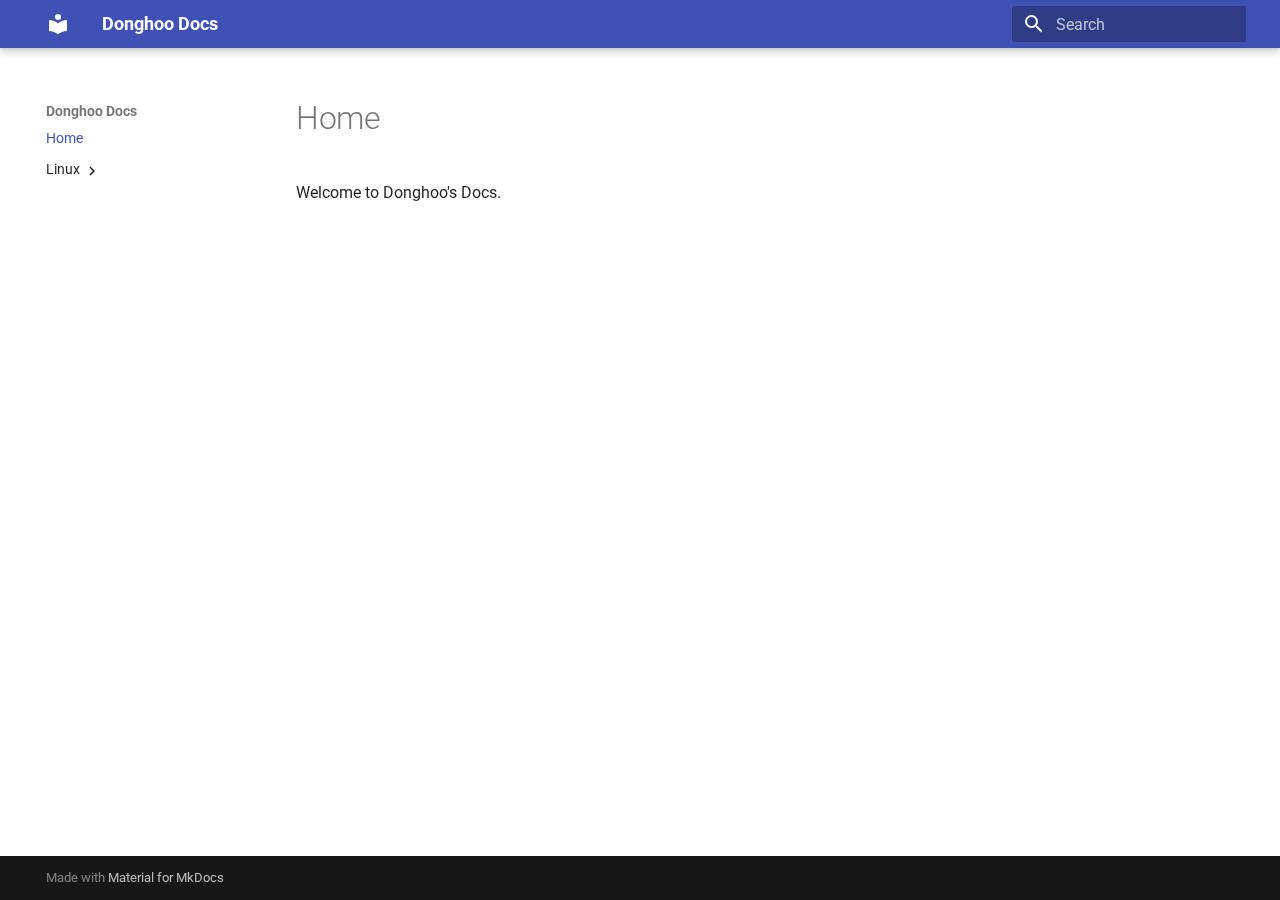
<file: index.html>
<!doctype html>
<html lang="en" class="no-js">
  <head>
    
      <meta charset="utf-8">
      <meta name="viewport" content="width=device-width,initial-scale=1">
      
      
      
        <link rel="canonical" href="https://donghoo03.github.io/">
      
      
      
        <link rel="next" href="linux/MkDocs%EB%A1%9C%20GitHub%20Pages%20%EA%B5%AC%EC%B6%95%ED%95%98%EA%B8%B0/">
      
      
        
      
      
      <link rel="icon" href="assets/images/favicon.png">
      <meta name="generator" content="mkdocs-1.6.1, mkdocs-material-9.7.1">
    
    
      
        <title>Donghoo Docs</title>
      
    
    
      <link rel="stylesheet" href="assets/stylesheets/main.484c7ddc.min.css">
      
      


    
    
      
    
    
      
        
        
        <link rel="preconnect" href="https://fonts.gstatic.com" crossorigin>
        <link rel="stylesheet" href="https://fonts.googleapis.com/css?family=Roboto:300,300i,400,400i,700,700i%7CRoboto+Mono:400,400i,700,700i&display=fallback">
        <style>:root{--md-text-font:"Roboto";--md-code-font:"Roboto Mono"}</style>
      
    
    
      <link rel="stylesheet" href="assets/stylesheets/extra.css">
    
    <script>__md_scope=new URL(".",location),__md_hash=e=>[...e].reduce(((e,_)=>(e<<5)-e+_.charCodeAt(0)),0),__md_get=(e,_=localStorage,t=__md_scope)=>JSON.parse(_.getItem(t.pathname+"."+e)),__md_set=(e,_,t=localStorage,a=__md_scope)=>{try{t.setItem(a.pathname+"."+e,JSON.stringify(_))}catch(e){}}</script>
    
      

    
    
  </head>
  
  
    <body dir="ltr">
  
    
    <input class="md-toggle" data-md-toggle="drawer" type="checkbox" id="__drawer" autocomplete="off">
    <input class="md-toggle" data-md-toggle="search" type="checkbox" id="__search" autocomplete="off">
    <label class="md-overlay" for="__drawer"></label>
    <div data-md-component="skip">
      
        
        <a href="#home" class="md-skip">
          Skip to content
        </a>
      
    </div>
    <div data-md-component="announce">
      
    </div>
    
    
      

  

<header class="md-header md-header--shadow" data-md-component="header">
  <nav class="md-header__inner md-grid" aria-label="Header">
    <a href="." title="Donghoo Docs" class="md-header__button md-logo" aria-label="Donghoo Docs" data-md-component="logo">
      
  
  <svg xmlns="http://www.w3.org/2000/svg" viewBox="0 0 24 24"><path d="M12 8a3 3 0 0 0 3-3 3 3 0 0 0-3-3 3 3 0 0 0-3 3 3 3 0 0 0 3 3m0 3.54C9.64 9.35 6.5 8 3 8v11c3.5 0 6.64 1.35 9 3.54 2.36-2.19 5.5-3.54 9-3.54V8c-3.5 0-6.64 1.35-9 3.54"/></svg>

    </a>
    <label class="md-header__button md-icon" for="__drawer">
      
      <svg xmlns="http://www.w3.org/2000/svg" viewBox="0 0 24 24"><path d="M3 6h18v2H3zm0 5h18v2H3zm0 5h18v2H3z"/></svg>
    </label>
    <div class="md-header__title" data-md-component="header-title">
      <div class="md-header__ellipsis">
        <div class="md-header__topic">
          <span class="md-ellipsis">
            Donghoo Docs
          </span>
        </div>
        <div class="md-header__topic" data-md-component="header-topic">
          <span class="md-ellipsis">
            
              Home
            
          </span>
        </div>
      </div>
    </div>
    
    
      <script>var palette=__md_get("__palette");if(palette&&palette.color){if("(prefers-color-scheme)"===palette.color.media){var media=matchMedia("(prefers-color-scheme: light)"),input=document.querySelector(media.matches?"[data-md-color-media='(prefers-color-scheme: light)']":"[data-md-color-media='(prefers-color-scheme: dark)']");palette.color.media=input.getAttribute("data-md-color-media"),palette.color.scheme=input.getAttribute("data-md-color-scheme"),palette.color.primary=input.getAttribute("data-md-color-primary"),palette.color.accent=input.getAttribute("data-md-color-accent")}for(var[key,value]of Object.entries(palette.color))document.body.setAttribute("data-md-color-"+key,value)}</script>
    
    
    
      
      
        <label class="md-header__button md-icon" for="__search">
          
          <svg xmlns="http://www.w3.org/2000/svg" viewBox="0 0 24 24"><path d="M9.5 3A6.5 6.5 0 0 1 16 9.5c0 1.61-.59 3.09-1.56 4.23l.27.27h.79l5 5-1.5 1.5-5-5v-.79l-.27-.27A6.52 6.52 0 0 1 9.5 16 6.5 6.5 0 0 1 3 9.5 6.5 6.5 0 0 1 9.5 3m0 2C7 5 5 7 5 9.5S7 14 9.5 14 14 12 14 9.5 12 5 9.5 5"/></svg>
        </label>
        <div class="md-search" data-md-component="search" role="dialog">
  <label class="md-search__overlay" for="__search"></label>
  <div class="md-search__inner" role="search">
    <form class="md-search__form" name="search">
      <input type="text" class="md-search__input" name="query" aria-label="Search" placeholder="Search" autocapitalize="off" autocorrect="off" autocomplete="off" spellcheck="false" data-md-component="search-query" required>
      <label class="md-search__icon md-icon" for="__search">
        
        <svg xmlns="http://www.w3.org/2000/svg" viewBox="0 0 24 24"><path d="M9.5 3A6.5 6.5 0 0 1 16 9.5c0 1.61-.59 3.09-1.56 4.23l.27.27h.79l5 5-1.5 1.5-5-5v-.79l-.27-.27A6.52 6.52 0 0 1 9.5 16 6.5 6.5 0 0 1 3 9.5 6.5 6.5 0 0 1 9.5 3m0 2C7 5 5 7 5 9.5S7 14 9.5 14 14 12 14 9.5 12 5 9.5 5"/></svg>
        
        <svg xmlns="http://www.w3.org/2000/svg" viewBox="0 0 24 24"><path d="M20 11v2H8l5.5 5.5-1.42 1.42L4.16 12l7.92-7.92L13.5 5.5 8 11z"/></svg>
      </label>
      <nav class="md-search__options" aria-label="Search">
        
        <button type="reset" class="md-search__icon md-icon" title="Clear" aria-label="Clear" tabindex="-1">
          
          <svg xmlns="http://www.w3.org/2000/svg" viewBox="0 0 24 24"><path d="M19 6.41 17.59 5 12 10.59 6.41 5 5 6.41 10.59 12 5 17.59 6.41 19 12 13.41 17.59 19 19 17.59 13.41 12z"/></svg>
        </button>
      </nav>
      
    </form>
    <div class="md-search__output">
      <div class="md-search__scrollwrap" tabindex="0" data-md-scrollfix>
        <div class="md-search-result" data-md-component="search-result">
          <div class="md-search-result__meta">
            Initializing search
          </div>
          <ol class="md-search-result__list" role="presentation"></ol>
        </div>
      </div>
    </div>
  </div>
</div>
      
    
    
  </nav>
  
</header>
    
    <div class="md-container" data-md-component="container">
      
      
        
          
        
      
      <main class="md-main" data-md-component="main">
        <div class="md-main__inner md-grid">
          
            
              
              <div class="md-sidebar md-sidebar--primary" data-md-component="sidebar" data-md-type="navigation" >
                <div class="md-sidebar__scrollwrap">
                  <div class="md-sidebar__inner">
                    



<nav class="md-nav md-nav--primary" aria-label="Navigation" data-md-level="0">
  <label class="md-nav__title" for="__drawer">
    <a href="." title="Donghoo Docs" class="md-nav__button md-logo" aria-label="Donghoo Docs" data-md-component="logo">
      
  
  <svg xmlns="http://www.w3.org/2000/svg" viewBox="0 0 24 24"><path d="M12 8a3 3 0 0 0 3-3 3 3 0 0 0-3-3 3 3 0 0 0-3 3 3 3 0 0 0 3 3m0 3.54C9.64 9.35 6.5 8 3 8v11c3.5 0 6.64 1.35 9 3.54 2.36-2.19 5.5-3.54 9-3.54V8c-3.5 0-6.64 1.35-9 3.54"/></svg>

    </a>
    Donghoo Docs
  </label>
  
  <ul class="md-nav__list" data-md-scrollfix>
    
      
      
  
  
    
  
  
  
    <li class="md-nav__item md-nav__item--active">
      
      <input class="md-nav__toggle md-toggle" type="checkbox" id="__toc">
      
      
        
      
      
      <a href="." class="md-nav__link md-nav__link--active">
        
  
  
  <span class="md-ellipsis">
    
  
    Home
  

    
  </span>
  
  

      </a>
      
    </li>
  

    
      
      
  
  
  
  
    
    
    
    
    
    <li class="md-nav__item md-nav__item--nested">
      
        
        
        <input class="md-nav__toggle md-toggle " type="checkbox" id="__nav_2" >
        
          
          <label class="md-nav__link" for="__nav_2" id="__nav_2_label" tabindex="0">
            
  
  
  <span class="md-ellipsis">
    
  
    Linux
  

    
  </span>
  
  

            <span class="md-nav__icon md-icon"></span>
          </label>
        
        <nav class="md-nav" data-md-level="1" aria-labelledby="__nav_2_label" aria-expanded="false">
          <label class="md-nav__title" for="__nav_2">
            <span class="md-nav__icon md-icon"></span>
            
  
    Linux
  

          </label>
          <ul class="md-nav__list" data-md-scrollfix>
            
              
                
  
  
  
  
    <li class="md-nav__item">
      <a href="linux/MkDocs%EB%A1%9C%20GitHub%20Pages%20%EA%B5%AC%EC%B6%95%ED%95%98%EA%B8%B0/" class="md-nav__link">
        
  
  
  <span class="md-ellipsis">
    
  
    Mkdocs로 Github Pages 구축하기
  

    
  </span>
  
  

      </a>
    </li>
  

              
            
              
                
  
  
  
  
    <li class="md-nav__item">
      <a href="linux/Test_visibility/" class="md-nav__link">
        
  
  
  <span class="md-ellipsis">
    
  
    Test Visibility
  

    
  </span>
  
  

      </a>
    </li>
  

              
            
          </ul>
        </nav>
      
    </li>
  

    
  </ul>
</nav>
                  </div>
                </div>
              </div>
            
            
              
              <div class="md-sidebar md-sidebar--secondary" data-md-component="sidebar" data-md-type="toc" >
                <div class="md-sidebar__scrollwrap">
                  <div class="md-sidebar__inner">
                    

<nav class="md-nav md-nav--secondary" aria-label="Table of contents">
  
  
  
    
  
  
</nav>
                  </div>
                </div>
              </div>
            
          
          
            <div class="md-content" data-md-component="content">
              
              <article class="md-content__inner md-typeset">
                
                  



<h1 id="home">Home</h1>
<p>Welcome to Donghoo's Docs.</p>







  
  






                
              </article>
            </div>
          
          
<script>var target=document.getElementById(location.hash.slice(1));target&&target.name&&(target.checked=target.name.startsWith("__tabbed_"))</script>
        </div>
        
      </main>
      
        <footer class="md-footer">
  
  <div class="md-footer-meta md-typeset">
    <div class="md-footer-meta__inner md-grid">
      <div class="md-copyright">
  
  
    Made with
    <a href="https://squidfunk.github.io/mkdocs-material/" target="_blank" rel="noopener">
      Material for MkDocs
    </a>
  
</div>
      
    </div>
  </div>
</footer>
      
    </div>
    <div class="md-dialog" data-md-component="dialog">
      <div class="md-dialog__inner md-typeset"></div>
    </div>
    
    
    
      
      
      <script id="__config" type="application/json">{"annotate": null, "base": ".", "features": [], "search": "assets/javascripts/workers/search.2c215733.min.js", "tags": null, "translations": {"clipboard.copied": "Copied to clipboard", "clipboard.copy": "Copy to clipboard", "search.result.more.one": "1 more on this page", "search.result.more.other": "# more on this page", "search.result.none": "No matching documents", "search.result.one": "1 matching document", "search.result.other": "# matching documents", "search.result.placeholder": "Type to start searching", "search.result.term.missing": "Missing", "select.version": "Select version"}, "version": null}</script>
    
    
      <script src="assets/javascripts/bundle.79ae519e.min.js"></script>
      
        <script src="assets/javascripts/marquee.js"></script>
      
    
  </body>
</html>
</file>
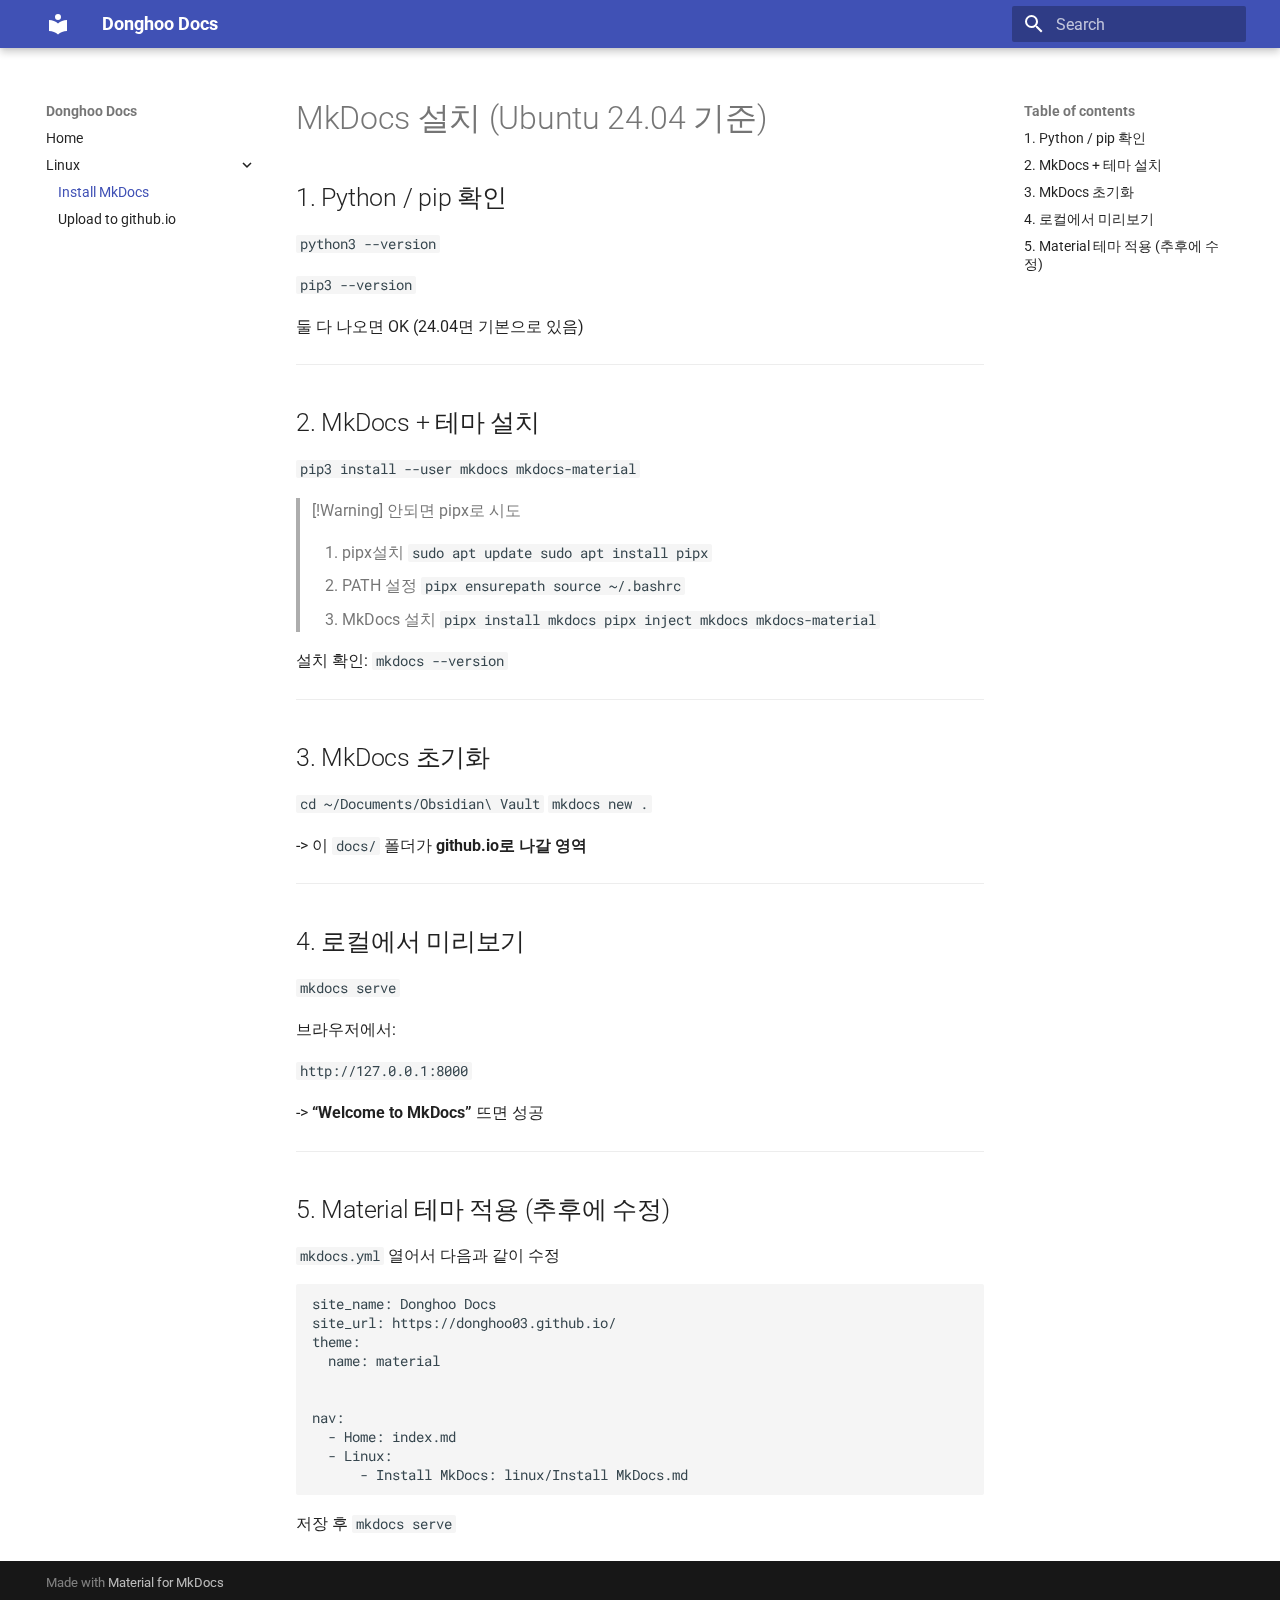
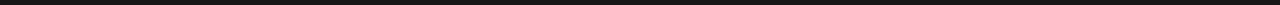
<file: linux/Install MkDocs/index.html>
<!doctype html>
<html lang="en" class="no-js">
  <head>
    
      <meta charset="utf-8">
      <meta name="viewport" content="width=device-width,initial-scale=1">
      
      
      
        <link rel="canonical" href="https://donghoo03.github.io/linux/Install%20MkDocs/">
      
      
        <link rel="prev" href="../..">
      
      
        <link rel="next" href="../Upload%20to%20github.io/">
      
      
        
      
      
      <link rel="icon" href="../../assets/images/favicon.png">
      <meta name="generator" content="mkdocs-1.6.1, mkdocs-material-9.7.1">
    
    
      
        <title>Install MkDocs - Donghoo Docs</title>
      
    
    
      <link rel="stylesheet" href="../../assets/stylesheets/main.484c7ddc.min.css">
      
      


    
    
      
    
    
      
        
        
        <link rel="preconnect" href="https://fonts.gstatic.com" crossorigin>
        <link rel="stylesheet" href="https://fonts.googleapis.com/css?family=Roboto:300,300i,400,400i,700,700i%7CRoboto+Mono:400,400i,700,700i&display=fallback">
        <style>:root{--md-text-font:"Roboto";--md-code-font:"Roboto Mono"}</style>
      
    
    
    <script>__md_scope=new URL("../..",location),__md_hash=e=>[...e].reduce(((e,_)=>(e<<5)-e+_.charCodeAt(0)),0),__md_get=(e,_=localStorage,t=__md_scope)=>JSON.parse(_.getItem(t.pathname+"."+e)),__md_set=(e,_,t=localStorage,a=__md_scope)=>{try{t.setItem(a.pathname+"."+e,JSON.stringify(_))}catch(e){}}</script>
    
      

    
    
  </head>
  
  
    <body dir="ltr">
  
    
    <input class="md-toggle" data-md-toggle="drawer" type="checkbox" id="__drawer" autocomplete="off">
    <input class="md-toggle" data-md-toggle="search" type="checkbox" id="__search" autocomplete="off">
    <label class="md-overlay" for="__drawer"></label>
    <div data-md-component="skip">
      
        
        <a href="#mkdocs-ubuntu-2404" class="md-skip">
          Skip to content
        </a>
      
    </div>
    <div data-md-component="announce">
      
    </div>
    
    
      

  

<header class="md-header md-header--shadow" data-md-component="header">
  <nav class="md-header__inner md-grid" aria-label="Header">
    <a href="../.." title="Donghoo Docs" class="md-header__button md-logo" aria-label="Donghoo Docs" data-md-component="logo">
      
  
  <svg xmlns="http://www.w3.org/2000/svg" viewBox="0 0 24 24"><path d="M12 8a3 3 0 0 0 3-3 3 3 0 0 0-3-3 3 3 0 0 0-3 3 3 3 0 0 0 3 3m0 3.54C9.64 9.35 6.5 8 3 8v11c3.5 0 6.64 1.35 9 3.54 2.36-2.19 5.5-3.54 9-3.54V8c-3.5 0-6.64 1.35-9 3.54"/></svg>

    </a>
    <label class="md-header__button md-icon" for="__drawer">
      
      <svg xmlns="http://www.w3.org/2000/svg" viewBox="0 0 24 24"><path d="M3 6h18v2H3zm0 5h18v2H3zm0 5h18v2H3z"/></svg>
    </label>
    <div class="md-header__title" data-md-component="header-title">
      <div class="md-header__ellipsis">
        <div class="md-header__topic">
          <span class="md-ellipsis">
            Donghoo Docs
          </span>
        </div>
        <div class="md-header__topic" data-md-component="header-topic">
          <span class="md-ellipsis">
            
              Install MkDocs
            
          </span>
        </div>
      </div>
    </div>
    
    
      <script>var palette=__md_get("__palette");if(palette&&palette.color){if("(prefers-color-scheme)"===palette.color.media){var media=matchMedia("(prefers-color-scheme: light)"),input=document.querySelector(media.matches?"[data-md-color-media='(prefers-color-scheme: light)']":"[data-md-color-media='(prefers-color-scheme: dark)']");palette.color.media=input.getAttribute("data-md-color-media"),palette.color.scheme=input.getAttribute("data-md-color-scheme"),palette.color.primary=input.getAttribute("data-md-color-primary"),palette.color.accent=input.getAttribute("data-md-color-accent")}for(var[key,value]of Object.entries(palette.color))document.body.setAttribute("data-md-color-"+key,value)}</script>
    
    
    
      
      
        <label class="md-header__button md-icon" for="__search">
          
          <svg xmlns="http://www.w3.org/2000/svg" viewBox="0 0 24 24"><path d="M9.5 3A6.5 6.5 0 0 1 16 9.5c0 1.61-.59 3.09-1.56 4.23l.27.27h.79l5 5-1.5 1.5-5-5v-.79l-.27-.27A6.52 6.52 0 0 1 9.5 16 6.5 6.5 0 0 1 3 9.5 6.5 6.5 0 0 1 9.5 3m0 2C7 5 5 7 5 9.5S7 14 9.5 14 14 12 14 9.5 12 5 9.5 5"/></svg>
        </label>
        <div class="md-search" data-md-component="search" role="dialog">
  <label class="md-search__overlay" for="__search"></label>
  <div class="md-search__inner" role="search">
    <form class="md-search__form" name="search">
      <input type="text" class="md-search__input" name="query" aria-label="Search" placeholder="Search" autocapitalize="off" autocorrect="off" autocomplete="off" spellcheck="false" data-md-component="search-query" required>
      <label class="md-search__icon md-icon" for="__search">
        
        <svg xmlns="http://www.w3.org/2000/svg" viewBox="0 0 24 24"><path d="M9.5 3A6.5 6.5 0 0 1 16 9.5c0 1.61-.59 3.09-1.56 4.23l.27.27h.79l5 5-1.5 1.5-5-5v-.79l-.27-.27A6.52 6.52 0 0 1 9.5 16 6.5 6.5 0 0 1 3 9.5 6.5 6.5 0 0 1 9.5 3m0 2C7 5 5 7 5 9.5S7 14 9.5 14 14 12 14 9.5 12 5 9.5 5"/></svg>
        
        <svg xmlns="http://www.w3.org/2000/svg" viewBox="0 0 24 24"><path d="M20 11v2H8l5.5 5.5-1.42 1.42L4.16 12l7.92-7.92L13.5 5.5 8 11z"/></svg>
      </label>
      <nav class="md-search__options" aria-label="Search">
        
        <button type="reset" class="md-search__icon md-icon" title="Clear" aria-label="Clear" tabindex="-1">
          
          <svg xmlns="http://www.w3.org/2000/svg" viewBox="0 0 24 24"><path d="M19 6.41 17.59 5 12 10.59 6.41 5 5 6.41 10.59 12 5 17.59 6.41 19 12 13.41 17.59 19 19 17.59 13.41 12z"/></svg>
        </button>
      </nav>
      
    </form>
    <div class="md-search__output">
      <div class="md-search__scrollwrap" tabindex="0" data-md-scrollfix>
        <div class="md-search-result" data-md-component="search-result">
          <div class="md-search-result__meta">
            Initializing search
          </div>
          <ol class="md-search-result__list" role="presentation"></ol>
        </div>
      </div>
    </div>
  </div>
</div>
      
    
    
  </nav>
  
</header>
    
    <div class="md-container" data-md-component="container">
      
      
        
          
        
      
      <main class="md-main" data-md-component="main">
        <div class="md-main__inner md-grid">
          
            
              
              <div class="md-sidebar md-sidebar--primary" data-md-component="sidebar" data-md-type="navigation" >
                <div class="md-sidebar__scrollwrap">
                  <div class="md-sidebar__inner">
                    



<nav class="md-nav md-nav--primary" aria-label="Navigation" data-md-level="0">
  <label class="md-nav__title" for="__drawer">
    <a href="../.." title="Donghoo Docs" class="md-nav__button md-logo" aria-label="Donghoo Docs" data-md-component="logo">
      
  
  <svg xmlns="http://www.w3.org/2000/svg" viewBox="0 0 24 24"><path d="M12 8a3 3 0 0 0 3-3 3 3 0 0 0-3-3 3 3 0 0 0-3 3 3 3 0 0 0 3 3m0 3.54C9.64 9.35 6.5 8 3 8v11c3.5 0 6.64 1.35 9 3.54 2.36-2.19 5.5-3.54 9-3.54V8c-3.5 0-6.64 1.35-9 3.54"/></svg>

    </a>
    Donghoo Docs
  </label>
  
  <ul class="md-nav__list" data-md-scrollfix>
    
      
      
  
  
  
  
    <li class="md-nav__item">
      <a href="../.." class="md-nav__link">
        
  
  
  <span class="md-ellipsis">
    
  
    Home
  

    
  </span>
  
  

      </a>
    </li>
  

    
      
      
  
  
    
  
  
  
    
    
    
    
    
    <li class="md-nav__item md-nav__item--active md-nav__item--nested">
      
        
        
        <input class="md-nav__toggle md-toggle " type="checkbox" id="__nav_2" checked>
        
          
          <label class="md-nav__link" for="__nav_2" id="__nav_2_label" tabindex="0">
            
  
  
  <span class="md-ellipsis">
    
  
    Linux
  

    
  </span>
  
  

            <span class="md-nav__icon md-icon"></span>
          </label>
        
        <nav class="md-nav" data-md-level="1" aria-labelledby="__nav_2_label" aria-expanded="true">
          <label class="md-nav__title" for="__nav_2">
            <span class="md-nav__icon md-icon"></span>
            
  
    Linux
  

          </label>
          <ul class="md-nav__list" data-md-scrollfix>
            
              
                
  
  
    
  
  
  
    <li class="md-nav__item md-nav__item--active">
      
      <input class="md-nav__toggle md-toggle" type="checkbox" id="__toc">
      
      
        
      
      
        <label class="md-nav__link md-nav__link--active" for="__toc">
          
  
  
  <span class="md-ellipsis">
    
  
    Install MkDocs
  

    
  </span>
  
  

          <span class="md-nav__icon md-icon"></span>
        </label>
      
      <a href="./" class="md-nav__link md-nav__link--active">
        
  
  
  <span class="md-ellipsis">
    
  
    Install MkDocs
  

    
  </span>
  
  

      </a>
      
        

<nav class="md-nav md-nav--secondary" aria-label="Table of contents">
  
  
  
    
  
  
    <label class="md-nav__title" for="__toc">
      <span class="md-nav__icon md-icon"></span>
      Table of contents
    </label>
    <ul class="md-nav__list" data-md-component="toc" data-md-scrollfix>
      
        <li class="md-nav__item">
  <a href="#1-python-pip" class="md-nav__link">
    <span class="md-ellipsis">
      
        1. Python / pip 확인
      
    </span>
  </a>
  
</li>
      
        <li class="md-nav__item">
  <a href="#2-mkdocs" class="md-nav__link">
    <span class="md-ellipsis">
      
        2. MkDocs + 테마 설치
      
    </span>
  </a>
  
</li>
      
        <li class="md-nav__item">
  <a href="#3-mkdocs" class="md-nav__link">
    <span class="md-ellipsis">
      
        3. MkDocs 초기화
      
    </span>
  </a>
  
</li>
      
        <li class="md-nav__item">
  <a href="#4" class="md-nav__link">
    <span class="md-ellipsis">
      
        4. 로컬에서 미리보기
      
    </span>
  </a>
  
</li>
      
        <li class="md-nav__item">
  <a href="#5-material" class="md-nav__link">
    <span class="md-ellipsis">
      
        5. Material 테마 적용 (추후에 수정)
      
    </span>
  </a>
  
</li>
      
    </ul>
  
</nav>
      
    </li>
  

              
            
              
                
  
  
  
  
    <li class="md-nav__item">
      <a href="../Upload%20to%20github.io/" class="md-nav__link">
        
  
  
  <span class="md-ellipsis">
    
  
    Upload to github.io
  

    
  </span>
  
  

      </a>
    </li>
  

              
            
          </ul>
        </nav>
      
    </li>
  

    
  </ul>
</nav>
                  </div>
                </div>
              </div>
            
            
              
              <div class="md-sidebar md-sidebar--secondary" data-md-component="sidebar" data-md-type="toc" >
                <div class="md-sidebar__scrollwrap">
                  <div class="md-sidebar__inner">
                    

<nav class="md-nav md-nav--secondary" aria-label="Table of contents">
  
  
  
    
  
  
    <label class="md-nav__title" for="__toc">
      <span class="md-nav__icon md-icon"></span>
      Table of contents
    </label>
    <ul class="md-nav__list" data-md-component="toc" data-md-scrollfix>
      
        <li class="md-nav__item">
  <a href="#1-python-pip" class="md-nav__link">
    <span class="md-ellipsis">
      
        1. Python / pip 확인
      
    </span>
  </a>
  
</li>
      
        <li class="md-nav__item">
  <a href="#2-mkdocs" class="md-nav__link">
    <span class="md-ellipsis">
      
        2. MkDocs + 테마 설치
      
    </span>
  </a>
  
</li>
      
        <li class="md-nav__item">
  <a href="#3-mkdocs" class="md-nav__link">
    <span class="md-ellipsis">
      
        3. MkDocs 초기화
      
    </span>
  </a>
  
</li>
      
        <li class="md-nav__item">
  <a href="#4" class="md-nav__link">
    <span class="md-ellipsis">
      
        4. 로컬에서 미리보기
      
    </span>
  </a>
  
</li>
      
        <li class="md-nav__item">
  <a href="#5-material" class="md-nav__link">
    <span class="md-ellipsis">
      
        5. Material 테마 적용 (추후에 수정)
      
    </span>
  </a>
  
</li>
      
    </ul>
  
</nav>
                  </div>
                </div>
              </div>
            
          
          
            <div class="md-content" data-md-component="content">
              
              <article class="md-content__inner md-typeset">
                
                  



<h1 id="mkdocs-ubuntu-2404">MkDocs 설치 (Ubuntu 24.04 기준)</h1>
<h2 id="1-python-pip">1. Python / pip 확인</h2>
<p><code>python3 --version</code> </p>
<p><code>pip3 --version</code></p>
<p>둘 다 나오면 OK   (24.04면 기본으로 있음)</p>
<hr />
<h2 id="2-mkdocs">2. MkDocs + 테마 설치</h2>
<p><code>pip3 install --user mkdocs mkdocs-material</code></p>
<blockquote>
<p>[!Warning] 안되면 pipx로 시도</p>
<ol>
<li>pipx설치
<code>sudo apt update
sudo apt install pipx</code></li>
<li>PATH 설정
<code>pipx ensurepath
source ~/.bashrc</code></li>
<li>MkDocs 설치
<code>pipx install mkdocs
pipx inject mkdocs mkdocs-material</code></li>
</ol>
</blockquote>
<p>설치 확인:
<code>mkdocs --version</code></p>
<hr />
<h2 id="3-mkdocs">3. MkDocs 초기화</h2>
<p><code>cd ~/Documents/Obsidian\ Vault</code>
<code>mkdocs new .</code></p>
<p>-&gt; 이 <code>docs/</code> 폴더가 <strong>github.io로 나갈 영역</strong></p>
<hr />
<h2 id="4">4. 로컬에서 미리보기</h2>
<p><code>mkdocs serve</code></p>
<p>브라우저에서:</p>
<p><code>http://127.0.0.1:8000</code></p>
<p>-&gt; <strong>“Welcome to MkDocs”</strong> 뜨면 성공 </p>
<hr />
<h2 id="5-material">5. Material 테마 적용 (추후에 수정)</h2>
<p><code>mkdocs.yml</code> 열어서 다음과 같이 수정</p>
<pre><code>site_name: Donghoo Docs
site_url: https://donghoo03.github.io/
theme:
  name: material      


nav:
  - Home: index.md
  - Linux:
      - Install MkDocs: linux/Install MkDocs.md
</code></pre>
<p>저장 후  <code>mkdocs serve</code></p>












                
              </article>
            </div>
          
          
<script>var target=document.getElementById(location.hash.slice(1));target&&target.name&&(target.checked=target.name.startsWith("__tabbed_"))</script>
        </div>
        
      </main>
      
        <footer class="md-footer">
  
  <div class="md-footer-meta md-typeset">
    <div class="md-footer-meta__inner md-grid">
      <div class="md-copyright">
  
  
    Made with
    <a href="https://squidfunk.github.io/mkdocs-material/" target="_blank" rel="noopener">
      Material for MkDocs
    </a>
  
</div>
      
    </div>
  </div>
</footer>
      
    </div>
    <div class="md-dialog" data-md-component="dialog">
      <div class="md-dialog__inner md-typeset"></div>
    </div>
    
    
    
      
      
      <script id="__config" type="application/json">{"annotate": null, "base": "../..", "features": [], "search": "../../assets/javascripts/workers/search.2c215733.min.js", "tags": null, "translations": {"clipboard.copied": "Copied to clipboard", "clipboard.copy": "Copy to clipboard", "search.result.more.one": "1 more on this page", "search.result.more.other": "# more on this page", "search.result.none": "No matching documents", "search.result.one": "1 matching document", "search.result.other": "# matching documents", "search.result.placeholder": "Type to start searching", "search.result.term.missing": "Missing", "select.version": "Select version"}, "version": null}</script>
    
    
      <script src="../../assets/javascripts/bundle.79ae519e.min.js"></script>
      
    
  </body>
</html>
</file>
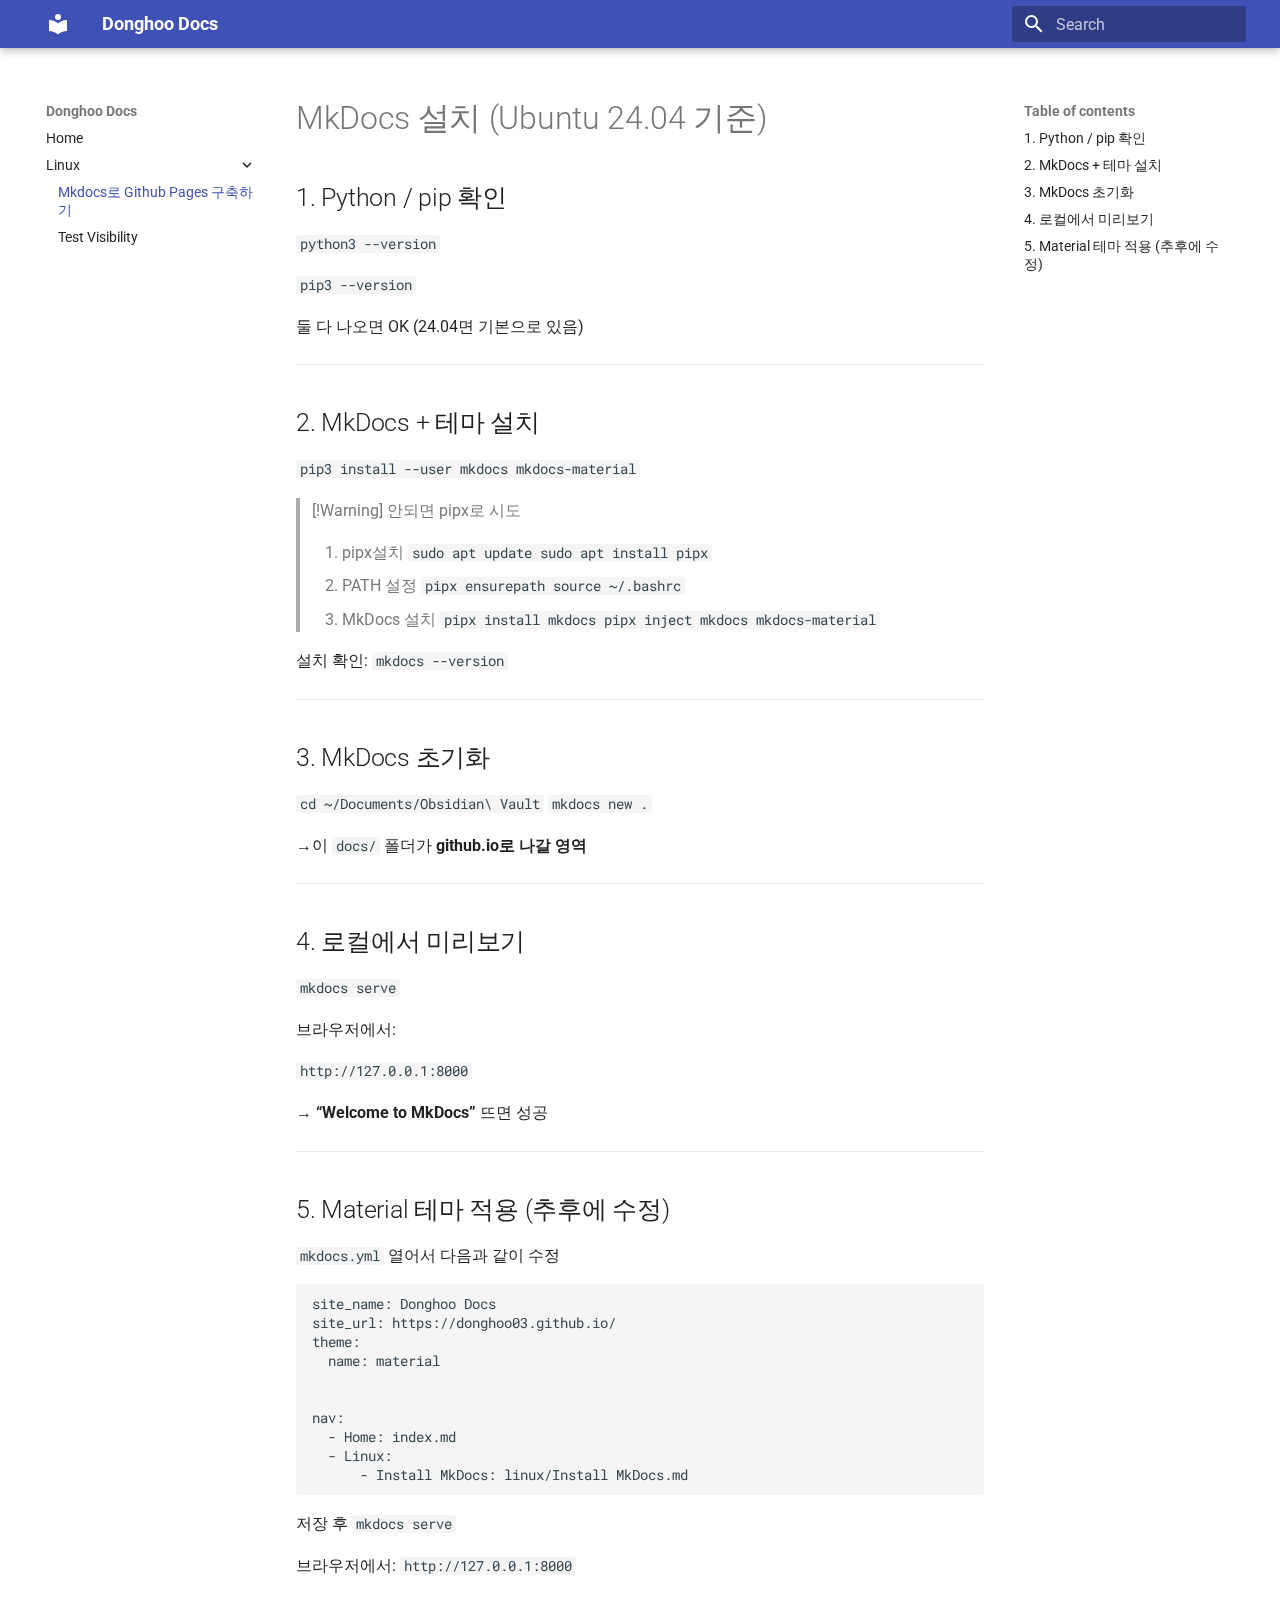
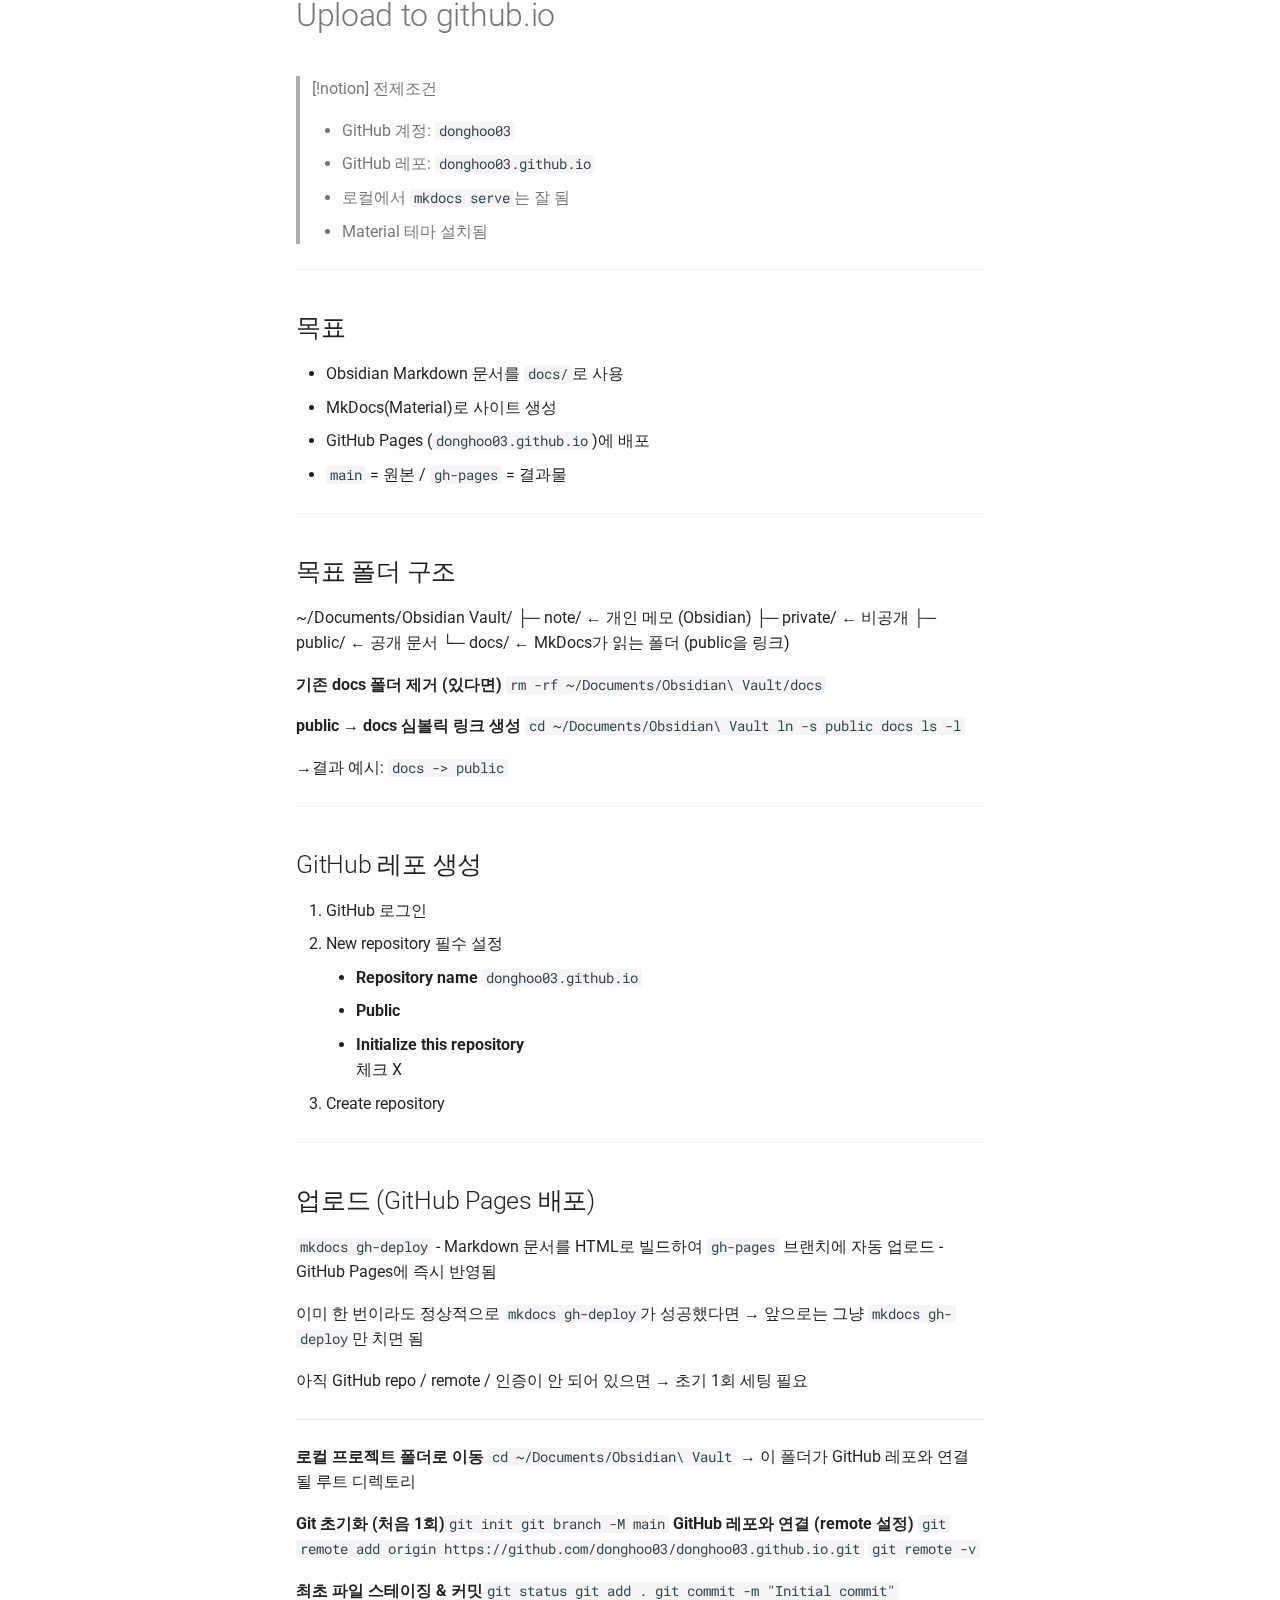
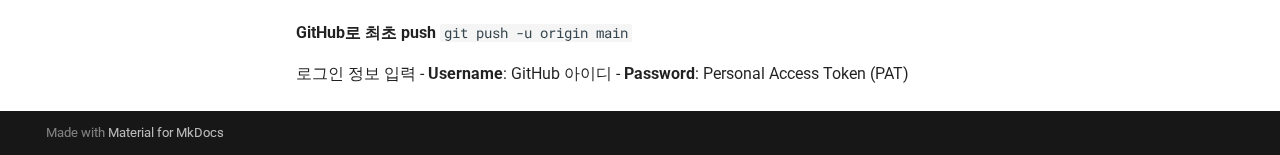
<file: linux/MkDocs로 GitHub Pages 구축하기/index.html>
<!doctype html>
<html lang="en" class="no-js">
  <head>
    
      <meta charset="utf-8">
      <meta name="viewport" content="width=device-width,initial-scale=1">
      
      
      
        <link rel="canonical" href="https://donghoo03.github.io/linux/MkDocs%EB%A1%9C%20GitHub%20Pages%20%EA%B5%AC%EC%B6%95%ED%95%98%EA%B8%B0/">
      
      
        <link rel="prev" href="../..">
      
      
        <link rel="next" href="../Test_visibility/">
      
      
        
      
      
      <link rel="icon" href="../../assets/images/favicon.png">
      <meta name="generator" content="mkdocs-1.6.1, mkdocs-material-9.7.1">
    
    
      
        <title>Mkdocs로 Github Pages 구축하기 - Donghoo Docs</title>
      
    
    
      <link rel="stylesheet" href="../../assets/stylesheets/main.484c7ddc.min.css">
      
      


    
    
      
    
    
      
        
        
        <link rel="preconnect" href="https://fonts.gstatic.com" crossorigin>
        <link rel="stylesheet" href="https://fonts.googleapis.com/css?family=Roboto:300,300i,400,400i,700,700i%7CRoboto+Mono:400,400i,700,700i&display=fallback">
        <style>:root{--md-text-font:"Roboto";--md-code-font:"Roboto Mono"}</style>
      
    
    
    <script>__md_scope=new URL("../..",location),__md_hash=e=>[...e].reduce(((e,_)=>(e<<5)-e+_.charCodeAt(0)),0),__md_get=(e,_=localStorage,t=__md_scope)=>JSON.parse(_.getItem(t.pathname+"."+e)),__md_set=(e,_,t=localStorage,a=__md_scope)=>{try{t.setItem(a.pathname+"."+e,JSON.stringify(_))}catch(e){}}</script>
    
      

    
    
  </head>
  
  
    <body dir="ltr">
  
    
    <input class="md-toggle" data-md-toggle="drawer" type="checkbox" id="__drawer" autocomplete="off">
    <input class="md-toggle" data-md-toggle="search" type="checkbox" id="__search" autocomplete="off">
    <label class="md-overlay" for="__drawer"></label>
    <div data-md-component="skip">
      
        
        <a href="#mkdocs-ubuntu-2404" class="md-skip">
          Skip to content
        </a>
      
    </div>
    <div data-md-component="announce">
      
    </div>
    
    
      

  

<header class="md-header md-header--shadow" data-md-component="header">
  <nav class="md-header__inner md-grid" aria-label="Header">
    <a href="../.." title="Donghoo Docs" class="md-header__button md-logo" aria-label="Donghoo Docs" data-md-component="logo">
      
  
  <svg xmlns="http://www.w3.org/2000/svg" viewBox="0 0 24 24"><path d="M12 8a3 3 0 0 0 3-3 3 3 0 0 0-3-3 3 3 0 0 0-3 3 3 3 0 0 0 3 3m0 3.54C9.64 9.35 6.5 8 3 8v11c3.5 0 6.64 1.35 9 3.54 2.36-2.19 5.5-3.54 9-3.54V8c-3.5 0-6.64 1.35-9 3.54"/></svg>

    </a>
    <label class="md-header__button md-icon" for="__drawer">
      
      <svg xmlns="http://www.w3.org/2000/svg" viewBox="0 0 24 24"><path d="M3 6h18v2H3zm0 5h18v2H3zm0 5h18v2H3z"/></svg>
    </label>
    <div class="md-header__title" data-md-component="header-title">
      <div class="md-header__ellipsis">
        <div class="md-header__topic">
          <span class="md-ellipsis">
            Donghoo Docs
          </span>
        </div>
        <div class="md-header__topic" data-md-component="header-topic">
          <span class="md-ellipsis">
            
              Mkdocs로 Github Pages 구축하기
            
          </span>
        </div>
      </div>
    </div>
    
    
      <script>var palette=__md_get("__palette");if(palette&&palette.color){if("(prefers-color-scheme)"===palette.color.media){var media=matchMedia("(prefers-color-scheme: light)"),input=document.querySelector(media.matches?"[data-md-color-media='(prefers-color-scheme: light)']":"[data-md-color-media='(prefers-color-scheme: dark)']");palette.color.media=input.getAttribute("data-md-color-media"),palette.color.scheme=input.getAttribute("data-md-color-scheme"),palette.color.primary=input.getAttribute("data-md-color-primary"),palette.color.accent=input.getAttribute("data-md-color-accent")}for(var[key,value]of Object.entries(palette.color))document.body.setAttribute("data-md-color-"+key,value)}</script>
    
    
    
      
      
        <label class="md-header__button md-icon" for="__search">
          
          <svg xmlns="http://www.w3.org/2000/svg" viewBox="0 0 24 24"><path d="M9.5 3A6.5 6.5 0 0 1 16 9.5c0 1.61-.59 3.09-1.56 4.23l.27.27h.79l5 5-1.5 1.5-5-5v-.79l-.27-.27A6.52 6.52 0 0 1 9.5 16 6.5 6.5 0 0 1 3 9.5 6.5 6.5 0 0 1 9.5 3m0 2C7 5 5 7 5 9.5S7 14 9.5 14 14 12 14 9.5 12 5 9.5 5"/></svg>
        </label>
        <div class="md-search" data-md-component="search" role="dialog">
  <label class="md-search__overlay" for="__search"></label>
  <div class="md-search__inner" role="search">
    <form class="md-search__form" name="search">
      <input type="text" class="md-search__input" name="query" aria-label="Search" placeholder="Search" autocapitalize="off" autocorrect="off" autocomplete="off" spellcheck="false" data-md-component="search-query" required>
      <label class="md-search__icon md-icon" for="__search">
        
        <svg xmlns="http://www.w3.org/2000/svg" viewBox="0 0 24 24"><path d="M9.5 3A6.5 6.5 0 0 1 16 9.5c0 1.61-.59 3.09-1.56 4.23l.27.27h.79l5 5-1.5 1.5-5-5v-.79l-.27-.27A6.52 6.52 0 0 1 9.5 16 6.5 6.5 0 0 1 3 9.5 6.5 6.5 0 0 1 9.5 3m0 2C7 5 5 7 5 9.5S7 14 9.5 14 14 12 14 9.5 12 5 9.5 5"/></svg>
        
        <svg xmlns="http://www.w3.org/2000/svg" viewBox="0 0 24 24"><path d="M20 11v2H8l5.5 5.5-1.42 1.42L4.16 12l7.92-7.92L13.5 5.5 8 11z"/></svg>
      </label>
      <nav class="md-search__options" aria-label="Search">
        
        <button type="reset" class="md-search__icon md-icon" title="Clear" aria-label="Clear" tabindex="-1">
          
          <svg xmlns="http://www.w3.org/2000/svg" viewBox="0 0 24 24"><path d="M19 6.41 17.59 5 12 10.59 6.41 5 5 6.41 10.59 12 5 17.59 6.41 19 12 13.41 17.59 19 19 17.59 13.41 12z"/></svg>
        </button>
      </nav>
      
    </form>
    <div class="md-search__output">
      <div class="md-search__scrollwrap" tabindex="0" data-md-scrollfix>
        <div class="md-search-result" data-md-component="search-result">
          <div class="md-search-result__meta">
            Initializing search
          </div>
          <ol class="md-search-result__list" role="presentation"></ol>
        </div>
      </div>
    </div>
  </div>
</div>
      
    
    
  </nav>
  
</header>
    
    <div class="md-container" data-md-component="container">
      
      
        
          
        
      
      <main class="md-main" data-md-component="main">
        <div class="md-main__inner md-grid">
          
            
              
              <div class="md-sidebar md-sidebar--primary" data-md-component="sidebar" data-md-type="navigation" >
                <div class="md-sidebar__scrollwrap">
                  <div class="md-sidebar__inner">
                    



<nav class="md-nav md-nav--primary" aria-label="Navigation" data-md-level="0">
  <label class="md-nav__title" for="__drawer">
    <a href="../.." title="Donghoo Docs" class="md-nav__button md-logo" aria-label="Donghoo Docs" data-md-component="logo">
      
  
  <svg xmlns="http://www.w3.org/2000/svg" viewBox="0 0 24 24"><path d="M12 8a3 3 0 0 0 3-3 3 3 0 0 0-3-3 3 3 0 0 0-3 3 3 3 0 0 0 3 3m0 3.54C9.64 9.35 6.5 8 3 8v11c3.5 0 6.64 1.35 9 3.54 2.36-2.19 5.5-3.54 9-3.54V8c-3.5 0-6.64 1.35-9 3.54"/></svg>

    </a>
    Donghoo Docs
  </label>
  
  <ul class="md-nav__list" data-md-scrollfix>
    
      
      
  
  
  
  
    <li class="md-nav__item">
      <a href="../.." class="md-nav__link">
        
  
  
  <span class="md-ellipsis">
    
  
    Home
  

    
  </span>
  
  

      </a>
    </li>
  

    
      
      
  
  
    
  
  
  
    
    
    
    
    
    <li class="md-nav__item md-nav__item--active md-nav__item--nested">
      
        
        
        <input class="md-nav__toggle md-toggle " type="checkbox" id="__nav_2" checked>
        
          
          <label class="md-nav__link" for="__nav_2" id="__nav_2_label" tabindex="0">
            
  
  
  <span class="md-ellipsis">
    
  
    Linux
  

    
  </span>
  
  

            <span class="md-nav__icon md-icon"></span>
          </label>
        
        <nav class="md-nav" data-md-level="1" aria-labelledby="__nav_2_label" aria-expanded="true">
          <label class="md-nav__title" for="__nav_2">
            <span class="md-nav__icon md-icon"></span>
            
  
    Linux
  

          </label>
          <ul class="md-nav__list" data-md-scrollfix>
            
              
                
  
  
    
  
  
  
    <li class="md-nav__item md-nav__item--active">
      
      <input class="md-nav__toggle md-toggle" type="checkbox" id="__toc">
      
      
        
      
      
        <label class="md-nav__link md-nav__link--active" for="__toc">
          
  
  
  <span class="md-ellipsis">
    
  
    Mkdocs로 Github Pages 구축하기
  

    
  </span>
  
  

          <span class="md-nav__icon md-icon"></span>
        </label>
      
      <a href="./" class="md-nav__link md-nav__link--active">
        
  
  
  <span class="md-ellipsis">
    
  
    Mkdocs로 Github Pages 구축하기
  

    
  </span>
  
  

      </a>
      
        

<nav class="md-nav md-nav--secondary" aria-label="Table of contents">
  
  
  
    
  
  
    <label class="md-nav__title" for="__toc">
      <span class="md-nav__icon md-icon"></span>
      Table of contents
    </label>
    <ul class="md-nav__list" data-md-component="toc" data-md-scrollfix>
      
        <li class="md-nav__item">
  <a href="#1-python-pip" class="md-nav__link">
    <span class="md-ellipsis">
      
        1. Python / pip 확인
      
    </span>
  </a>
  
</li>
      
        <li class="md-nav__item">
  <a href="#2-mkdocs" class="md-nav__link">
    <span class="md-ellipsis">
      
        2. MkDocs + 테마 설치
      
    </span>
  </a>
  
</li>
      
        <li class="md-nav__item">
  <a href="#3-mkdocs" class="md-nav__link">
    <span class="md-ellipsis">
      
        3. MkDocs 초기화
      
    </span>
  </a>
  
</li>
      
        <li class="md-nav__item">
  <a href="#4" class="md-nav__link">
    <span class="md-ellipsis">
      
        4. 로컬에서 미리보기
      
    </span>
  </a>
  
</li>
      
        <li class="md-nav__item">
  <a href="#5-material" class="md-nav__link">
    <span class="md-ellipsis">
      
        5. Material 테마 적용 (추후에 수정)
      
    </span>
  </a>
  
</li>
      
    </ul>
  
</nav>
      
    </li>
  

              
            
              
                
  
  
  
  
    <li class="md-nav__item">
      <a href="../Test_visibility/" class="md-nav__link">
        
  
  
  <span class="md-ellipsis">
    
  
    Test Visibility
  

    
  </span>
  
  

      </a>
    </li>
  

              
            
          </ul>
        </nav>
      
    </li>
  

    
  </ul>
</nav>
                  </div>
                </div>
              </div>
            
            
              
              <div class="md-sidebar md-sidebar--secondary" data-md-component="sidebar" data-md-type="toc" >
                <div class="md-sidebar__scrollwrap">
                  <div class="md-sidebar__inner">
                    

<nav class="md-nav md-nav--secondary" aria-label="Table of contents">
  
  
  
    
  
  
    <label class="md-nav__title" for="__toc">
      <span class="md-nav__icon md-icon"></span>
      Table of contents
    </label>
    <ul class="md-nav__list" data-md-component="toc" data-md-scrollfix>
      
        <li class="md-nav__item">
  <a href="#1-python-pip" class="md-nav__link">
    <span class="md-ellipsis">
      
        1. Python / pip 확인
      
    </span>
  </a>
  
</li>
      
        <li class="md-nav__item">
  <a href="#2-mkdocs" class="md-nav__link">
    <span class="md-ellipsis">
      
        2. MkDocs + 테마 설치
      
    </span>
  </a>
  
</li>
      
        <li class="md-nav__item">
  <a href="#3-mkdocs" class="md-nav__link">
    <span class="md-ellipsis">
      
        3. MkDocs 초기화
      
    </span>
  </a>
  
</li>
      
        <li class="md-nav__item">
  <a href="#4" class="md-nav__link">
    <span class="md-ellipsis">
      
        4. 로컬에서 미리보기
      
    </span>
  </a>
  
</li>
      
        <li class="md-nav__item">
  <a href="#5-material" class="md-nav__link">
    <span class="md-ellipsis">
      
        5. Material 테마 적용 (추후에 수정)
      
    </span>
  </a>
  
</li>
      
    </ul>
  
</nav>
                  </div>
                </div>
              </div>
            
          
          
            <div class="md-content" data-md-component="content">
              
              <article class="md-content__inner md-typeset">
                
                  



<h1 id="mkdocs-ubuntu-2404">MkDocs 설치 (Ubuntu 24.04 기준)</h1>
<h2 id="1-python-pip">1. Python / pip 확인</h2>
<p><code>python3 --version</code> </p>
<p><code>pip3 --version</code></p>
<p>둘 다 나오면 OK   (24.04면 기본으로 있음)</p>
<hr />
<h2 id="2-mkdocs">2. MkDocs + 테마 설치</h2>
<p><code>pip3 install --user mkdocs mkdocs-material</code></p>
<blockquote>
<p>[!Warning] 안되면 pipx로 시도</p>
<ol>
<li>pipx설치
<code>sudo apt update
sudo apt install pipx</code></li>
<li>PATH 설정
<code>pipx ensurepath
source ~/.bashrc</code></li>
<li>MkDocs 설치
<code>pipx install mkdocs
pipx inject mkdocs mkdocs-material</code></li>
</ol>
</blockquote>
<p>설치 확인:
<code>mkdocs --version</code></p>
<hr />
<h2 id="3-mkdocs">3. MkDocs 초기화</h2>
<p><code>cd ~/Documents/Obsidian\ Vault</code>
<code>mkdocs new .</code></p>
<p>→이 <code>docs/</code> 폴더가 <strong>github.io로 나갈 영역</strong></p>
<hr />
<h2 id="4">4. 로컬에서 미리보기</h2>
<p><code>mkdocs serve</code></p>
<p>브라우저에서:</p>
<p><code>http://127.0.0.1:8000</code></p>
<p>→ <strong>“Welcome to MkDocs”</strong> 뜨면 성공 </p>
<hr />
<h2 id="5-material">5. Material 테마 적용 (추후에 수정)</h2>
<p><code>mkdocs.yml</code> 열어서 다음과 같이 수정</p>
<pre><code>site_name: Donghoo Docs
site_url: https://donghoo03.github.io/
theme:
  name: material      


nav:
  - Home: index.md
  - Linux:
      - Install MkDocs: linux/Install MkDocs.md
</code></pre>
<p>저장 후  <code>mkdocs serve</code></p>
<p>브라우저에서: <code>http://127.0.0.1:8000</code></p>
<h1 id="upload-to-githubio">Upload to github.io</h1>
<blockquote>
<p>[!notion] 전제조건 </p>
<ul>
<li>GitHub 계정: <code>donghoo03</code></li>
<li>GitHub 레포: <code>donghoo03.github.io</code></li>
<li>로컬에서 <code>mkdocs serve</code>는 잘 됨</li>
<li>Material 테마 설치됨</li>
</ul>
</blockquote>
<hr />
<h2 id="_1">목표</h2>
<ul>
<li>Obsidian Markdown 문서를 <code>docs/</code>로 사용</li>
<li>MkDocs(Material)로 사이트 생성</li>
<li>GitHub Pages (<code>donghoo03.github.io</code>)에 배포</li>
<li><code>main</code> = 원본 / <code>gh-pages</code> = 결과물</li>
</ul>
<hr />
<h2 id="_2">목표 폴더 구조</h2>
<p>~/Documents/Obsidian Vault/
├─ note/         ← 개인 메모 (Obsidian)
├─ private/    ← 비공개 
├─ public/      ← 공개 문서 
└─ docs/         ← MkDocs가 읽는 폴더 (public을 링크)</p>
<p><strong>기존 docs 폴더 제거 (있다면)</strong>
    <code>rm -rf ~/Documents/Obsidian\ Vault/docs</code></p>
<p><strong>public → docs 심볼릭 링크 생성</strong>
    <code>cd ~/Documents/Obsidian\ Vault 
    ln -s public docs
    ls -l</code></p>
<p>→결과 예시:
<code>docs -&gt; public</code></p>
<hr />
<h2 id="github">GitHub 레포 생성</h2>
<ol>
<li>GitHub 로그인</li>
<li>New repository
    필수 설정<ul>
<li><strong>Repository name</strong>
    <code>donghoo03.github.io</code></li>
<li><strong>Public</strong></li>
<li><strong>Initialize this repository</strong><br />
    체크 X</li>
</ul>
</li>
<li>Create repository</li>
</ol>
<hr />
<h2 id="github-pages">업로드 (GitHub Pages 배포)</h2>
<p><code>mkdocs gh-deploy</code>
- Markdown 문서를 HTML로 빌드하여 <code>gh-pages</code> 브랜치에 자동 업로드
- GitHub Pages에 즉시 반영됨</p>
<p>이미 한 번이라도 정상적으로 <code>mkdocs gh-deploy</code>가 성공했다면
→ 앞으로는 그냥 <code>mkdocs gh-deploy</code>만 치면 됨</p>
<p>아직 GitHub repo / remote / 인증이 안 되어 있으면
→ 초기 1회 세팅 필요</p>
<hr />
<p><strong>로컬 프로젝트 폴더로 이동</strong>
    <code>cd ~/Documents/Obsidian\ Vault</code>
    → 이 폴더가 GitHub 레포와 연결될 루트 디렉토리</p>
<p><strong>Git 초기화 (처음 1회)</strong><code>git init 
    git branch -M main</code>
<strong>GitHub 레포와 연결 (remote 설정)</strong>
    <code>git remote add origin https://github.com/donghoo03/donghoo03.github.io.git</code>
    <code>git remote -v</code></p>
<p><strong>최초 파일 스테이징 &amp; 커밋</strong><code>git status 
    git add . 
    git commit -m "Initial commit"</code></p>
<p><strong>GitHub로 최초 push</strong>
<code>git push -u origin main</code></p>
<p>로그인 정보 입력
- <strong>Username</strong>: GitHub 아이디
- <strong>Password</strong>: Personal Access Token (PAT)</p>







  
  






                
              </article>
            </div>
          
          
<script>var target=document.getElementById(location.hash.slice(1));target&&target.name&&(target.checked=target.name.startsWith("__tabbed_"))</script>
        </div>
        
      </main>
      
        <footer class="md-footer">
  
  <div class="md-footer-meta md-typeset">
    <div class="md-footer-meta__inner md-grid">
      <div class="md-copyright">
  
  
    Made with
    <a href="https://squidfunk.github.io/mkdocs-material/" target="_blank" rel="noopener">
      Material for MkDocs
    </a>
  
</div>
      
    </div>
  </div>
</footer>
      
    </div>
    <div class="md-dialog" data-md-component="dialog">
      <div class="md-dialog__inner md-typeset"></div>
    </div>
    
    
    
      
      
      <script id="__config" type="application/json">{"annotate": null, "base": "../..", "features": [], "search": "../../assets/javascripts/workers/search.2c215733.min.js", "tags": null, "translations": {"clipboard.copied": "Copied to clipboard", "clipboard.copy": "Copy to clipboard", "search.result.more.one": "1 more on this page", "search.result.more.other": "# more on this page", "search.result.none": "No matching documents", "search.result.one": "1 matching document", "search.result.other": "# matching documents", "search.result.placeholder": "Type to start searching", "search.result.term.missing": "Missing", "select.version": "Select version"}, "version": null}</script>
    
    
      <script src="../../assets/javascripts/bundle.79ae519e.min.js"></script>
      
    
  </body>
</html>
</file>
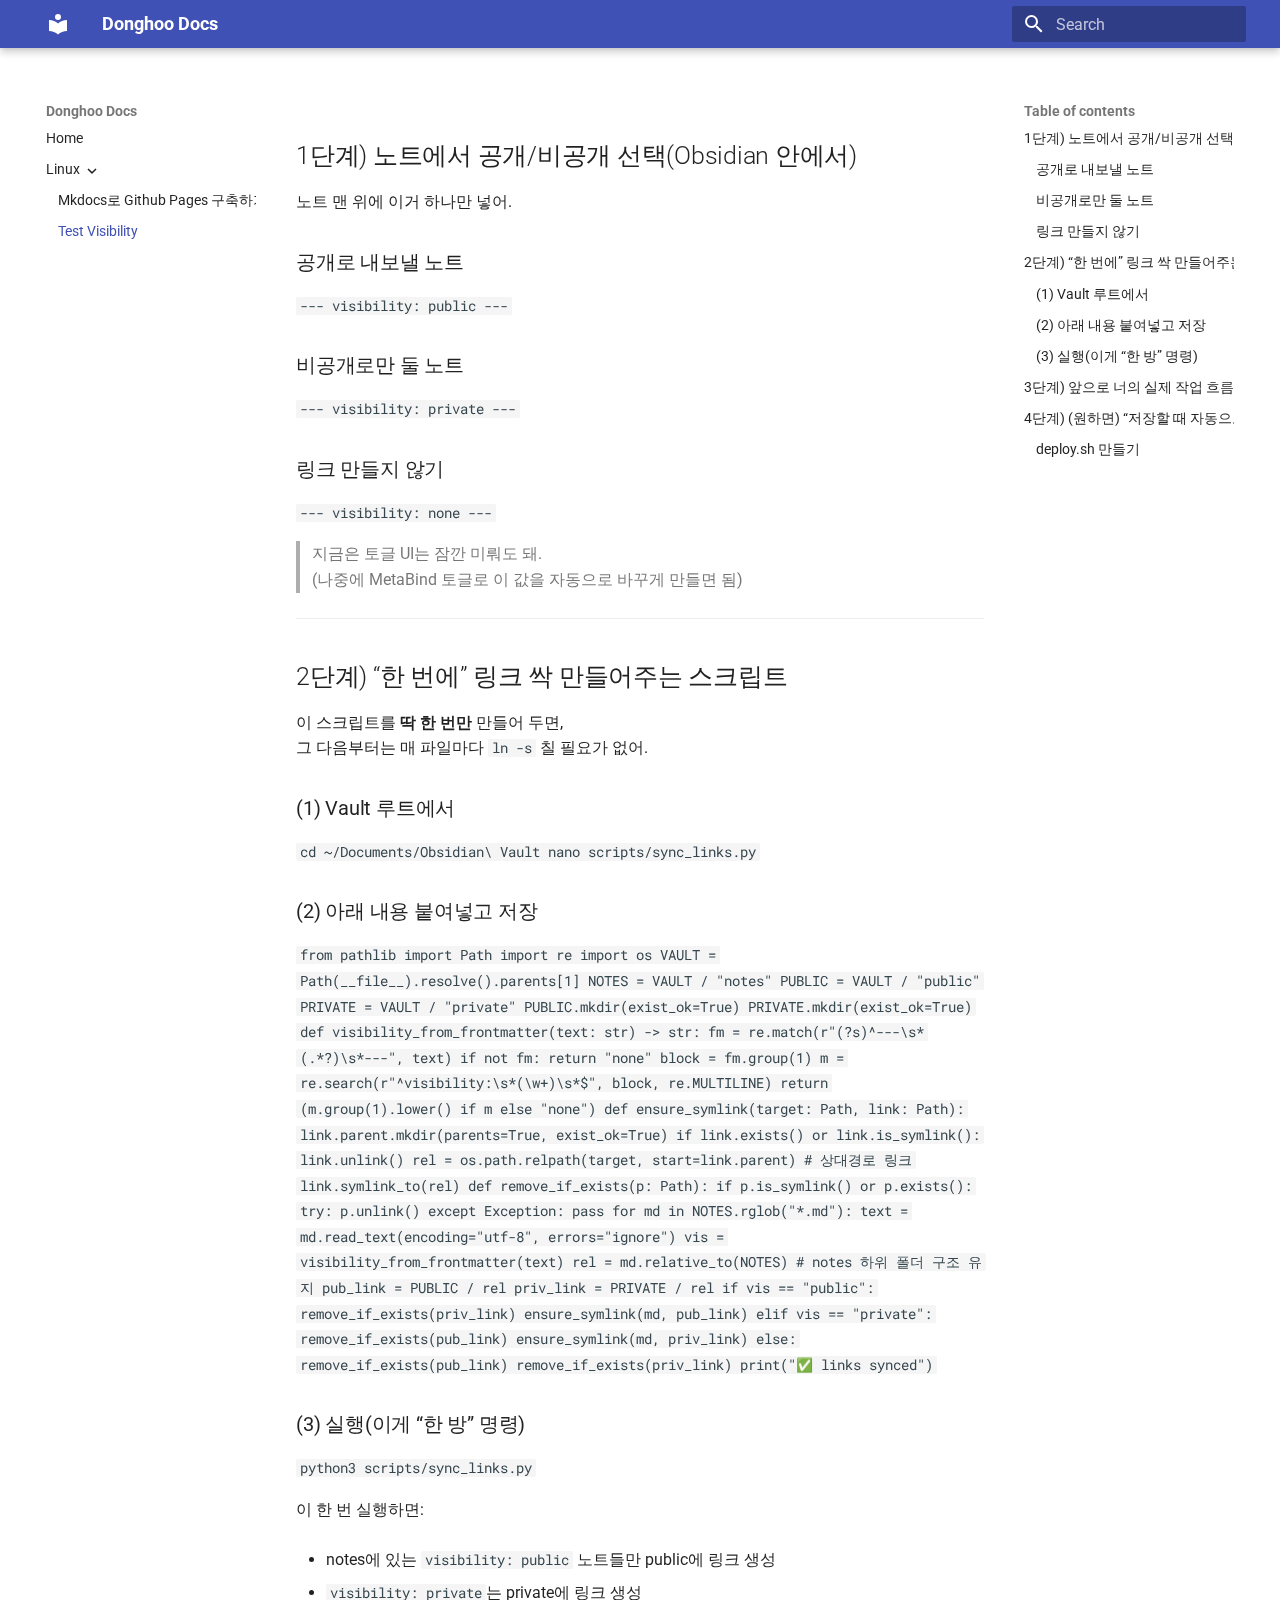
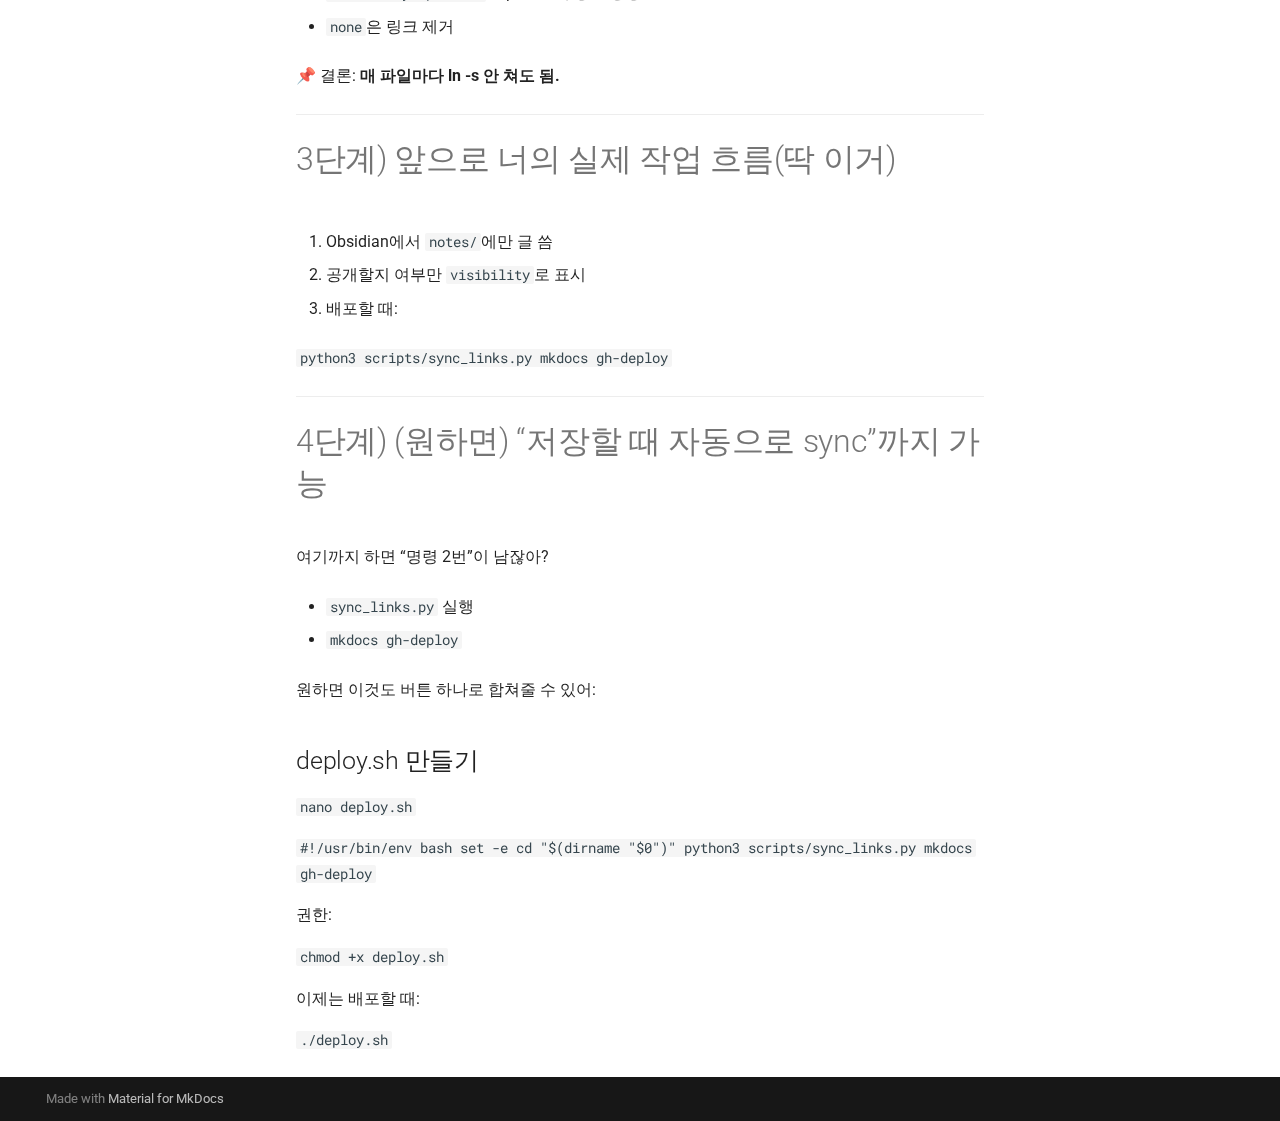
<file: linux/Test_visibility/index.html>
<!doctype html>
<html lang="en" class="no-js">
  <head>
    
      <meta charset="utf-8">
      <meta name="viewport" content="width=device-width,initial-scale=1">
      
      
      
        <link rel="canonical" href="https://donghoo03.github.io/linux/Test_visibility/">
      
      
        <link rel="prev" href="../MkDocs%EB%A1%9C%20GitHub%20Pages%20%EA%B5%AC%EC%B6%95%ED%95%98%EA%B8%B0/">
      
      
      
        
      
      
      <link rel="icon" href="../../assets/images/favicon.png">
      <meta name="generator" content="mkdocs-1.6.1, mkdocs-material-9.7.1">
    
    
      
        <title>Test Visibility - Donghoo Docs</title>
      
    
    
      <link rel="stylesheet" href="../../assets/stylesheets/main.484c7ddc.min.css">
      
      


    
    
      
    
    
      
        
        
        <link rel="preconnect" href="https://fonts.gstatic.com" crossorigin>
        <link rel="stylesheet" href="https://fonts.googleapis.com/css?family=Roboto:300,300i,400,400i,700,700i%7CRoboto+Mono:400,400i,700,700i&display=fallback">
        <style>:root{--md-text-font:"Roboto";--md-code-font:"Roboto Mono"}</style>
      
    
    
      <link rel="stylesheet" href="../../assets/stylesheets/extra.css">
    
    <script>__md_scope=new URL("../..",location),__md_hash=e=>[...e].reduce(((e,_)=>(e<<5)-e+_.charCodeAt(0)),0),__md_get=(e,_=localStorage,t=__md_scope)=>JSON.parse(_.getItem(t.pathname+"."+e)),__md_set=(e,_,t=localStorage,a=__md_scope)=>{try{t.setItem(a.pathname+"."+e,JSON.stringify(_))}catch(e){}}</script>
    
      

    
    
  </head>
  
  
    <body dir="ltr">
  
    
    <input class="md-toggle" data-md-toggle="drawer" type="checkbox" id="__drawer" autocomplete="off">
    <input class="md-toggle" data-md-toggle="search" type="checkbox" id="__search" autocomplete="off">
    <label class="md-overlay" for="__drawer"></label>
    <div data-md-component="skip">
      
        
        <a href="#1-obsidian" class="md-skip">
          Skip to content
        </a>
      
    </div>
    <div data-md-component="announce">
      
    </div>
    
    
      

  

<header class="md-header md-header--shadow" data-md-component="header">
  <nav class="md-header__inner md-grid" aria-label="Header">
    <a href="../.." title="Donghoo Docs" class="md-header__button md-logo" aria-label="Donghoo Docs" data-md-component="logo">
      
  
  <svg xmlns="http://www.w3.org/2000/svg" viewBox="0 0 24 24"><path d="M12 8a3 3 0 0 0 3-3 3 3 0 0 0-3-3 3 3 0 0 0-3 3 3 3 0 0 0 3 3m0 3.54C9.64 9.35 6.5 8 3 8v11c3.5 0 6.64 1.35 9 3.54 2.36-2.19 5.5-3.54 9-3.54V8c-3.5 0-6.64 1.35-9 3.54"/></svg>

    </a>
    <label class="md-header__button md-icon" for="__drawer">
      
      <svg xmlns="http://www.w3.org/2000/svg" viewBox="0 0 24 24"><path d="M3 6h18v2H3zm0 5h18v2H3zm0 5h18v2H3z"/></svg>
    </label>
    <div class="md-header__title" data-md-component="header-title">
      <div class="md-header__ellipsis">
        <div class="md-header__topic">
          <span class="md-ellipsis">
            Donghoo Docs
          </span>
        </div>
        <div class="md-header__topic" data-md-component="header-topic">
          <span class="md-ellipsis">
            
              Test Visibility
            
          </span>
        </div>
      </div>
    </div>
    
    
      <script>var palette=__md_get("__palette");if(palette&&palette.color){if("(prefers-color-scheme)"===palette.color.media){var media=matchMedia("(prefers-color-scheme: light)"),input=document.querySelector(media.matches?"[data-md-color-media='(prefers-color-scheme: light)']":"[data-md-color-media='(prefers-color-scheme: dark)']");palette.color.media=input.getAttribute("data-md-color-media"),palette.color.scheme=input.getAttribute("data-md-color-scheme"),palette.color.primary=input.getAttribute("data-md-color-primary"),palette.color.accent=input.getAttribute("data-md-color-accent")}for(var[key,value]of Object.entries(palette.color))document.body.setAttribute("data-md-color-"+key,value)}</script>
    
    
    
      
      
        <label class="md-header__button md-icon" for="__search">
          
          <svg xmlns="http://www.w3.org/2000/svg" viewBox="0 0 24 24"><path d="M9.5 3A6.5 6.5 0 0 1 16 9.5c0 1.61-.59 3.09-1.56 4.23l.27.27h.79l5 5-1.5 1.5-5-5v-.79l-.27-.27A6.52 6.52 0 0 1 9.5 16 6.5 6.5 0 0 1 3 9.5 6.5 6.5 0 0 1 9.5 3m0 2C7 5 5 7 5 9.5S7 14 9.5 14 14 12 14 9.5 12 5 9.5 5"/></svg>
        </label>
        <div class="md-search" data-md-component="search" role="dialog">
  <label class="md-search__overlay" for="__search"></label>
  <div class="md-search__inner" role="search">
    <form class="md-search__form" name="search">
      <input type="text" class="md-search__input" name="query" aria-label="Search" placeholder="Search" autocapitalize="off" autocorrect="off" autocomplete="off" spellcheck="false" data-md-component="search-query" required>
      <label class="md-search__icon md-icon" for="__search">
        
        <svg xmlns="http://www.w3.org/2000/svg" viewBox="0 0 24 24"><path d="M9.5 3A6.5 6.5 0 0 1 16 9.5c0 1.61-.59 3.09-1.56 4.23l.27.27h.79l5 5-1.5 1.5-5-5v-.79l-.27-.27A6.52 6.52 0 0 1 9.5 16 6.5 6.5 0 0 1 3 9.5 6.5 6.5 0 0 1 9.5 3m0 2C7 5 5 7 5 9.5S7 14 9.5 14 14 12 14 9.5 12 5 9.5 5"/></svg>
        
        <svg xmlns="http://www.w3.org/2000/svg" viewBox="0 0 24 24"><path d="M20 11v2H8l5.5 5.5-1.42 1.42L4.16 12l7.92-7.92L13.5 5.5 8 11z"/></svg>
      </label>
      <nav class="md-search__options" aria-label="Search">
        
        <button type="reset" class="md-search__icon md-icon" title="Clear" aria-label="Clear" tabindex="-1">
          
          <svg xmlns="http://www.w3.org/2000/svg" viewBox="0 0 24 24"><path d="M19 6.41 17.59 5 12 10.59 6.41 5 5 6.41 10.59 12 5 17.59 6.41 19 12 13.41 17.59 19 19 17.59 13.41 12z"/></svg>
        </button>
      </nav>
      
    </form>
    <div class="md-search__output">
      <div class="md-search__scrollwrap" tabindex="0" data-md-scrollfix>
        <div class="md-search-result" data-md-component="search-result">
          <div class="md-search-result__meta">
            Initializing search
          </div>
          <ol class="md-search-result__list" role="presentation"></ol>
        </div>
      </div>
    </div>
  </div>
</div>
      
    
    
  </nav>
  
</header>
    
    <div class="md-container" data-md-component="container">
      
      
        
          
        
      
      <main class="md-main" data-md-component="main">
        <div class="md-main__inner md-grid">
          
            
              
              <div class="md-sidebar md-sidebar--primary" data-md-component="sidebar" data-md-type="navigation" >
                <div class="md-sidebar__scrollwrap">
                  <div class="md-sidebar__inner">
                    



<nav class="md-nav md-nav--primary" aria-label="Navigation" data-md-level="0">
  <label class="md-nav__title" for="__drawer">
    <a href="../.." title="Donghoo Docs" class="md-nav__button md-logo" aria-label="Donghoo Docs" data-md-component="logo">
      
  
  <svg xmlns="http://www.w3.org/2000/svg" viewBox="0 0 24 24"><path d="M12 8a3 3 0 0 0 3-3 3 3 0 0 0-3-3 3 3 0 0 0-3 3 3 3 0 0 0 3 3m0 3.54C9.64 9.35 6.5 8 3 8v11c3.5 0 6.64 1.35 9 3.54 2.36-2.19 5.5-3.54 9-3.54V8c-3.5 0-6.64 1.35-9 3.54"/></svg>

    </a>
    Donghoo Docs
  </label>
  
  <ul class="md-nav__list" data-md-scrollfix>
    
      
      
  
  
  
  
    <li class="md-nav__item">
      <a href="../.." class="md-nav__link">
        
  
  
  <span class="md-ellipsis">
    
  
    Home
  

    
  </span>
  
  

      </a>
    </li>
  

    
      
      
  
  
    
  
  
  
    
    
    
    
    
    <li class="md-nav__item md-nav__item--active md-nav__item--nested">
      
        
        
        <input class="md-nav__toggle md-toggle " type="checkbox" id="__nav_2" checked>
        
          
          <label class="md-nav__link" for="__nav_2" id="__nav_2_label" tabindex="0">
            
  
  
  <span class="md-ellipsis">
    
  
    Linux
  

    
  </span>
  
  

            <span class="md-nav__icon md-icon"></span>
          </label>
        
        <nav class="md-nav" data-md-level="1" aria-labelledby="__nav_2_label" aria-expanded="true">
          <label class="md-nav__title" for="__nav_2">
            <span class="md-nav__icon md-icon"></span>
            
  
    Linux
  

          </label>
          <ul class="md-nav__list" data-md-scrollfix>
            
              
                
  
  
  
  
    <li class="md-nav__item">
      <a href="../MkDocs%EB%A1%9C%20GitHub%20Pages%20%EA%B5%AC%EC%B6%95%ED%95%98%EA%B8%B0/" class="md-nav__link">
        
  
  
  <span class="md-ellipsis">
    
  
    Mkdocs로 Github Pages 구축하기
  

    
  </span>
  
  

      </a>
    </li>
  

              
            
              
                
  
  
    
  
  
  
    <li class="md-nav__item md-nav__item--active">
      
      <input class="md-nav__toggle md-toggle" type="checkbox" id="__toc">
      
      
      
        <label class="md-nav__link md-nav__link--active" for="__toc">
          
  
  
  <span class="md-ellipsis">
    
  
    Test Visibility
  

    
  </span>
  
  

          <span class="md-nav__icon md-icon"></span>
        </label>
      
      <a href="./" class="md-nav__link md-nav__link--active">
        
  
  
  <span class="md-ellipsis">
    
  
    Test Visibility
  

    
  </span>
  
  

      </a>
      
        

<nav class="md-nav md-nav--secondary" aria-label="Table of contents">
  
  
  
  
    <label class="md-nav__title" for="__toc">
      <span class="md-nav__icon md-icon"></span>
      Table of contents
    </label>
    <ul class="md-nav__list" data-md-component="toc" data-md-scrollfix>
      
        <li class="md-nav__item">
  <a href="#1-obsidian" class="md-nav__link">
    <span class="md-ellipsis">
      
        1단계) 노트에서 공개/비공개 선택(Obsidian 안에서)
      
    </span>
  </a>
  
    <nav class="md-nav" aria-label="1단계) 노트에서 공개/비공개 선택(Obsidian 안에서)">
      <ul class="md-nav__list">
        
          <li class="md-nav__item">
  <a href="#_1" class="md-nav__link">
    <span class="md-ellipsis">
      
        공개로 내보낼 노트
      
    </span>
  </a>
  
</li>
        
          <li class="md-nav__item">
  <a href="#_2" class="md-nav__link">
    <span class="md-ellipsis">
      
        비공개로만 둘 노트
      
    </span>
  </a>
  
</li>
        
          <li class="md-nav__item">
  <a href="#_3" class="md-nav__link">
    <span class="md-ellipsis">
      
        링크 만들지 않기
      
    </span>
  </a>
  
</li>
        
      </ul>
    </nav>
  
</li>
      
        <li class="md-nav__item">
  <a href="#2" class="md-nav__link">
    <span class="md-ellipsis">
      
        2단계) “한 번에” 링크 싹 만들어주는 스크립트
      
    </span>
  </a>
  
    <nav class="md-nav" aria-label="2단계) “한 번에” 링크 싹 만들어주는 스크립트">
      <ul class="md-nav__list">
        
          <li class="md-nav__item">
  <a href="#1-vault" class="md-nav__link">
    <span class="md-ellipsis">
      
        (1) Vault 루트에서
      
    </span>
  </a>
  
</li>
        
          <li class="md-nav__item">
  <a href="#2_1" class="md-nav__link">
    <span class="md-ellipsis">
      
        (2) 아래 내용 붙여넣고 저장
      
    </span>
  </a>
  
</li>
        
          <li class="md-nav__item">
  <a href="#3" class="md-nav__link">
    <span class="md-ellipsis">
      
        (3) 실행(이게 “한 방” 명령)
      
    </span>
  </a>
  
</li>
        
      </ul>
    </nav>
  
</li>
      
        <li class="md-nav__item">
  <a href="#3_1" class="md-nav__link">
    <span class="md-ellipsis">
      
        3단계) 앞으로 너의 실제 작업 흐름(딱 이거)
      
    </span>
  </a>
  
</li>
      
        <li class="md-nav__item">
  <a href="#4-sync" class="md-nav__link">
    <span class="md-ellipsis">
      
        4단계) (원하면) “저장할 때 자동으로 sync”까지 가능
      
    </span>
  </a>
  
    <nav class="md-nav" aria-label="4단계) (원하면) “저장할 때 자동으로 sync”까지 가능">
      <ul class="md-nav__list">
        
          <li class="md-nav__item">
  <a href="#deploysh" class="md-nav__link">
    <span class="md-ellipsis">
      
        deploy.sh 만들기
      
    </span>
  </a>
  
</li>
        
      </ul>
    </nav>
  
</li>
      
    </ul>
  
</nav>
      
    </li>
  

              
            
          </ul>
        </nav>
      
    </li>
  

    
  </ul>
</nav>
                  </div>
                </div>
              </div>
            
            
              
              <div class="md-sidebar md-sidebar--secondary" data-md-component="sidebar" data-md-type="toc" >
                <div class="md-sidebar__scrollwrap">
                  <div class="md-sidebar__inner">
                    

<nav class="md-nav md-nav--secondary" aria-label="Table of contents">
  
  
  
  
    <label class="md-nav__title" for="__toc">
      <span class="md-nav__icon md-icon"></span>
      Table of contents
    </label>
    <ul class="md-nav__list" data-md-component="toc" data-md-scrollfix>
      
        <li class="md-nav__item">
  <a href="#1-obsidian" class="md-nav__link">
    <span class="md-ellipsis">
      
        1단계) 노트에서 공개/비공개 선택(Obsidian 안에서)
      
    </span>
  </a>
  
    <nav class="md-nav" aria-label="1단계) 노트에서 공개/비공개 선택(Obsidian 안에서)">
      <ul class="md-nav__list">
        
          <li class="md-nav__item">
  <a href="#_1" class="md-nav__link">
    <span class="md-ellipsis">
      
        공개로 내보낼 노트
      
    </span>
  </a>
  
</li>
        
          <li class="md-nav__item">
  <a href="#_2" class="md-nav__link">
    <span class="md-ellipsis">
      
        비공개로만 둘 노트
      
    </span>
  </a>
  
</li>
        
          <li class="md-nav__item">
  <a href="#_3" class="md-nav__link">
    <span class="md-ellipsis">
      
        링크 만들지 않기
      
    </span>
  </a>
  
</li>
        
      </ul>
    </nav>
  
</li>
      
        <li class="md-nav__item">
  <a href="#2" class="md-nav__link">
    <span class="md-ellipsis">
      
        2단계) “한 번에” 링크 싹 만들어주는 스크립트
      
    </span>
  </a>
  
    <nav class="md-nav" aria-label="2단계) “한 번에” 링크 싹 만들어주는 스크립트">
      <ul class="md-nav__list">
        
          <li class="md-nav__item">
  <a href="#1-vault" class="md-nav__link">
    <span class="md-ellipsis">
      
        (1) Vault 루트에서
      
    </span>
  </a>
  
</li>
        
          <li class="md-nav__item">
  <a href="#2_1" class="md-nav__link">
    <span class="md-ellipsis">
      
        (2) 아래 내용 붙여넣고 저장
      
    </span>
  </a>
  
</li>
        
          <li class="md-nav__item">
  <a href="#3" class="md-nav__link">
    <span class="md-ellipsis">
      
        (3) 실행(이게 “한 방” 명령)
      
    </span>
  </a>
  
</li>
        
      </ul>
    </nav>
  
</li>
      
        <li class="md-nav__item">
  <a href="#3_1" class="md-nav__link">
    <span class="md-ellipsis">
      
        3단계) 앞으로 너의 실제 작업 흐름(딱 이거)
      
    </span>
  </a>
  
</li>
      
        <li class="md-nav__item">
  <a href="#4-sync" class="md-nav__link">
    <span class="md-ellipsis">
      
        4단계) (원하면) “저장할 때 자동으로 sync”까지 가능
      
    </span>
  </a>
  
    <nav class="md-nav" aria-label="4단계) (원하면) “저장할 때 자동으로 sync”까지 가능">
      <ul class="md-nav__list">
        
          <li class="md-nav__item">
  <a href="#deploysh" class="md-nav__link">
    <span class="md-ellipsis">
      
        deploy.sh 만들기
      
    </span>
  </a>
  
</li>
        
      </ul>
    </nav>
  
</li>
      
    </ul>
  
</nav>
                  </div>
                </div>
              </div>
            
          
          
            <div class="md-content" data-md-component="content">
              
              <article class="md-content__inner md-typeset">
                
                  



<h2 id="1-obsidian">1단계) 노트에서 공개/비공개 선택(Obsidian 안에서)</h2>
<p>노트 맨 위에 이거 하나만 넣어.</p>
<h3 id="_1">공개로 내보낼 노트</h3>
<p><code>--- visibility: public ---</code></p>
<h3 id="_2">비공개로만 둘 노트</h3>
<p><code>--- visibility: private ---</code></p>
<h3 id="_3">링크 만들지 않기</h3>
<p><code>--- visibility: none ---</code></p>
<blockquote>
<p>지금은 토글 UI는 잠깐 미뤄도 돼.<br />
(나중에 MetaBind 토글로 이 값을 자동으로 바꾸게 만들면 됨)</p>
</blockquote>
<hr />
<h2 id="2">2단계) “한 번에” 링크 싹 만들어주는 스크립트</h2>
<p>이 스크립트를 <strong>딱 한 번만</strong> 만들어 두면,<br />
그 다음부터는 매 파일마다 <code>ln -s</code> 칠 필요가 없어.</p>
<h3 id="1-vault">(1) Vault 루트에서</h3>
<p><code>cd ~/Documents/Obsidian\ Vault nano scripts/sync_links.py</code></p>
<h3 id="2_1">(2) 아래 내용 붙여넣고 저장</h3>
<p><code>from pathlib import Path import re import os  VAULT = Path(__file__).resolve().parents[1] NOTES = VAULT / "notes" PUBLIC = VAULT / "public" PRIVATE = VAULT / "private"  PUBLIC.mkdir(exist_ok=True) PRIVATE.mkdir(exist_ok=True)  def visibility_from_frontmatter(text: str) -&gt; str:     fm = re.match(r"(?s)^---\s*(.*?)\s*---", text)     if not fm:         return "none"     block = fm.group(1)     m = re.search(r"^visibility:\s*(\w+)\s*$", block, re.MULTILINE)     return (m.group(1).lower() if m else "none")  def ensure_symlink(target: Path, link: Path):     link.parent.mkdir(parents=True, exist_ok=True)     if link.exists() or link.is_symlink():         link.unlink()     rel = os.path.relpath(target, start=link.parent)  # 상대경로 링크     link.symlink_to(rel)  def remove_if_exists(p: Path):     if p.is_symlink() or p.exists():         try:             p.unlink()         except Exception:             pass  for md in NOTES.rglob("*.md"):     text = md.read_text(encoding="utf-8", errors="ignore")     vis = visibility_from_frontmatter(text)      rel = md.relative_to(NOTES)  # notes 하위 폴더 구조 유지     pub_link = PUBLIC / rel     priv_link = PRIVATE / rel      if vis == "public":         remove_if_exists(priv_link)         ensure_symlink(md, pub_link)     elif vis == "private":         remove_if_exists(pub_link)         ensure_symlink(md, priv_link)     else:         remove_if_exists(pub_link)         remove_if_exists(priv_link)  print("✅ links synced")</code></p>
<h3 id="3">(3) 실행(이게 “한 방” 명령)</h3>
<p><code>python3 scripts/sync_links.py</code></p>
<p>이 한 번 실행하면:</p>
<ul>
<li>
<p>notes에 있는 <code>visibility: public</code> 노트들만 public에 링크 생성</p>
</li>
<li>
<p><code>visibility: private</code>는 private에 링크 생성</p>
</li>
<li>
<p><code>none</code>은 링크 제거</p>
</li>
</ul>
<p>📌 결론: <strong>매 파일마다 ln -s 안 쳐도 됨.</strong></p>
<hr />
<h1 id="3_1">3단계) 앞으로 너의 실제 작업 흐름(딱 이거)</h1>
<ol>
<li>
<p>Obsidian에서 <code>notes/</code>에만 글 씀</p>
</li>
<li>
<p>공개할지 여부만 <code>visibility</code>로 표시</p>
</li>
<li>
<p>배포할 때:</p>
</li>
</ol>
<p><code>python3 scripts/sync_links.py mkdocs gh-deploy</code></p>
<hr />
<h1 id="4-sync">4단계) (원하면) “저장할 때 자동으로 sync”까지 가능</h1>
<p>여기까지 하면 “명령 2번”이 남잖아?</p>
<ul>
<li>
<p><code>sync_links.py</code> 실행</p>
</li>
<li>
<p><code>mkdocs gh-deploy</code></p>
</li>
</ul>
<p>원하면 이것도 버튼 하나로 합쳐줄 수 있어:</p>
<h2 id="deploysh">deploy.sh 만들기</h2>
<p><code>nano deploy.sh</code></p>
<p><code>#!/usr/bin/env bash set -e cd "$(dirname "$0")"  python3 scripts/sync_links.py mkdocs gh-deploy</code></p>
<p>권한:</p>
<p><code>chmod +x deploy.sh</code></p>
<p>이제는 배포할 때:</p>
<p><code>./deploy.sh</code></p>







  
  






                
              </article>
            </div>
          
          
<script>var target=document.getElementById(location.hash.slice(1));target&&target.name&&(target.checked=target.name.startsWith("__tabbed_"))</script>
        </div>
        
      </main>
      
        <footer class="md-footer">
  
  <div class="md-footer-meta md-typeset">
    <div class="md-footer-meta__inner md-grid">
      <div class="md-copyright">
  
  
    Made with
    <a href="https://squidfunk.github.io/mkdocs-material/" target="_blank" rel="noopener">
      Material for MkDocs
    </a>
  
</div>
      
    </div>
  </div>
</footer>
      
    </div>
    <div class="md-dialog" data-md-component="dialog">
      <div class="md-dialog__inner md-typeset"></div>
    </div>
    
    
    
      
      
      <script id="__config" type="application/json">{"annotate": null, "base": "../..", "features": [], "search": "../../assets/javascripts/workers/search.2c215733.min.js", "tags": null, "translations": {"clipboard.copied": "Copied to clipboard", "clipboard.copy": "Copy to clipboard", "search.result.more.one": "1 more on this page", "search.result.more.other": "# more on this page", "search.result.none": "No matching documents", "search.result.one": "1 matching document", "search.result.other": "# matching documents", "search.result.placeholder": "Type to start searching", "search.result.term.missing": "Missing", "select.version": "Select version"}, "version": null}</script>
    
    
      <script src="../../assets/javascripts/bundle.79ae519e.min.js"></script>
      
        <script src="../../assets/javascripts/marquee.js"></script>
      
    
  </body>
</html>
</file>
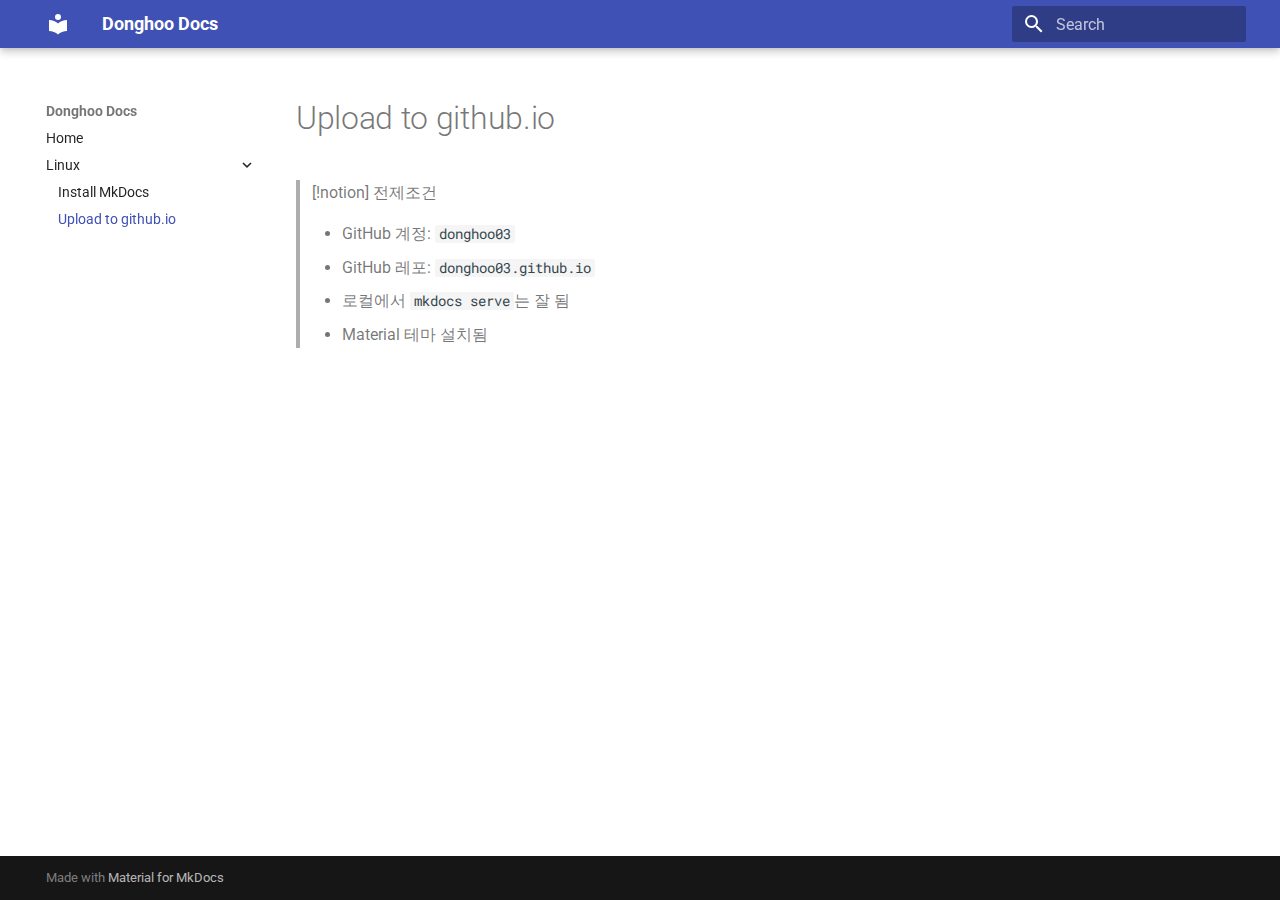
<file: linux/Upload to github.io/index.html>
<!doctype html>
<html lang="en" class="no-js">
  <head>
    
      <meta charset="utf-8">
      <meta name="viewport" content="width=device-width,initial-scale=1">
      
      
      
        <link rel="canonical" href="https://donghoo03.github.io/linux/Upload%20to%20github.io/">
      
      
        <link rel="prev" href="../Install%20MkDocs/">
      
      
      
        
      
      
      <link rel="icon" href="../../assets/images/favicon.png">
      <meta name="generator" content="mkdocs-1.6.1, mkdocs-material-9.7.1">
    
    
      
        <title>Upload to github.io - Donghoo Docs</title>
      
    
    
      <link rel="stylesheet" href="../../assets/stylesheets/main.484c7ddc.min.css">
      
      


    
    
      
    
    
      
        
        
        <link rel="preconnect" href="https://fonts.gstatic.com" crossorigin>
        <link rel="stylesheet" href="https://fonts.googleapis.com/css?family=Roboto:300,300i,400,400i,700,700i%7CRoboto+Mono:400,400i,700,700i&display=fallback">
        <style>:root{--md-text-font:"Roboto";--md-code-font:"Roboto Mono"}</style>
      
    
    
    <script>__md_scope=new URL("../..",location),__md_hash=e=>[...e].reduce(((e,_)=>(e<<5)-e+_.charCodeAt(0)),0),__md_get=(e,_=localStorage,t=__md_scope)=>JSON.parse(_.getItem(t.pathname+"."+e)),__md_set=(e,_,t=localStorage,a=__md_scope)=>{try{t.setItem(a.pathname+"."+e,JSON.stringify(_))}catch(e){}}</script>
    
      

    
    
  </head>
  
  
    <body dir="ltr">
  
    
    <input class="md-toggle" data-md-toggle="drawer" type="checkbox" id="__drawer" autocomplete="off">
    <input class="md-toggle" data-md-toggle="search" type="checkbox" id="__search" autocomplete="off">
    <label class="md-overlay" for="__drawer"></label>
    <div data-md-component="skip">
      
    </div>
    <div data-md-component="announce">
      
    </div>
    
    
      

  

<header class="md-header md-header--shadow" data-md-component="header">
  <nav class="md-header__inner md-grid" aria-label="Header">
    <a href="../.." title="Donghoo Docs" class="md-header__button md-logo" aria-label="Donghoo Docs" data-md-component="logo">
      
  
  <svg xmlns="http://www.w3.org/2000/svg" viewBox="0 0 24 24"><path d="M12 8a3 3 0 0 0 3-3 3 3 0 0 0-3-3 3 3 0 0 0-3 3 3 3 0 0 0 3 3m0 3.54C9.64 9.35 6.5 8 3 8v11c3.5 0 6.64 1.35 9 3.54 2.36-2.19 5.5-3.54 9-3.54V8c-3.5 0-6.64 1.35-9 3.54"/></svg>

    </a>
    <label class="md-header__button md-icon" for="__drawer">
      
      <svg xmlns="http://www.w3.org/2000/svg" viewBox="0 0 24 24"><path d="M3 6h18v2H3zm0 5h18v2H3zm0 5h18v2H3z"/></svg>
    </label>
    <div class="md-header__title" data-md-component="header-title">
      <div class="md-header__ellipsis">
        <div class="md-header__topic">
          <span class="md-ellipsis">
            Donghoo Docs
          </span>
        </div>
        <div class="md-header__topic" data-md-component="header-topic">
          <span class="md-ellipsis">
            
              Upload to github.io
            
          </span>
        </div>
      </div>
    </div>
    
    
      <script>var palette=__md_get("__palette");if(palette&&palette.color){if("(prefers-color-scheme)"===palette.color.media){var media=matchMedia("(prefers-color-scheme: light)"),input=document.querySelector(media.matches?"[data-md-color-media='(prefers-color-scheme: light)']":"[data-md-color-media='(prefers-color-scheme: dark)']");palette.color.media=input.getAttribute("data-md-color-media"),palette.color.scheme=input.getAttribute("data-md-color-scheme"),palette.color.primary=input.getAttribute("data-md-color-primary"),palette.color.accent=input.getAttribute("data-md-color-accent")}for(var[key,value]of Object.entries(palette.color))document.body.setAttribute("data-md-color-"+key,value)}</script>
    
    
    
      
      
        <label class="md-header__button md-icon" for="__search">
          
          <svg xmlns="http://www.w3.org/2000/svg" viewBox="0 0 24 24"><path d="M9.5 3A6.5 6.5 0 0 1 16 9.5c0 1.61-.59 3.09-1.56 4.23l.27.27h.79l5 5-1.5 1.5-5-5v-.79l-.27-.27A6.52 6.52 0 0 1 9.5 16 6.5 6.5 0 0 1 3 9.5 6.5 6.5 0 0 1 9.5 3m0 2C7 5 5 7 5 9.5S7 14 9.5 14 14 12 14 9.5 12 5 9.5 5"/></svg>
        </label>
        <div class="md-search" data-md-component="search" role="dialog">
  <label class="md-search__overlay" for="__search"></label>
  <div class="md-search__inner" role="search">
    <form class="md-search__form" name="search">
      <input type="text" class="md-search__input" name="query" aria-label="Search" placeholder="Search" autocapitalize="off" autocorrect="off" autocomplete="off" spellcheck="false" data-md-component="search-query" required>
      <label class="md-search__icon md-icon" for="__search">
        
        <svg xmlns="http://www.w3.org/2000/svg" viewBox="0 0 24 24"><path d="M9.5 3A6.5 6.5 0 0 1 16 9.5c0 1.61-.59 3.09-1.56 4.23l.27.27h.79l5 5-1.5 1.5-5-5v-.79l-.27-.27A6.52 6.52 0 0 1 9.5 16 6.5 6.5 0 0 1 3 9.5 6.5 6.5 0 0 1 9.5 3m0 2C7 5 5 7 5 9.5S7 14 9.5 14 14 12 14 9.5 12 5 9.5 5"/></svg>
        
        <svg xmlns="http://www.w3.org/2000/svg" viewBox="0 0 24 24"><path d="M20 11v2H8l5.5 5.5-1.42 1.42L4.16 12l7.92-7.92L13.5 5.5 8 11z"/></svg>
      </label>
      <nav class="md-search__options" aria-label="Search">
        
        <button type="reset" class="md-search__icon md-icon" title="Clear" aria-label="Clear" tabindex="-1">
          
          <svg xmlns="http://www.w3.org/2000/svg" viewBox="0 0 24 24"><path d="M19 6.41 17.59 5 12 10.59 6.41 5 5 6.41 10.59 12 5 17.59 6.41 19 12 13.41 17.59 19 19 17.59 13.41 12z"/></svg>
        </button>
      </nav>
      
    </form>
    <div class="md-search__output">
      <div class="md-search__scrollwrap" tabindex="0" data-md-scrollfix>
        <div class="md-search-result" data-md-component="search-result">
          <div class="md-search-result__meta">
            Initializing search
          </div>
          <ol class="md-search-result__list" role="presentation"></ol>
        </div>
      </div>
    </div>
  </div>
</div>
      
    
    
  </nav>
  
</header>
    
    <div class="md-container" data-md-component="container">
      
      
        
          
        
      
      <main class="md-main" data-md-component="main">
        <div class="md-main__inner md-grid">
          
            
              
              <div class="md-sidebar md-sidebar--primary" data-md-component="sidebar" data-md-type="navigation" >
                <div class="md-sidebar__scrollwrap">
                  <div class="md-sidebar__inner">
                    



<nav class="md-nav md-nav--primary" aria-label="Navigation" data-md-level="0">
  <label class="md-nav__title" for="__drawer">
    <a href="../.." title="Donghoo Docs" class="md-nav__button md-logo" aria-label="Donghoo Docs" data-md-component="logo">
      
  
  <svg xmlns="http://www.w3.org/2000/svg" viewBox="0 0 24 24"><path d="M12 8a3 3 0 0 0 3-3 3 3 0 0 0-3-3 3 3 0 0 0-3 3 3 3 0 0 0 3 3m0 3.54C9.64 9.35 6.5 8 3 8v11c3.5 0 6.64 1.35 9 3.54 2.36-2.19 5.5-3.54 9-3.54V8c-3.5 0-6.64 1.35-9 3.54"/></svg>

    </a>
    Donghoo Docs
  </label>
  
  <ul class="md-nav__list" data-md-scrollfix>
    
      
      
  
  
  
  
    <li class="md-nav__item">
      <a href="../.." class="md-nav__link">
        
  
  
  <span class="md-ellipsis">
    
  
    Home
  

    
  </span>
  
  

      </a>
    </li>
  

    
      
      
  
  
    
  
  
  
    
    
    
    
    
    <li class="md-nav__item md-nav__item--active md-nav__item--nested">
      
        
        
        <input class="md-nav__toggle md-toggle " type="checkbox" id="__nav_2" checked>
        
          
          <label class="md-nav__link" for="__nav_2" id="__nav_2_label" tabindex="0">
            
  
  
  <span class="md-ellipsis">
    
  
    Linux
  

    
  </span>
  
  

            <span class="md-nav__icon md-icon"></span>
          </label>
        
        <nav class="md-nav" data-md-level="1" aria-labelledby="__nav_2_label" aria-expanded="true">
          <label class="md-nav__title" for="__nav_2">
            <span class="md-nav__icon md-icon"></span>
            
  
    Linux
  

          </label>
          <ul class="md-nav__list" data-md-scrollfix>
            
              
                
  
  
  
  
    <li class="md-nav__item">
      <a href="../Install%20MkDocs/" class="md-nav__link">
        
  
  
  <span class="md-ellipsis">
    
  
    Install MkDocs
  

    
  </span>
  
  

      </a>
    </li>
  

              
            
              
                
  
  
    
  
  
  
    <li class="md-nav__item md-nav__item--active">
      
      <input class="md-nav__toggle md-toggle" type="checkbox" id="__toc">
      
      
      
      <a href="./" class="md-nav__link md-nav__link--active">
        
  
  
  <span class="md-ellipsis">
    
  
    Upload to github.io
  

    
  </span>
  
  

      </a>
      
    </li>
  

              
            
          </ul>
        </nav>
      
    </li>
  

    
  </ul>
</nav>
                  </div>
                </div>
              </div>
            
            
              
              <div class="md-sidebar md-sidebar--secondary" data-md-component="sidebar" data-md-type="toc" >
                <div class="md-sidebar__scrollwrap">
                  <div class="md-sidebar__inner">
                    

<nav class="md-nav md-nav--secondary" aria-label="Table of contents">
  
  
  
  
</nav>
                  </div>
                </div>
              </div>
            
          
          
            <div class="md-content" data-md-component="content">
              
              <article class="md-content__inner md-typeset">
                
                  



  <h1>Upload to github.io</h1>

<blockquote>
<p>[!notion] 전제조건 </p>
<ul>
<li>GitHub 계정: <code>donghoo03</code></li>
<li>GitHub 레포: <code>donghoo03.github.io</code></li>
<li>로컬에서 <code>mkdocs serve</code>는 잘 됨</li>
<li>Material 테마 설치됨</li>
</ul>
</blockquote>












                
              </article>
            </div>
          
          
<script>var target=document.getElementById(location.hash.slice(1));target&&target.name&&(target.checked=target.name.startsWith("__tabbed_"))</script>
        </div>
        
      </main>
      
        <footer class="md-footer">
  
  <div class="md-footer-meta md-typeset">
    <div class="md-footer-meta__inner md-grid">
      <div class="md-copyright">
  
  
    Made with
    <a href="https://squidfunk.github.io/mkdocs-material/" target="_blank" rel="noopener">
      Material for MkDocs
    </a>
  
</div>
      
    </div>
  </div>
</footer>
      
    </div>
    <div class="md-dialog" data-md-component="dialog">
      <div class="md-dialog__inner md-typeset"></div>
    </div>
    
    
    
      
      
      <script id="__config" type="application/json">{"annotate": null, "base": "../..", "features": [], "search": "../../assets/javascripts/workers/search.2c215733.min.js", "tags": null, "translations": {"clipboard.copied": "Copied to clipboard", "clipboard.copy": "Copy to clipboard", "search.result.more.one": "1 more on this page", "search.result.more.other": "# more on this page", "search.result.none": "No matching documents", "search.result.one": "1 matching document", "search.result.other": "# matching documents", "search.result.placeholder": "Type to start searching", "search.result.term.missing": "Missing", "select.version": "Select version"}, "version": null}</script>
    
    
      <script src="../../assets/javascripts/bundle.79ae519e.min.js"></script>
      
    
  </body>
</html>
</file>
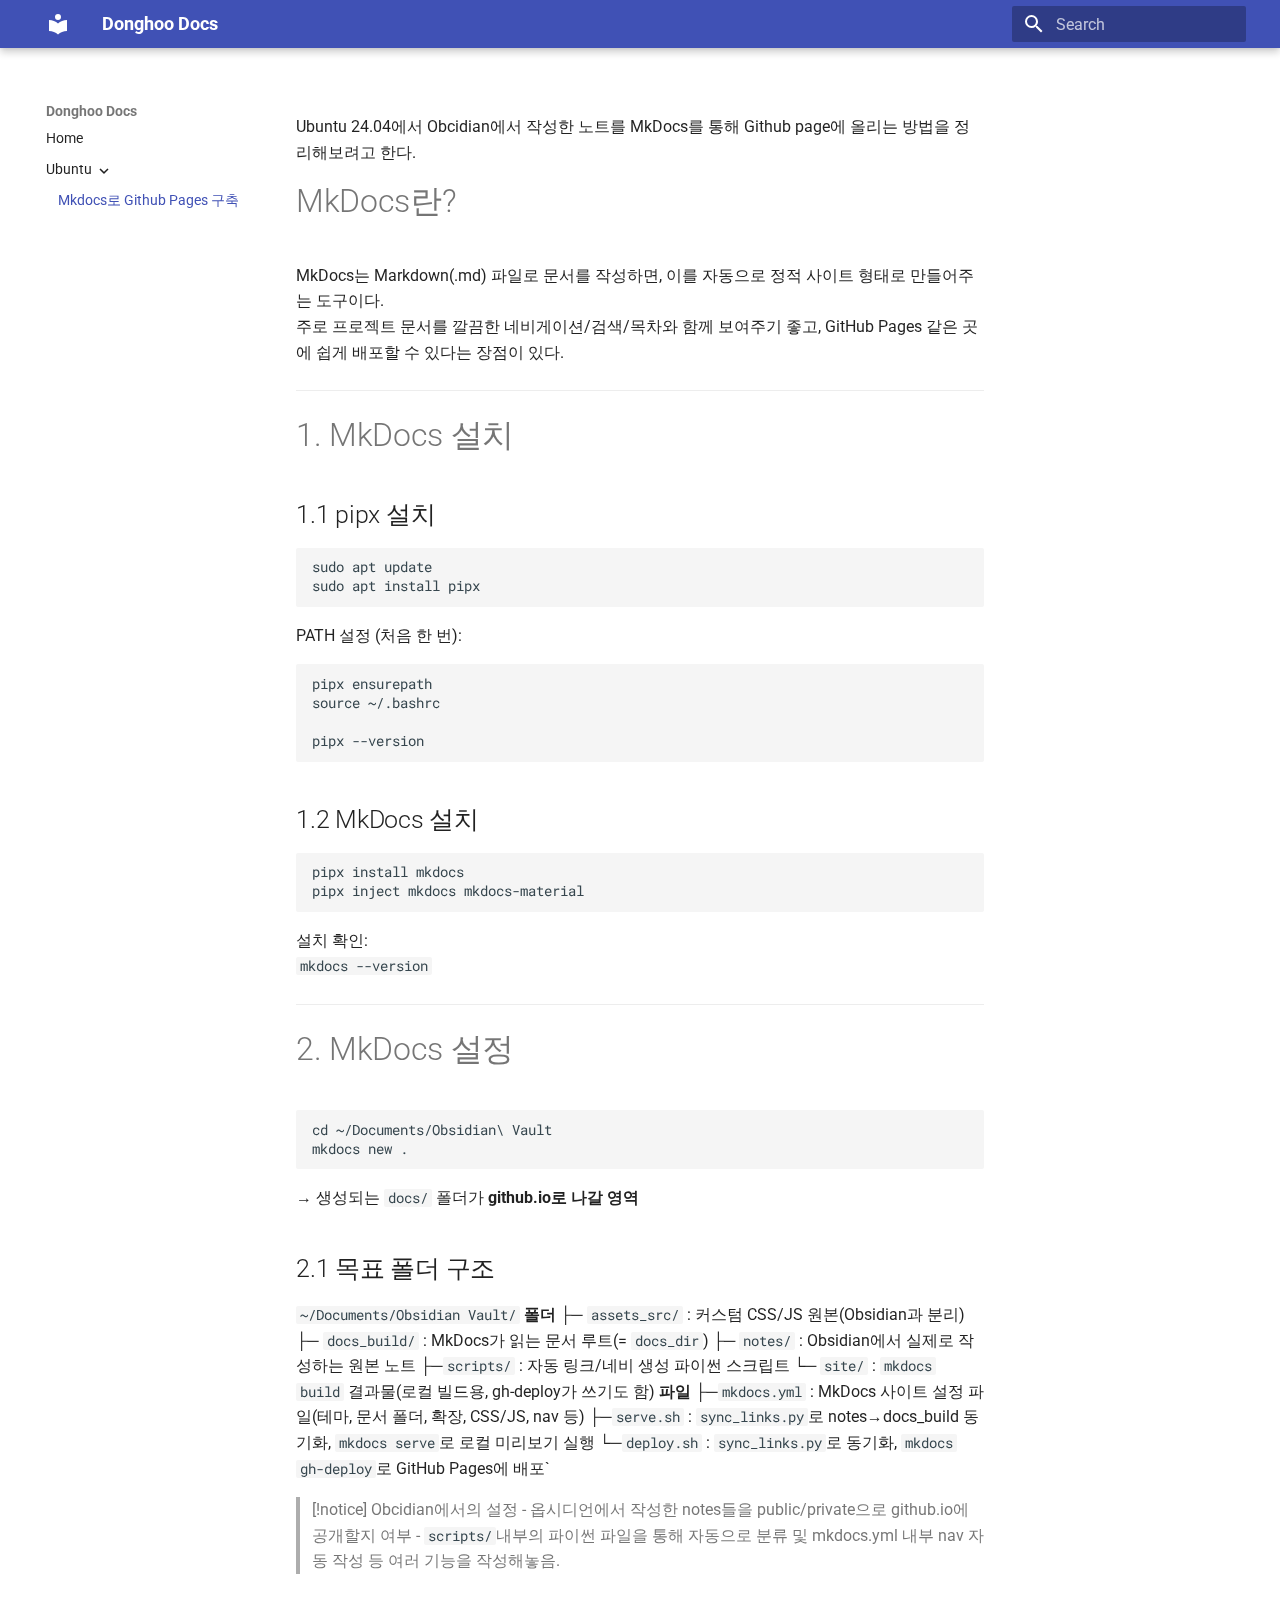
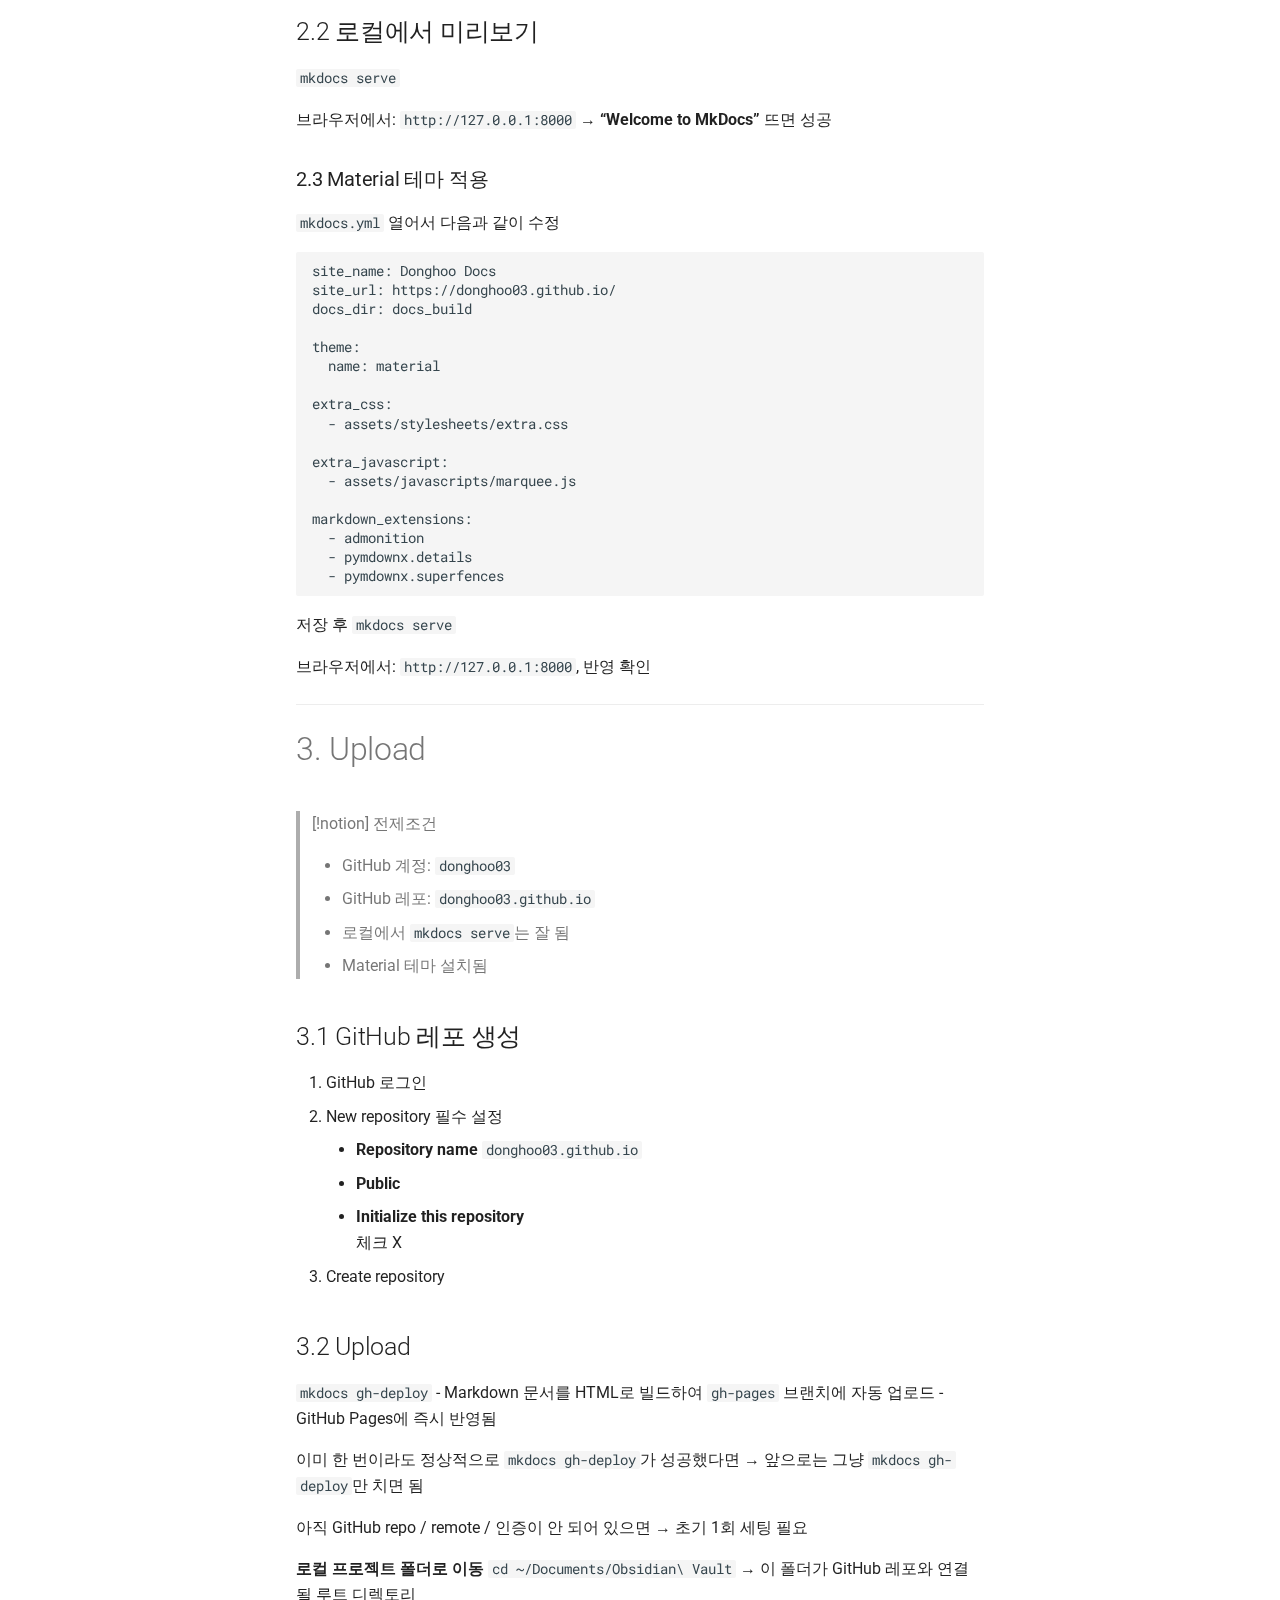
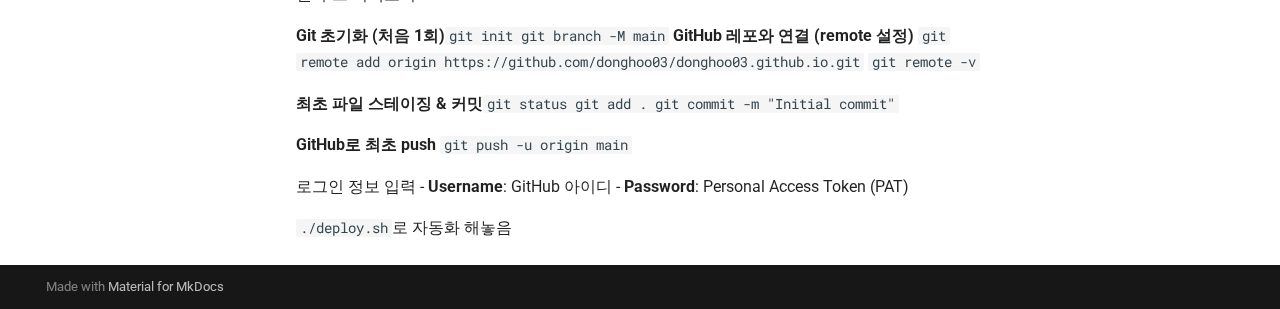
<file: Ubuntu/MkDocs로 Github pages 구축/index.html>
<!doctype html>
<html lang="en" class="no-js">
  <head>
    
      <meta charset="utf-8">
      <meta name="viewport" content="width=device-width,initial-scale=1">
      
      
      
        <link rel="canonical" href="https://donghoo03.github.io/Ubuntu/MkDocs%EB%A1%9C%20Github%20pages%20%EA%B5%AC%EC%B6%95/">
      
      
        <link rel="prev" href="../..">
      
      
      
        
      
      
      <link rel="icon" href="../../assets/images/favicon.png">
      <meta name="generator" content="mkdocs-1.6.1, mkdocs-material-9.7.1">
    
    
      
        <title>Mkdocs로 Github Pages 구축 - Donghoo Docs</title>
      
    
    
      <link rel="stylesheet" href="../../assets/stylesheets/main.484c7ddc.min.css">
      
      


    
    
      
    
    
      
        
        
        <link rel="preconnect" href="https://fonts.gstatic.com" crossorigin>
        <link rel="stylesheet" href="https://fonts.googleapis.com/css?family=Roboto:300,300i,400,400i,700,700i%7CRoboto+Mono:400,400i,700,700i&display=fallback">
        <style>:root{--md-text-font:"Roboto";--md-code-font:"Roboto Mono"}</style>
      
    
    
      <link rel="stylesheet" href="../../assets/stylesheets/extra.css">
    
    <script>__md_scope=new URL("../..",location),__md_hash=e=>[...e].reduce(((e,_)=>(e<<5)-e+_.charCodeAt(0)),0),__md_get=(e,_=localStorage,t=__md_scope)=>JSON.parse(_.getItem(t.pathname+"."+e)),__md_set=(e,_,t=localStorage,a=__md_scope)=>{try{t.setItem(a.pathname+"."+e,JSON.stringify(_))}catch(e){}}</script>
    
      

    
    
  </head>
  
  
    <body dir="ltr">
  
    
    <input class="md-toggle" data-md-toggle="drawer" type="checkbox" id="__drawer" autocomplete="off">
    <input class="md-toggle" data-md-toggle="search" type="checkbox" id="__search" autocomplete="off">
    <label class="md-overlay" for="__drawer"></label>
    <div data-md-component="skip">
      
        
        <a href="#mkdocs" class="md-skip">
          Skip to content
        </a>
      
    </div>
    <div data-md-component="announce">
      
    </div>
    
    
      

  

<header class="md-header md-header--shadow" data-md-component="header">
  <nav class="md-header__inner md-grid" aria-label="Header">
    <a href="../.." title="Donghoo Docs" class="md-header__button md-logo" aria-label="Donghoo Docs" data-md-component="logo">
      
  
  <svg xmlns="http://www.w3.org/2000/svg" viewBox="0 0 24 24"><path d="M12 8a3 3 0 0 0 3-3 3 3 0 0 0-3-3 3 3 0 0 0-3 3 3 3 0 0 0 3 3m0 3.54C9.64 9.35 6.5 8 3 8v11c3.5 0 6.64 1.35 9 3.54 2.36-2.19 5.5-3.54 9-3.54V8c-3.5 0-6.64 1.35-9 3.54"/></svg>

    </a>
    <label class="md-header__button md-icon" for="__drawer">
      
      <svg xmlns="http://www.w3.org/2000/svg" viewBox="0 0 24 24"><path d="M3 6h18v2H3zm0 5h18v2H3zm0 5h18v2H3z"/></svg>
    </label>
    <div class="md-header__title" data-md-component="header-title">
      <div class="md-header__ellipsis">
        <div class="md-header__topic">
          <span class="md-ellipsis">
            Donghoo Docs
          </span>
        </div>
        <div class="md-header__topic" data-md-component="header-topic">
          <span class="md-ellipsis">
            
              Mkdocs로 Github Pages 구축
            
          </span>
        </div>
      </div>
    </div>
    
    
      <script>var palette=__md_get("__palette");if(palette&&palette.color){if("(prefers-color-scheme)"===palette.color.media){var media=matchMedia("(prefers-color-scheme: light)"),input=document.querySelector(media.matches?"[data-md-color-media='(prefers-color-scheme: light)']":"[data-md-color-media='(prefers-color-scheme: dark)']");palette.color.media=input.getAttribute("data-md-color-media"),palette.color.scheme=input.getAttribute("data-md-color-scheme"),palette.color.primary=input.getAttribute("data-md-color-primary"),palette.color.accent=input.getAttribute("data-md-color-accent")}for(var[key,value]of Object.entries(palette.color))document.body.setAttribute("data-md-color-"+key,value)}</script>
    
    
    
      
      
        <label class="md-header__button md-icon" for="__search">
          
          <svg xmlns="http://www.w3.org/2000/svg" viewBox="0 0 24 24"><path d="M9.5 3A6.5 6.5 0 0 1 16 9.5c0 1.61-.59 3.09-1.56 4.23l.27.27h.79l5 5-1.5 1.5-5-5v-.79l-.27-.27A6.52 6.52 0 0 1 9.5 16 6.5 6.5 0 0 1 3 9.5 6.5 6.5 0 0 1 9.5 3m0 2C7 5 5 7 5 9.5S7 14 9.5 14 14 12 14 9.5 12 5 9.5 5"/></svg>
        </label>
        <div class="md-search" data-md-component="search" role="dialog">
  <label class="md-search__overlay" for="__search"></label>
  <div class="md-search__inner" role="search">
    <form class="md-search__form" name="search">
      <input type="text" class="md-search__input" name="query" aria-label="Search" placeholder="Search" autocapitalize="off" autocorrect="off" autocomplete="off" spellcheck="false" data-md-component="search-query" required>
      <label class="md-search__icon md-icon" for="__search">
        
        <svg xmlns="http://www.w3.org/2000/svg" viewBox="0 0 24 24"><path d="M9.5 3A6.5 6.5 0 0 1 16 9.5c0 1.61-.59 3.09-1.56 4.23l.27.27h.79l5 5-1.5 1.5-5-5v-.79l-.27-.27A6.52 6.52 0 0 1 9.5 16 6.5 6.5 0 0 1 3 9.5 6.5 6.5 0 0 1 9.5 3m0 2C7 5 5 7 5 9.5S7 14 9.5 14 14 12 14 9.5 12 5 9.5 5"/></svg>
        
        <svg xmlns="http://www.w3.org/2000/svg" viewBox="0 0 24 24"><path d="M20 11v2H8l5.5 5.5-1.42 1.42L4.16 12l7.92-7.92L13.5 5.5 8 11z"/></svg>
      </label>
      <nav class="md-search__options" aria-label="Search">
        
        <button type="reset" class="md-search__icon md-icon" title="Clear" aria-label="Clear" tabindex="-1">
          
          <svg xmlns="http://www.w3.org/2000/svg" viewBox="0 0 24 24"><path d="M19 6.41 17.59 5 12 10.59 6.41 5 5 6.41 10.59 12 5 17.59 6.41 19 12 13.41 17.59 19 19 17.59 13.41 12z"/></svg>
        </button>
      </nav>
      
    </form>
    <div class="md-search__output">
      <div class="md-search__scrollwrap" tabindex="0" data-md-scrollfix>
        <div class="md-search-result" data-md-component="search-result">
          <div class="md-search-result__meta">
            Initializing search
          </div>
          <ol class="md-search-result__list" role="presentation"></ol>
        </div>
      </div>
    </div>
  </div>
</div>
      
    
    
  </nav>
  
</header>
    
    <div class="md-container" data-md-component="container">
      
      
        
          
        
      
      <main class="md-main" data-md-component="main">
        <div class="md-main__inner md-grid">
          
            
              
              <div class="md-sidebar md-sidebar--primary" data-md-component="sidebar" data-md-type="navigation" >
                <div class="md-sidebar__scrollwrap">
                  <div class="md-sidebar__inner">
                    



<nav class="md-nav md-nav--primary" aria-label="Navigation" data-md-level="0">
  <label class="md-nav__title" for="__drawer">
    <a href="../.." title="Donghoo Docs" class="md-nav__button md-logo" aria-label="Donghoo Docs" data-md-component="logo">
      
  
  <svg xmlns="http://www.w3.org/2000/svg" viewBox="0 0 24 24"><path d="M12 8a3 3 0 0 0 3-3 3 3 0 0 0-3-3 3 3 0 0 0-3 3 3 3 0 0 0 3 3m0 3.54C9.64 9.35 6.5 8 3 8v11c3.5 0 6.64 1.35 9 3.54 2.36-2.19 5.5-3.54 9-3.54V8c-3.5 0-6.64 1.35-9 3.54"/></svg>

    </a>
    Donghoo Docs
  </label>
  
  <ul class="md-nav__list" data-md-scrollfix>
    
      
      
  
  
  
  
    <li class="md-nav__item">
      <a href="../.." class="md-nav__link">
        
  
  
  <span class="md-ellipsis">
    
  
    Home
  

    
  </span>
  
  

      </a>
    </li>
  

    
      
      
  
  
    
  
  
  
    
    
    
    
    
    <li class="md-nav__item md-nav__item--active md-nav__item--nested">
      
        
        
        <input class="md-nav__toggle md-toggle " type="checkbox" id="__nav_2" checked>
        
          
          <label class="md-nav__link" for="__nav_2" id="__nav_2_label" tabindex="0">
            
  
  
  <span class="md-ellipsis">
    
  
    Ubuntu
  

    
  </span>
  
  

            <span class="md-nav__icon md-icon"></span>
          </label>
        
        <nav class="md-nav" data-md-level="1" aria-labelledby="__nav_2_label" aria-expanded="true">
          <label class="md-nav__title" for="__nav_2">
            <span class="md-nav__icon md-icon"></span>
            
  
    Ubuntu
  

          </label>
          <ul class="md-nav__list" data-md-scrollfix>
            
              
                
  
  
    
  
  
  
    <li class="md-nav__item md-nav__item--active">
      
      <input class="md-nav__toggle md-toggle" type="checkbox" id="__toc">
      
      
        
      
      
      <a href="./" class="md-nav__link md-nav__link--active">
        
  
  
  <span class="md-ellipsis">
    
  
    Mkdocs로 Github Pages 구축
  

    
  </span>
  
  

      </a>
      
    </li>
  

              
            
          </ul>
        </nav>
      
    </li>
  

    
  </ul>
</nav>
                  </div>
                </div>
              </div>
            
            
              
              <div class="md-sidebar md-sidebar--secondary" data-md-component="sidebar" data-md-type="toc" >
                <div class="md-sidebar__scrollwrap">
                  <div class="md-sidebar__inner">
                    

<nav class="md-nav md-nav--secondary" aria-label="Table of contents">
  
  
  
    
  
  
</nav>
                  </div>
                </div>
              </div>
            
          
          
            <div class="md-content" data-md-component="content">
              
              <article class="md-content__inner md-typeset">
                
                  



<p>Ubuntu 24.04에서 Obcidian에서 작성한 노트를 MkDocs를 통해 Github page에 올리는 방법을 정리해보려고 한다. </p>
<h1 id="mkdocs">MkDocs란?</h1>
<p>MkDocs는 Markdown(.md) 파일로 문서를 작성하면, 이를 자동으로 정적 사이트 형태로 만들어주는 도구이다.<br />
주로 프로젝트 문서를 깔끔한 네비게이션/검색/목차와 함께 보여주기 좋고, GitHub Pages 같은 곳에 쉽게 배포할 수 있다는 장점이 있다.</p>
<hr />
<h1 id="1-mkdocs">1. MkDocs 설치</h1>
<h2 id="11-pipx">1.1 pipx 설치</h2>
<div class="highlight"><pre><span></span><code>sudo apt update
sudo apt install pipx
</code></pre></div>
<p>PATH 설정 (처음 한 번):
<div class="highlight"><pre><span></span><code>pipx ensurepath
source ~/.bashrc

pipx --version
</code></pre></div></p>
<h2 id="12-mkdocs">1.2 MkDocs 설치</h2>
<div class="highlight"><pre><span></span><code>pipx install mkdocs
pipx inject mkdocs mkdocs-material
</code></pre></div>
<p>설치 확인:<br />
<code>mkdocs --version</code></p>
<hr />
<h1 id="2-mkdocs">2. MkDocs 설정</h1>
<div class="highlight"><pre><span></span><code>cd ~/Documents/Obsidian\ Vault  
mkdocs new .
</code></pre></div>
<p>→ 생성되는 <code>docs/</code> 폴더가 <strong>github.io로 나갈 영역</strong></p>
<h2 id="21">2.1 목표 폴더 구조</h2>
<p><code>~/Documents/Obsidian Vault/</code>
<strong>폴더</strong>
├─ <code>assets_src/</code> : 커스텀 CSS/JS 원본(Obsidian과 분리)
├─ <code>docs_build/</code> : MkDocs가 읽는 문서 루트(= <code>docs_dir</code>)
├─ <code>notes/</code> : Obsidian에서 실제로 작성하는 원본 노트
├─<code>scripts/</code> : 자동 링크/네비 생성 파이썬 스크립트
└─ <code>site/</code> : <code>mkdocs build</code> 결과물(로컬 빌드용, gh-deploy가 쓰기도 함)
<strong>파일</strong>
├─<code>mkdocs.yml</code> : MkDocs 사이트 설정 파일(테마, 문서 폴더, 확장, CSS/JS, nav 등)
├─<code>serve.sh</code> : <code>sync_links.py</code>로 notes→docs_build 동기화, <code>mkdocs serve</code>로 로컬 미리보기 실행
└─<code>deploy.sh</code> : <code>sync_links.py</code>로 동기화, <code>mkdocs gh-deploy</code>로 GitHub Pages에 배포`</p>
<blockquote>
<p>[!notice] Obcidian에서의 설정 
- 옵시디언에서 작성한 notes들을 public/private으로 github.io에 공개할지 여부
- <code>scripts/</code>내부의 파이썬 파일을 통해 자동으로 분류 및  mkdocs.yml 내부 nav 자동 작성 등 여러 기능을 작성해놓음.
</p>
</blockquote>
<h2 id="22">2.2 로컬에서 미리보기</h2>
<p><code>mkdocs serve</code></p>
<p>브라우저에서:
<code>http://127.0.0.1:8000</code>
→ <strong>“Welcome to MkDocs”</strong> 뜨면 성공</p>
<h3 id="23-material">2.3 Material 테마 적용</h3>
<p><code>mkdocs.yml</code> 열어서 다음과 같이 수정</p>
<div class="highlight"><pre><span></span><code>site_name: Donghoo Docs
site_url: https://donghoo03.github.io/
docs_dir: docs_build

theme:
  name: material

extra_css:
  - assets/stylesheets/extra.css

extra_javascript:
  - assets/javascripts/marquee.js

markdown_extensions:
  - admonition
  - pymdownx.details
  - pymdownx.superfences
</code></pre></div>
<p>저장 후  <code>mkdocs serve</code></p>
<p>브라우저에서: <code>http://127.0.0.1:8000</code>, 반영 확인</p>
<hr />
<h1 id="3-upload">3. Upload</h1>
<blockquote>
<p>[!notion] 전제조건 </p>
<ul>
<li>GitHub 계정: <code>donghoo03</code></li>
<li>GitHub 레포: <code>donghoo03.github.io</code></li>
<li>로컬에서 <code>mkdocs serve</code>는 잘 됨</li>
<li>Material 테마 설치됨</li>
</ul>
</blockquote>
<h2 id="31-github">3.1 GitHub 레포 생성</h2>
<ol>
<li>GitHub 로그인</li>
<li>New repository
    필수 설정<ul>
<li><strong>Repository name</strong>
    <code>donghoo03.github.io</code></li>
<li><strong>Public</strong></li>
<li><strong>Initialize this repository</strong><br />
    체크 X</li>
</ul>
</li>
<li>Create repository</li>
</ol>
<h2 id="32-upload">3.2 Upload</h2>
<p><code>mkdocs gh-deploy</code>
- Markdown 문서를 HTML로 빌드하여 <code>gh-pages</code> 브랜치에 자동 업로드
- GitHub Pages에 즉시 반영됨</p>
<p>이미 한 번이라도 정상적으로 <code>mkdocs gh-deploy</code>가 성공했다면
→ 앞으로는 그냥 <code>mkdocs gh-deploy</code>만 치면 됨</p>
<p>아직 GitHub repo / remote / 인증이 안 되어 있으면
→ 초기 1회 세팅 필요</p>
<p><strong>로컬 프로젝트 폴더로 이동</strong>
    <code>cd ~/Documents/Obsidian\ Vault</code>
    → 이 폴더가 GitHub 레포와 연결될 루트 디렉토리</p>
<p><strong>Git 초기화 (처음 1회)</strong><code>git init 
    git branch -M main</code>
<strong>GitHub 레포와 연결 (remote 설정)</strong>
    <code>git remote add origin https://github.com/donghoo03/donghoo03.github.io.git</code>
    <code>git remote -v</code></p>
<p><strong>최초 파일 스테이징 &amp; 커밋</strong><code>git status 
    git add . 
    git commit -m "Initial commit"</code></p>
<p><strong>GitHub로 최초 push</strong>
<code>git push -u origin main</code></p>
<p>로그인 정보 입력
- <strong>Username</strong>: GitHub 아이디
- <strong>Password</strong>: Personal Access Token (PAT)</p>
<p><code>./deploy.sh</code>로 자동화 해놓음</p>







  
  






                
              </article>
            </div>
          
          
<script>var target=document.getElementById(location.hash.slice(1));target&&target.name&&(target.checked=target.name.startsWith("__tabbed_"))</script>
        </div>
        
      </main>
      
        <footer class="md-footer">
  
  <div class="md-footer-meta md-typeset">
    <div class="md-footer-meta__inner md-grid">
      <div class="md-copyright">
  
  
    Made with
    <a href="https://squidfunk.github.io/mkdocs-material/" target="_blank" rel="noopener">
      Material for MkDocs
    </a>
  
</div>
      
    </div>
  </div>
</footer>
      
    </div>
    <div class="md-dialog" data-md-component="dialog">
      <div class="md-dialog__inner md-typeset"></div>
    </div>
    
    
    
      
      
      <script id="__config" type="application/json">{"annotate": null, "base": "../..", "features": [], "search": "../../assets/javascripts/workers/search.2c215733.min.js", "tags": null, "translations": {"clipboard.copied": "Copied to clipboard", "clipboard.copy": "Copy to clipboard", "search.result.more.one": "1 more on this page", "search.result.more.other": "# more on this page", "search.result.none": "No matching documents", "search.result.one": "1 matching document", "search.result.other": "# matching documents", "search.result.placeholder": "Type to start searching", "search.result.term.missing": "Missing", "select.version": "Select version"}, "version": null}</script>
    
    
      <script src="../../assets/javascripts/bundle.79ae519e.min.js"></script>
      
        <script src="../../assets/javascripts/marquee.js"></script>
      
    
  </body>
</html>
</file>
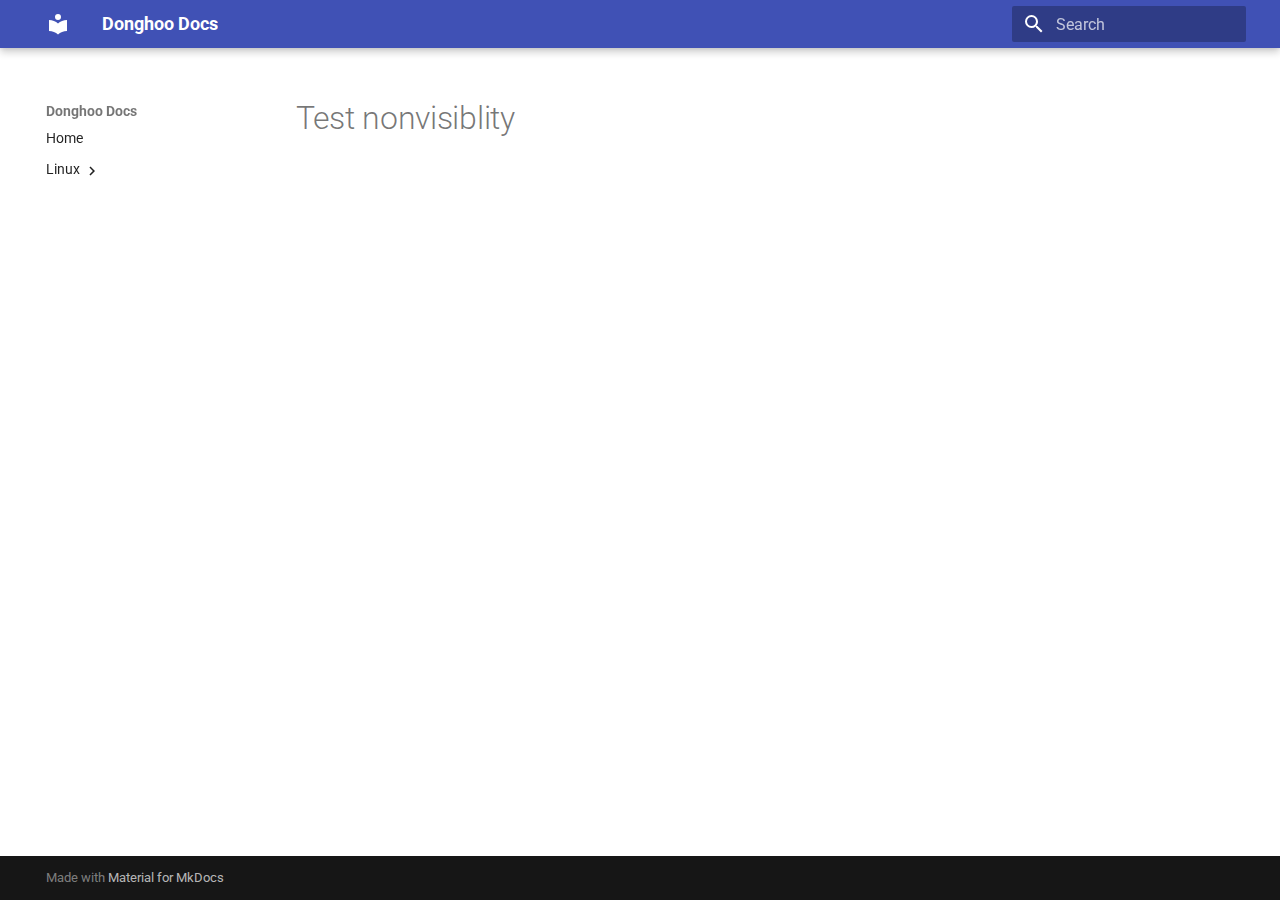
<file: private/linux/test nonvisiblity/index.html>
<!doctype html>
<html lang="en" class="no-js">
  <head>
    
      <meta charset="utf-8">
      <meta name="viewport" content="width=device-width,initial-scale=1">
      
      
      
        <link rel="canonical" href="https://donghoo03.github.io/private/linux/test%20nonvisiblity/">
      
      
      
      
        
      
      
      <link rel="icon" href="../../../assets/images/favicon.png">
      <meta name="generator" content="mkdocs-1.6.1, mkdocs-material-9.7.1">
    
    
      
        <title>Test nonvisiblity - Donghoo Docs</title>
      
    
    
      <link rel="stylesheet" href="../../../assets/stylesheets/main.484c7ddc.min.css">
      
      


    
    
      
    
    
      
        
        
        <link rel="preconnect" href="https://fonts.gstatic.com" crossorigin>
        <link rel="stylesheet" href="https://fonts.googleapis.com/css?family=Roboto:300,300i,400,400i,700,700i%7CRoboto+Mono:400,400i,700,700i&display=fallback">
        <style>:root{--md-text-font:"Roboto";--md-code-font:"Roboto Mono"}</style>
      
    
    
      <link rel="stylesheet" href="../../../assets/stylesheets/extra.css">
    
    <script>__md_scope=new URL("../../..",location),__md_hash=e=>[...e].reduce(((e,_)=>(e<<5)-e+_.charCodeAt(0)),0),__md_get=(e,_=localStorage,t=__md_scope)=>JSON.parse(_.getItem(t.pathname+"."+e)),__md_set=(e,_,t=localStorage,a=__md_scope)=>{try{t.setItem(a.pathname+"."+e,JSON.stringify(_))}catch(e){}}</script>
    
      

    
    
  </head>
  
  
    <body dir="ltr">
  
    
    <input class="md-toggle" data-md-toggle="drawer" type="checkbox" id="__drawer" autocomplete="off">
    <input class="md-toggle" data-md-toggle="search" type="checkbox" id="__search" autocomplete="off">
    <label class="md-overlay" for="__drawer"></label>
    <div data-md-component="skip">
      
    </div>
    <div data-md-component="announce">
      
    </div>
    
    
      

  

<header class="md-header md-header--shadow" data-md-component="header">
  <nav class="md-header__inner md-grid" aria-label="Header">
    <a href="../../.." title="Donghoo Docs" class="md-header__button md-logo" aria-label="Donghoo Docs" data-md-component="logo">
      
  
  <svg xmlns="http://www.w3.org/2000/svg" viewBox="0 0 24 24"><path d="M12 8a3 3 0 0 0 3-3 3 3 0 0 0-3-3 3 3 0 0 0-3 3 3 3 0 0 0 3 3m0 3.54C9.64 9.35 6.5 8 3 8v11c3.5 0 6.64 1.35 9 3.54 2.36-2.19 5.5-3.54 9-3.54V8c-3.5 0-6.64 1.35-9 3.54"/></svg>

    </a>
    <label class="md-header__button md-icon" for="__drawer">
      
      <svg xmlns="http://www.w3.org/2000/svg" viewBox="0 0 24 24"><path d="M3 6h18v2H3zm0 5h18v2H3zm0 5h18v2H3z"/></svg>
    </label>
    <div class="md-header__title" data-md-component="header-title">
      <div class="md-header__ellipsis">
        <div class="md-header__topic">
          <span class="md-ellipsis">
            Donghoo Docs
          </span>
        </div>
        <div class="md-header__topic" data-md-component="header-topic">
          <span class="md-ellipsis">
            
              Test nonvisiblity
            
          </span>
        </div>
      </div>
    </div>
    
    
      <script>var palette=__md_get("__palette");if(palette&&palette.color){if("(prefers-color-scheme)"===palette.color.media){var media=matchMedia("(prefers-color-scheme: light)"),input=document.querySelector(media.matches?"[data-md-color-media='(prefers-color-scheme: light)']":"[data-md-color-media='(prefers-color-scheme: dark)']");palette.color.media=input.getAttribute("data-md-color-media"),palette.color.scheme=input.getAttribute("data-md-color-scheme"),palette.color.primary=input.getAttribute("data-md-color-primary"),palette.color.accent=input.getAttribute("data-md-color-accent")}for(var[key,value]of Object.entries(palette.color))document.body.setAttribute("data-md-color-"+key,value)}</script>
    
    
    
      
      
        <label class="md-header__button md-icon" for="__search">
          
          <svg xmlns="http://www.w3.org/2000/svg" viewBox="0 0 24 24"><path d="M9.5 3A6.5 6.5 0 0 1 16 9.5c0 1.61-.59 3.09-1.56 4.23l.27.27h.79l5 5-1.5 1.5-5-5v-.79l-.27-.27A6.52 6.52 0 0 1 9.5 16 6.5 6.5 0 0 1 3 9.5 6.5 6.5 0 0 1 9.5 3m0 2C7 5 5 7 5 9.5S7 14 9.5 14 14 12 14 9.5 12 5 9.5 5"/></svg>
        </label>
        <div class="md-search" data-md-component="search" role="dialog">
  <label class="md-search__overlay" for="__search"></label>
  <div class="md-search__inner" role="search">
    <form class="md-search__form" name="search">
      <input type="text" class="md-search__input" name="query" aria-label="Search" placeholder="Search" autocapitalize="off" autocorrect="off" autocomplete="off" spellcheck="false" data-md-component="search-query" required>
      <label class="md-search__icon md-icon" for="__search">
        
        <svg xmlns="http://www.w3.org/2000/svg" viewBox="0 0 24 24"><path d="M9.5 3A6.5 6.5 0 0 1 16 9.5c0 1.61-.59 3.09-1.56 4.23l.27.27h.79l5 5-1.5 1.5-5-5v-.79l-.27-.27A6.52 6.52 0 0 1 9.5 16 6.5 6.5 0 0 1 3 9.5 6.5 6.5 0 0 1 9.5 3m0 2C7 5 5 7 5 9.5S7 14 9.5 14 14 12 14 9.5 12 5 9.5 5"/></svg>
        
        <svg xmlns="http://www.w3.org/2000/svg" viewBox="0 0 24 24"><path d="M20 11v2H8l5.5 5.5-1.42 1.42L4.16 12l7.92-7.92L13.5 5.5 8 11z"/></svg>
      </label>
      <nav class="md-search__options" aria-label="Search">
        
        <button type="reset" class="md-search__icon md-icon" title="Clear" aria-label="Clear" tabindex="-1">
          
          <svg xmlns="http://www.w3.org/2000/svg" viewBox="0 0 24 24"><path d="M19 6.41 17.59 5 12 10.59 6.41 5 5 6.41 10.59 12 5 17.59 6.41 19 12 13.41 17.59 19 19 17.59 13.41 12z"/></svg>
        </button>
      </nav>
      
    </form>
    <div class="md-search__output">
      <div class="md-search__scrollwrap" tabindex="0" data-md-scrollfix>
        <div class="md-search-result" data-md-component="search-result">
          <div class="md-search-result__meta">
            Initializing search
          </div>
          <ol class="md-search-result__list" role="presentation"></ol>
        </div>
      </div>
    </div>
  </div>
</div>
      
    
    
  </nav>
  
</header>
    
    <div class="md-container" data-md-component="container">
      
      
        
          
        
      
      <main class="md-main" data-md-component="main">
        <div class="md-main__inner md-grid">
          
            
              
              <div class="md-sidebar md-sidebar--primary" data-md-component="sidebar" data-md-type="navigation" >
                <div class="md-sidebar__scrollwrap">
                  <div class="md-sidebar__inner">
                    



<nav class="md-nav md-nav--primary" aria-label="Navigation" data-md-level="0">
  <label class="md-nav__title" for="__drawer">
    <a href="../../.." title="Donghoo Docs" class="md-nav__button md-logo" aria-label="Donghoo Docs" data-md-component="logo">
      
  
  <svg xmlns="http://www.w3.org/2000/svg" viewBox="0 0 24 24"><path d="M12 8a3 3 0 0 0 3-3 3 3 0 0 0-3-3 3 3 0 0 0-3 3 3 3 0 0 0 3 3m0 3.54C9.64 9.35 6.5 8 3 8v11c3.5 0 6.64 1.35 9 3.54 2.36-2.19 5.5-3.54 9-3.54V8c-3.5 0-6.64 1.35-9 3.54"/></svg>

    </a>
    Donghoo Docs
  </label>
  
  <ul class="md-nav__list" data-md-scrollfix>
    
      
      
  
  
  
  
    <li class="md-nav__item">
      <a href="../../.." class="md-nav__link">
        
  
  
  <span class="md-ellipsis">
    
  
    Home
  

    
  </span>
  
  

      </a>
    </li>
  

    
      
      
  
  
  
  
    
    
    
    
    
    <li class="md-nav__item md-nav__item--nested">
      
        
        
        <input class="md-nav__toggle md-toggle " type="checkbox" id="__nav_2" >
        
          
          <label class="md-nav__link" for="__nav_2" id="__nav_2_label" tabindex="0">
            
  
  
  <span class="md-ellipsis">
    
  
    Linux
  

    
  </span>
  
  

            <span class="md-nav__icon md-icon"></span>
          </label>
        
        <nav class="md-nav" data-md-level="1" aria-labelledby="__nav_2_label" aria-expanded="false">
          <label class="md-nav__title" for="__nav_2">
            <span class="md-nav__icon md-icon"></span>
            
  
    Linux
  

          </label>
          <ul class="md-nav__list" data-md-scrollfix>
            
              
                
  
  
  
  
    <li class="md-nav__item">
      <a href="../../../linux/MkDocs%EB%A1%9C%20GitHub%20Pages%20%EA%B5%AC%EC%B6%95%ED%95%98%EA%B8%B0/" class="md-nav__link">
        
  
  
  <span class="md-ellipsis">
    
  
    Mkdocs로 Github Pages 구축하기
  

    
  </span>
  
  

      </a>
    </li>
  

              
            
              
                
  
  
  
  
    <li class="md-nav__item">
      <a href="../../../linux/Test_visibility/" class="md-nav__link">
        
  
  
  <span class="md-ellipsis">
    
  
    Test Visibility
  

    
  </span>
  
  

      </a>
    </li>
  

              
            
          </ul>
        </nav>
      
    </li>
  

    
  </ul>
</nav>
                  </div>
                </div>
              </div>
            
            
              
              <div class="md-sidebar md-sidebar--secondary" data-md-component="sidebar" data-md-type="toc" >
                <div class="md-sidebar__scrollwrap">
                  <div class="md-sidebar__inner">
                    

<nav class="md-nav md-nav--secondary" aria-label="Table of contents">
  
  
  
  
</nav>
                  </div>
                </div>
              </div>
            
          
          
            <div class="md-content" data-md-component="content">
              
              <article class="md-content__inner md-typeset">
                
                  



  <h1>Test nonvisiblity</h1>









  
  






                
              </article>
            </div>
          
          
<script>var target=document.getElementById(location.hash.slice(1));target&&target.name&&(target.checked=target.name.startsWith("__tabbed_"))</script>
        </div>
        
      </main>
      
        <footer class="md-footer">
  
  <div class="md-footer-meta md-typeset">
    <div class="md-footer-meta__inner md-grid">
      <div class="md-copyright">
  
  
    Made with
    <a href="https://squidfunk.github.io/mkdocs-material/" target="_blank" rel="noopener">
      Material for MkDocs
    </a>
  
</div>
      
    </div>
  </div>
</footer>
      
    </div>
    <div class="md-dialog" data-md-component="dialog">
      <div class="md-dialog__inner md-typeset"></div>
    </div>
    
    
    
      
      
      <script id="__config" type="application/json">{"annotate": null, "base": "../../..", "features": [], "search": "../../../assets/javascripts/workers/search.2c215733.min.js", "tags": null, "translations": {"clipboard.copied": "Copied to clipboard", "clipboard.copy": "Copy to clipboard", "search.result.more.one": "1 more on this page", "search.result.more.other": "# more on this page", "search.result.none": "No matching documents", "search.result.one": "1 matching document", "search.result.other": "# matching documents", "search.result.placeholder": "Type to start searching", "search.result.term.missing": "Missing", "select.version": "Select version"}, "version": null}</script>
    
    
      <script src="../../../assets/javascripts/bundle.79ae519e.min.js"></script>
      
        <script src="../../../assets/javascripts/marquee.js"></script>
      
    
  </body>
</html>
</file>
<file: assets/stylesheets/extra.css>
/* Sidebar: 한 줄 유지 */
.md-nav__link {
  display: block;
  white-space: nowrap;
  overflow: hidden;
}

/* 실제 텍스트 요소 */
.md-nav__link .md-ellipsis,
.md-nav__link span {
  display: inline-block;
  white-space: nowrap;
  transform: translateX(0);
  will-change: transform;
}

/* hover 시: JS가 넣어준 거리/시간을 사용 */
.md-nav__link.is-marquee:hover .md-ellipsis,
.md-nav__link.is-marquee:hover span {
  animation-name: sidebar-marquee;
  animation-duration: var(--marquee-duration, 6s);
  animation-timing-function: linear;
  animation-iteration-count: infinite;
  animation-delay: 0.1s; /* 시작 너무 늦지 않게 */
}

@keyframes sidebar-marquee {
  0%   { transform: translateX(0); }
  5%  { transform: translateX(0); } /* 살짝 멈추고 */
  100% { transform: translateX(calc(-1 * var(--marquee-distance, 0px))); }
}
</file>
<file: assets/stylesheets/main.484c7ddc.min.css>
@charset "UTF-8";html{-webkit-text-size-adjust:none;-moz-text-size-adjust:none;text-size-adjust:none;box-sizing:border-box}*,:after,:before{box-sizing:inherit}@media (prefers-reduced-motion){*,:after,:before{transition:none!important}}body{margin:0}a,button,input,label{-webkit-tap-highlight-color:transparent}a{color:inherit;text-decoration:none}hr{border:0;box-sizing:initial;display:block;height:.05rem;overflow:visible;padding:0}small{font-size:80%}sub,sup{line-height:1em}img{border-style:none}table{border-collapse:initial;border-spacing:0}td,th{font-weight:400;vertical-align:top}button{background:#0000;border:0;font-family:inherit;font-size:inherit;margin:0;padding:0}input{border:0;outline:none}:root{--md-primary-fg-color:#4051b5;--md-primary-fg-color--light:#5d6cc0;--md-primary-fg-color--dark:#303fa1;--md-primary-bg-color:#fff;--md-primary-bg-color--light:#ffffffb3;--md-accent-fg-color:#526cfe;--md-accent-fg-color--transparent:#526cfe1a;--md-accent-bg-color:#fff;--md-accent-bg-color--light:#ffffffb3}[data-md-color-scheme=default]{color-scheme:light}[data-md-color-scheme=default] img[src$="#gh-dark-mode-only"],[data-md-color-scheme=default] img[src$="#only-dark"]{display:none}:root,[data-md-color-scheme=default]{--md-hue:225deg;--md-default-fg-color:#000000de;--md-default-fg-color--light:#0000008a;--md-default-fg-color--lighter:#00000052;--md-default-fg-color--lightest:#00000012;--md-default-bg-color:#fff;--md-default-bg-color--light:#ffffffb3;--md-default-bg-color--lighter:#ffffff4d;--md-default-bg-color--lightest:#ffffff1f;--md-code-fg-color:#36464e;--md-code-bg-color:#f5f5f5;--md-code-bg-color--light:#f5f5f5b3;--md-code-bg-color--lighter:#f5f5f54d;--md-code-hl-color:#4287ff;--md-code-hl-color--light:#4287ff1a;--md-code-hl-number-color:#d52a2a;--md-code-hl-special-color:#db1457;--md-code-hl-function-color:#a846b9;--md-code-hl-constant-color:#6e59d9;--md-code-hl-keyword-color:#3f6ec6;--md-code-hl-string-color:#1c7d4d;--md-code-hl-name-color:var(--md-code-fg-color);--md-code-hl-operator-color:var(--md-default-fg-color--light);--md-code-hl-punctuation-color:var(--md-default-fg-color--light);--md-code-hl-comment-color:var(--md-default-fg-color--light);--md-code-hl-generic-color:var(--md-default-fg-color--light);--md-code-hl-variable-color:var(--md-default-fg-color--light);--md-typeset-color:var(--md-default-fg-color);--md-typeset-a-color:var(--md-primary-fg-color);--md-typeset-del-color:#f5503d26;--md-typeset-ins-color:#0bd57026;--md-typeset-kbd-color:#fafafa;--md-typeset-kbd-accent-color:#fff;--md-typeset-kbd-border-color:#b8b8b8;--md-typeset-mark-color:#ffff0080;--md-typeset-table-color:#0000001f;--md-typeset-table-color--light:rgba(0,0,0,.035);--md-admonition-fg-color:var(--md-default-fg-color);--md-admonition-bg-color:var(--md-default-bg-color);--md-warning-fg-color:#000000de;--md-warning-bg-color:#ff9;--md-footer-fg-color:#fff;--md-footer-fg-color--light:#ffffffb3;--md-footer-fg-color--lighter:#ffffff73;--md-footer-bg-color:#000000de;--md-footer-bg-color--dark:#00000052;--md-shadow-z1:0 0.2rem 0.5rem #0000000d,0 0 0.05rem #0000001a;--md-shadow-z2:0 0.2rem 0.5rem #0000001a,0 0 0.05rem #00000040;--md-shadow-z3:0 0.2rem 0.5rem #0003,0 0 0.05rem #00000059}.md-icon svg{fill:currentcolor;display:block;height:1.2rem;width:1.2rem}body{-webkit-font-smoothing:antialiased;-moz-osx-font-smoothing:grayscale;--md-text-font-family:var(--md-text-font,_),-apple-system,BlinkMacSystemFont,Helvetica,Arial,sans-serif;--md-code-font-family:var(--md-code-font,_),SFMono-Regular,Consolas,Menlo,monospace}aside,body,input{font-feature-settings:"kern","liga";color:var(--md-typeset-color);font-family:var(--md-text-font-family)}code,kbd,pre{font-feature-settings:"kern";font-family:var(--md-code-font-family)}:root{--md-typeset-table-sort-icon:url('data:image/svg+xml;charset=utf-8,<svg xmlns="http://www.w3.org/2000/svg" viewBox="0 0 24 24"><path d="m18 21-4-4h3V7h-3l4-4 4 4h-3v10h3M2 19v-2h10v2M2 13v-2h7v2M2 7V5h4v2z"/></svg>');--md-typeset-table-sort-icon--asc:url('data:image/svg+xml;charset=utf-8,<svg xmlns="http://www.w3.org/2000/svg" viewBox="0 0 24 24"><path d="M19 17h3l-4 4-4-4h3V3h2M2 17h10v2H2M6 5v2H2V5m0 6h7v2H2z"/></svg>');--md-typeset-table-sort-icon--desc:url('data:image/svg+xml;charset=utf-8,<svg xmlns="http://www.w3.org/2000/svg" viewBox="0 0 24 24"><path d="M19 7h3l-4-4-4 4h3v14h2M2 17h10v2H2M6 5v2H2V5m0 6h7v2H2z"/></svg>')}.md-typeset{-webkit-print-color-adjust:exact;color-adjust:exact;font-size:.8rem;line-height:1.6;overflow-wrap:break-word}@media print{.md-typeset{font-size:.68rem}}.md-typeset blockquote,.md-typeset dl,.md-typeset figure,.md-typeset ol,.md-typeset pre,.md-typeset ul{margin-bottom:1em;margin-top:1em}.md-typeset h1{color:var(--md-default-fg-color--light);font-size:2em;line-height:1.3;margin:0 0 1.25em}.md-typeset h1,.md-typeset h2{font-weight:300;letter-spacing:-.01em}.md-typeset h2{font-size:1.5625em;line-height:1.4;margin:1.6em 0 .64em}.md-typeset h3{font-size:1.25em;font-weight:400;letter-spacing:-.01em;line-height:1.5;margin:1.6em 0 .8em}.md-typeset h2+h3{margin-top:.8em}.md-typeset h4{font-weight:700;letter-spacing:-.01em;margin:1em 0}.md-typeset h5,.md-typeset h6{color:var(--md-default-fg-color--light);font-size:.8em;font-weight:700;letter-spacing:-.01em;margin:1.25em 0}.md-typeset h5{text-transform:uppercase}.md-typeset h5 code{text-transform:none}.md-typeset hr{border-bottom:.05rem solid var(--md-default-fg-color--lightest);display:flow-root;margin:1.5em 0}.md-typeset a{color:var(--md-typeset-a-color);word-break:break-word}.md-typeset a,.md-typeset a:before{transition:color 125ms}.md-typeset a:focus,.md-typeset a:hover{color:var(--md-accent-fg-color)}.md-typeset a:focus code,.md-typeset a:hover code{background-color:var(--md-accent-fg-color--transparent);color:var(--md-accent-fg-color)}.md-typeset a code{color:var(--md-typeset-a-color)}.md-typeset a.focus-visible{outline-color:var(--md-accent-fg-color);outline-offset:.2rem}.md-typeset code,.md-typeset kbd,.md-typeset pre{color:var(--md-code-fg-color);direction:ltr;font-variant-ligatures:none;transition:background-color 125ms}@media print{.md-typeset code,.md-typeset kbd,.md-typeset pre{white-space:pre-wrap}}.md-typeset code{background-color:var(--md-code-bg-color);border-radius:.1rem;-webkit-box-decoration-break:clone;box-decoration-break:clone;font-size:.85em;padding:0 .2941176471em;transition:color 125ms,background-color 125ms;word-break:break-word}.md-typeset code:not(.focus-visible){-webkit-tap-highlight-color:transparent;outline:none}.md-typeset pre{display:flow-root;line-height:1.4;position:relative}.md-typeset pre>code{-webkit-box-decoration-break:slice;box-decoration-break:slice;box-shadow:none;display:block;margin:0;outline-color:var(--md-accent-fg-color);overflow:auto;padding:.7720588235em 1.1764705882em;scrollbar-color:var(--md-default-fg-color--lighter) #0000;scrollbar-width:thin;touch-action:auto;word-break:normal}.md-typeset pre>code:hover{scrollbar-color:var(--md-accent-fg-color) #0000}.md-typeset pre>code::-webkit-scrollbar{height:.2rem;width:.2rem}.md-typeset pre>code::-webkit-scrollbar-thumb{background-color:var(--md-default-fg-color--lighter)}.md-typeset pre>code::-webkit-scrollbar-thumb:hover{background-color:var(--md-accent-fg-color)}.md-typeset kbd{background-color:var(--md-typeset-kbd-color);border-radius:.1rem;box-shadow:0 .1rem 0 .05rem var(--md-typeset-kbd-border-color),0 .1rem 0 var(--md-typeset-kbd-border-color),0 -.1rem .2rem var(--md-typeset-kbd-accent-color) inset;color:var(--md-default-fg-color);display:inline-block;font-size:.75em;padding:0 .6666666667em;vertical-align:text-top;word-break:break-word}.md-typeset mark{background-color:var(--md-typeset-mark-color);-webkit-box-decoration-break:clone;box-decoration-break:clone;color:inherit;word-break:break-word}.md-typeset abbr{cursor:help;text-decoration:none}.md-typeset [data-preview],.md-typeset abbr{border-bottom:.05rem dotted var(--md-default-fg-color--light)}.md-typeset small{opacity:.75}[dir=ltr] .md-typeset sub,[dir=ltr] .md-typeset sup{margin-left:.078125em}[dir=rtl] .md-typeset sub,[dir=rtl] .md-typeset sup{margin-right:.078125em}[dir=ltr] .md-typeset blockquote{padding-left:.6rem}[dir=rtl] .md-typeset blockquote{padding-right:.6rem}[dir=ltr] .md-typeset blockquote{border-left:.2rem solid var(--md-default-fg-color--lighter)}[dir=rtl] .md-typeset blockquote{border-right:.2rem solid var(--md-default-fg-color--lighter)}.md-typeset blockquote{color:var(--md-default-fg-color--light);margin-left:0;margin-right:0}.md-typeset ul{list-style-type:disc}.md-typeset ul[type]{list-style-type:revert-layer}[dir=ltr] .md-typeset ol,[dir=ltr] .md-typeset ul{margin-left:.625em}[dir=rtl] .md-typeset ol,[dir=rtl] .md-typeset ul{margin-right:.625em}.md-typeset ol,.md-typeset ul{padding:0}.md-typeset ol:not([hidden]),.md-typeset ul:not([hidden]){display:flow-root}.md-typeset ol ol,.md-typeset ul ol{list-style-type:lower-alpha}.md-typeset ol ol ol,.md-typeset ul ol ol{list-style-type:lower-roman}.md-typeset ol ol ol ol,.md-typeset ul ol ol ol{list-style-type:upper-alpha}.md-typeset ol ol ol ol ol,.md-typeset ul ol ol ol ol{list-style-type:upper-roman}.md-typeset ol[type],.md-typeset ul[type]{list-style-type:revert-layer}[dir=ltr] .md-typeset ol li,[dir=ltr] .md-typeset ul li{margin-left:1.25em}[dir=rtl] .md-typeset ol li,[dir=rtl] .md-typeset ul li{margin-right:1.25em}.md-typeset ol li,.md-typeset ul li{margin-bottom:.5em}.md-typeset ol li blockquote,.md-typeset ol li p,.md-typeset ul li blockquote,.md-typeset ul li p{margin:.5em 0}.md-typeset ol li:last-child,.md-typeset ul li:last-child{margin-bottom:0}[dir=ltr] .md-typeset ol li ol,[dir=ltr] .md-typeset ol li ul,[dir=ltr] .md-typeset ul li ol,[dir=ltr] .md-typeset ul li ul{margin-left:.625em}[dir=rtl] .md-typeset ol li ol,[dir=rtl] .md-typeset ol li ul,[dir=rtl] .md-typeset ul li ol,[dir=rtl] .md-typeset ul li ul{margin-right:.625em}.md-typeset ol li ol,.md-typeset ol li ul,.md-typeset ul li ol,.md-typeset ul li ul{margin-bottom:.5em;margin-top:.5em}[dir=ltr] .md-typeset dd{margin-left:1.875em}[dir=rtl] .md-typeset dd{margin-right:1.875em}.md-typeset dd{margin-bottom:1.5em;margin-top:1em}.md-typeset img,.md-typeset svg,.md-typeset video{height:auto;max-width:100%}.md-typeset img[align=left]{margin:1em 1em 1em 0}.md-typeset img[align=right]{margin:1em 0 1em 1em}.md-typeset img[align]:only-child{margin-top:0}.md-typeset figure{display:flow-root;margin:1em auto;max-width:100%;text-align:center;width:fit-content}.md-typeset figure img{display:block;margin:0 auto}.md-typeset figcaption{font-style:italic;margin:1em auto;max-width:24rem}.md-typeset iframe{max-width:100%}.md-typeset table:not([class]){background-color:var(--md-default-bg-color);border:.05rem solid var(--md-typeset-table-color);border-radius:.1rem;display:inline-block;font-size:.64rem;max-width:100%;overflow:auto;touch-action:auto}@media print{.md-typeset table:not([class]){display:table}}.md-typeset table:not([class])+*{margin-top:1.5em}.md-typeset table:not([class]) td>:first-child,.md-typeset table:not([class]) th>:first-child{margin-top:0}.md-typeset table:not([class]) td>:last-child,.md-typeset table:not([class]) th>:last-child{margin-bottom:0}.md-typeset table:not([class]) td:not([align]),.md-typeset table:not([class]) th:not([align]){text-align:left}[dir=rtl] .md-typeset table:not([class]) td:not([align]),[dir=rtl] .md-typeset table:not([class]) th:not([align]){text-align:right}.md-typeset table:not([class]) th{font-weight:700;min-width:5rem;padding:.9375em 1.25em;vertical-align:top}.md-typeset table:not([class]) td{border-top:.05rem solid var(--md-typeset-table-color);padding:.9375em 1.25em;vertical-align:top}.md-typeset table:not([class]) tbody tr{transition:background-color 125ms}.md-typeset table:not([class]) tbody tr:hover{background-color:var(--md-typeset-table-color--light);box-shadow:0 .05rem 0 var(--md-default-bg-color) inset}.md-typeset table:not([class]) a{word-break:normal}.md-typeset table th[role=columnheader]{cursor:pointer}[dir=ltr] .md-typeset table th[role=columnheader]:after{margin-left:.5em}[dir=rtl] .md-typeset table th[role=columnheader]:after{margin-right:.5em}.md-typeset table th[role=columnheader]:after{content:"";display:inline-block;height:1.2em;-webkit-mask-image:var(--md-typeset-table-sort-icon);mask-image:var(--md-typeset-table-sort-icon);-webkit-mask-repeat:no-repeat;mask-repeat:no-repeat;-webkit-mask-size:contain;mask-size:contain;transition:background-color 125ms;vertical-align:text-bottom;width:1.2em}.md-typeset table th[role=columnheader]:hover:after{background-color:var(--md-default-fg-color--lighter)}.md-typeset table th[role=columnheader][aria-sort=ascending]:after{background-color:var(--md-default-fg-color--light);-webkit-mask-image:var(--md-typeset-table-sort-icon--asc);mask-image:var(--md-typeset-table-sort-icon--asc)}.md-typeset table th[role=columnheader][aria-sort=descending]:after{background-color:var(--md-default-fg-color--light);-webkit-mask-image:var(--md-typeset-table-sort-icon--desc);mask-image:var(--md-typeset-table-sort-icon--desc)}.md-typeset__scrollwrap{margin:1em -.8rem;overflow-x:auto;touch-action:auto}.md-typeset__table{display:inline-block;margin-bottom:.5em;padding:0 .8rem}@media print{.md-typeset__table{display:block}}html .md-typeset__table table{display:table;margin:0;overflow:hidden;width:100%}@media screen and (max-width:44.984375em){.md-content__inner>pre{margin:1em -.8rem}.md-content__inner>pre code{border-radius:0}}.md-typeset .md-author{border-radius:100%;display:block;flex-shrink:0;height:1.6rem;overflow:hidden;position:relative;transition:color 125ms,transform 125ms;width:1.6rem}.md-typeset .md-author img{display:block}.md-typeset .md-author--more{background:var(--md-default-fg-color--lightest);color:var(--md-default-fg-color--lighter);font-size:.6rem;font-weight:700;line-height:1.6rem;text-align:center}.md-typeset .md-author--long{height:2.4rem;width:2.4rem}.md-typeset a.md-author{transform:scale(1)}.md-typeset a.md-author img{border-radius:100%;filter:grayscale(100%) opacity(75%);transition:filter 125ms}.md-typeset a.md-author:focus,.md-typeset a.md-author:hover{transform:scale(1.1);z-index:1}.md-typeset a.md-author:focus img,.md-typeset a.md-author:hover img{filter:grayscale(0)}.md-banner{background-color:var(--md-footer-bg-color);color:var(--md-footer-fg-color);overflow:auto}@media print{.md-banner{display:none}}.md-banner--warning{background-color:var(--md-warning-bg-color);color:var(--md-warning-fg-color)}.md-banner__inner{font-size:.7rem;margin:.6rem auto;padding:0 .8rem}[dir=ltr] .md-banner__button{float:right}[dir=rtl] .md-banner__button{float:left}.md-banner__button{color:inherit;cursor:pointer;transition:opacity .25s}.no-js .md-banner__button{display:none}.md-banner__button:hover{opacity:.7}html{font-size:125%;height:100%;overflow-x:hidden}@media screen and (min-width:100em){html{font-size:137.5%}}@media screen and (min-width:125em){html{font-size:150%}}body{background-color:var(--md-default-bg-color);display:flex;flex-direction:column;font-size:.5rem;min-height:100%;position:relative;width:100%}@media print{body{display:block}}@media screen and (max-width:59.984375em){body[data-md-scrolllock]{position:fixed}}.md-grid{margin-left:auto;margin-right:auto;max-width:61rem}.md-container{display:flex;flex-direction:column;flex-grow:1}@media print{.md-container{display:block}}.md-main{flex-grow:1}.md-main__inner{display:flex;height:100%;margin-top:1.5rem}.md-ellipsis{overflow:hidden;text-overflow:ellipsis}.md-toggle{display:none}.md-option{height:0;opacity:0;position:absolute;width:0}.md-option:checked+label:not([hidden]){display:block}.md-option.focus-visible+label{outline-color:var(--md-accent-fg-color);outline-style:auto}.md-skip{background-color:var(--md-default-fg-color);border-radius:.1rem;color:var(--md-default-bg-color);font-size:.64rem;margin:.5rem;opacity:0;outline-color:var(--md-accent-fg-color);padding:.3rem .5rem;position:fixed;transform:translateY(.4rem);z-index:-1}.md-skip:focus{opacity:1;transform:translateY(0);transition:transform .25s cubic-bezier(.4,0,.2,1),opacity 175ms 75ms;z-index:10}@page{margin:25mm}:root{--md-clipboard-icon:url('data:image/svg+xml;charset=utf-8,<svg xmlns="http://www.w3.org/2000/svg" viewBox="0 0 24 24"><path d="M19 21H8V7h11m0-2H8a2 2 0 0 0-2 2v14a2 2 0 0 0 2 2h11a2 2 0 0 0 2-2V7a2 2 0 0 0-2-2m-3-4H4a2 2 0 0 0-2 2v14h2V3h12z"/></svg>')}.md-clipboard{border-radius:.1rem;color:var(--md-default-fg-color--lightest);cursor:pointer;height:1.5em;outline-color:var(--md-accent-fg-color);outline-offset:.1rem;transition:color .25s;width:1.5em;z-index:1}@media print{.md-clipboard{display:none}}.md-clipboard:not(.focus-visible){-webkit-tap-highlight-color:transparent;outline:none}:hover>.md-clipboard{color:var(--md-default-fg-color--light)}.md-clipboard:focus,.md-clipboard:hover{color:var(--md-accent-fg-color)}.md-clipboard:after{background-color:currentcolor;content:"";display:block;height:1.125em;margin:0 auto;-webkit-mask-image:var(--md-clipboard-icon);mask-image:var(--md-clipboard-icon);-webkit-mask-position:center;mask-position:center;-webkit-mask-repeat:no-repeat;mask-repeat:no-repeat;-webkit-mask-size:contain;mask-size:contain;width:1.125em}.md-clipboard--inline{cursor:pointer}.md-clipboard--inline code{transition:color .25s,background-color .25s}.md-clipboard--inline:focus code,.md-clipboard--inline:hover code{background-color:var(--md-accent-fg-color--transparent);color:var(--md-accent-fg-color)}:root{--md-code-select-icon:url('data:image/svg+xml;charset=utf-8,<svg xmlns="http://www.w3.org/2000/svg" viewBox="0 0 24 24"><path d="M19 19h-4v2h4c1.1 0 2-.9 2-2v-4h-2m0-12h-4v2h4v4h2V5c0-1.1-.9-2-2-2M5 5h4V3H5c-1.1 0-2 .9-2 2v4h2m0 6H3v4c0 1.1.9 2 2 2h4v-2H5zm2-4h2v2H7zm4 0h2v2h-2zm4 0h2v2h-2zM7 7h2v2H7zm4 0h2v2h-2zm4 0h2v2h-2zm-8 8h2v2H7zm4 0h2v2h-2zm4 0h2v2h-2z"/></svg>');--md-code-copy-icon:url('data:image/svg+xml;charset=utf-8,<svg xmlns="http://www.w3.org/2000/svg" viewBox="0 0 24 24"><path d="M19 21H8V7h11m0-2H8a2 2 0 0 0-2 2v14a2 2 0 0 0 2 2h11a2 2 0 0 0 2-2V7a2 2 0 0 0-2-2m-3-4H4a2 2 0 0 0-2 2v14h2V3h12z"/></svg>')}.md-typeset .md-code__content{display:grid}.md-code__nav{background-color:var(--md-code-bg-color--lighter);border-radius:.1rem;display:flex;gap:.2rem;padding:.2rem;position:absolute;right:.25em;top:.25em;transition:background-color .25s;z-index:1}:hover>.md-code__nav{background-color:var(--md-code-bg-color--light)}.md-code__button{color:var(--md-default-fg-color--lightest);cursor:pointer;display:block;height:1.5em;outline-color:var(--md-accent-fg-color);outline-offset:.1rem;transition:color .25s;width:1.5em}:hover>*>.md-code__button{color:var(--md-default-fg-color--light)}.md-code__button.focus-visible,.md-code__button:hover{color:var(--md-accent-fg-color)}.md-code__button--active{color:var(--md-default-fg-color)!important}.md-code__button:after{background-color:currentcolor;content:"";display:block;height:1.125em;margin:0 auto;-webkit-mask-position:center;mask-position:center;-webkit-mask-repeat:no-repeat;mask-repeat:no-repeat;-webkit-mask-size:contain;mask-size:contain;width:1.125em}.md-code__button[data-md-type=select]:after{-webkit-mask-image:var(--md-code-select-icon);mask-image:var(--md-code-select-icon)}.md-code__button[data-md-type=copy]:after{-webkit-mask-image:var(--md-code-copy-icon);mask-image:var(--md-code-copy-icon)}@keyframes consent{0%{opacity:0;transform:translateY(100%)}to{opacity:1;transform:translateY(0)}}@keyframes overlay{0%{opacity:0}to{opacity:1}}.md-consent__overlay{animation:overlay .25s both;-webkit-backdrop-filter:blur(.1rem);backdrop-filter:blur(.1rem);background-color:#0000008a;height:100%;opacity:1;position:fixed;top:0;width:100%;z-index:5}.md-consent__inner{animation:consent .5s cubic-bezier(.1,.7,.1,1) both;background-color:var(--md-default-bg-color);border:0;border-radius:.1rem;bottom:0;box-shadow:0 0 .2rem #0000001a,0 .2rem .4rem #0003;max-height:100%;overflow:auto;padding:0;position:fixed;width:100%;z-index:5}.md-consent__form{padding:.8rem}.md-consent__settings{display:none;margin:1em 0}input:checked+.md-consent__settings{display:block}.md-consent__controls{margin-bottom:.8rem}.md-typeset .md-consent__controls .md-button{display:inline}@media screen and (max-width:44.984375em){.md-typeset .md-consent__controls .md-button{display:block;margin-top:.4rem;text-align:center;width:100%}}.md-consent label{cursor:pointer}.md-content{flex-grow:1;min-width:0}.md-content__inner{margin:0 .8rem 1.2rem;padding-top:.6rem}@media screen and (min-width:76.25em){[dir=ltr] .md-sidebar--primary:not([hidden])~.md-content>.md-content__inner{margin-left:1.2rem}[dir=ltr] .md-sidebar--secondary:not([hidden])~.md-content>.md-content__inner,[dir=rtl] .md-sidebar--primary:not([hidden])~.md-content>.md-content__inner{margin-right:1.2rem}[dir=rtl] .md-sidebar--secondary:not([hidden])~.md-content>.md-content__inner{margin-left:1.2rem}}.md-content__inner:before{content:"";display:block;height:.4rem}.md-content__inner>:last-child{margin-bottom:0}[dir=ltr] .md-content__button{float:right}[dir=rtl] .md-content__button{float:left}[dir=ltr] .md-content__button{margin-left:.4rem}[dir=rtl] .md-content__button{margin-right:.4rem}.md-content__button{margin:.4rem 0;padding:0}@media print{.md-content__button{display:none}}.md-typeset .md-content__button{color:var(--md-default-fg-color--lighter)}.md-content__button svg{display:inline;vertical-align:top}[dir=rtl] .md-content__button svg{transform:scaleX(-1)}[dir=ltr] .md-dialog{right:.8rem}[dir=rtl] .md-dialog{left:.8rem}.md-dialog{background-color:var(--md-default-fg-color);border-radius:.1rem;bottom:.8rem;box-shadow:var(--md-shadow-z3);min-width:11.1rem;opacity:0;padding:.4rem .6rem;pointer-events:none;position:fixed;transform:translateY(100%);transition:transform 0ms .4s,opacity .4s;z-index:4}@media print{.md-dialog{display:none}}.md-dialog--active{opacity:1;pointer-events:auto;transform:translateY(0);transition:transform .4s cubic-bezier(.075,.85,.175,1),opacity .4s}.md-dialog__inner{color:var(--md-default-bg-color);font-size:.7rem}.md-feedback{margin:2em 0 1em;text-align:center}.md-feedback fieldset{border:none;margin:0;padding:0}.md-feedback__title{font-weight:700;margin:1em auto}.md-feedback__inner{position:relative}.md-feedback__list{display:flex;flex-wrap:wrap;place-content:baseline center;position:relative}.md-feedback__list:hover .md-icon:not(:disabled){color:var(--md-default-fg-color--lighter)}:disabled .md-feedback__list{min-height:1.8rem}.md-feedback__icon{color:var(--md-default-fg-color--light);cursor:pointer;flex-shrink:0;margin:0 .1rem;transition:color 125ms}.md-feedback__icon:not(:disabled).md-icon:hover{color:var(--md-accent-fg-color)}.md-feedback__icon:disabled{color:var(--md-default-fg-color--lightest);pointer-events:none}.md-feedback__note{opacity:0;position:relative;transform:translateY(.4rem);transition:transform .4s cubic-bezier(.1,.7,.1,1),opacity .15s}.md-feedback__note>*{margin:0 auto;max-width:16rem}:disabled .md-feedback__note{opacity:1;transform:translateY(0)}@media print{.md-feedback{display:none}}.md-footer{background-color:var(--md-footer-bg-color);color:var(--md-footer-fg-color)}@media print{.md-footer{display:none}}.md-footer__inner{justify-content:space-between;overflow:auto;padding:.2rem}.md-footer__inner:not([hidden]){display:flex}.md-footer__link{align-items:end;display:flex;flex-grow:0.01;margin-bottom:.4rem;margin-top:1rem;max-width:100%;outline-color:var(--md-accent-fg-color);overflow:hidden;transition:opacity .25s}.md-footer__link:focus,.md-footer__link:hover{opacity:.7}[dir=rtl] .md-footer__link svg{transform:scaleX(-1)}@media screen and (max-width:44.984375em){.md-footer__link--prev{flex-shrink:0}.md-footer__link--prev .md-footer__title{display:none}}[dir=ltr] .md-footer__link--next{margin-left:auto}[dir=rtl] .md-footer__link--next{margin-right:auto}.md-footer__link--next{text-align:right}[dir=rtl] .md-footer__link--next{text-align:left}.md-footer__title{flex-grow:1;font-size:.9rem;margin-bottom:.7rem;max-width:calc(100% - 2.4rem);padding:0 1rem;white-space:nowrap}.md-footer__button{margin:.2rem;padding:.4rem}.md-footer__direction{font-size:.64rem;opacity:.7}.md-footer-meta{background-color:var(--md-footer-bg-color--dark)}.md-footer-meta__inner{display:flex;flex-wrap:wrap;justify-content:space-between;padding:.2rem}html .md-footer-meta.md-typeset a{color:var(--md-footer-fg-color--light)}html .md-footer-meta.md-typeset a:focus,html .md-footer-meta.md-typeset a:hover{color:var(--md-footer-fg-color)}.md-copyright{color:var(--md-footer-fg-color--lighter);font-size:.64rem;margin:auto .6rem;padding:.4rem 0;width:100%}@media screen and (min-width:45em){.md-copyright{width:auto}}.md-copyright__highlight{color:var(--md-footer-fg-color--light)}.md-social{display:inline-flex;gap:.2rem;margin:0 .4rem;padding:.2rem 0 .6rem}@media screen and (min-width:45em){.md-social{padding:.6rem 0}}.md-social__link{display:inline-block;height:1.6rem;text-align:center;width:1.6rem}.md-social__link:before{line-height:1.9}.md-social__link svg{fill:currentcolor;max-height:.8rem;vertical-align:-25%}.md-typeset .md-button{border:.1rem solid;border-radius:.1rem;color:var(--md-primary-fg-color);cursor:pointer;display:inline-block;font-weight:700;padding:.625em 2em;transition:color 125ms,background-color 125ms,border-color 125ms}.md-typeset .md-button--primary{background-color:var(--md-primary-fg-color);border-color:var(--md-primary-fg-color);color:var(--md-primary-bg-color)}.md-typeset .md-button:focus,.md-typeset .md-button:hover{background-color:var(--md-accent-fg-color);border-color:var(--md-accent-fg-color);color:var(--md-accent-bg-color)}[dir=ltr] .md-typeset .md-input{border-top-left-radius:.1rem}[dir=ltr] .md-typeset .md-input,[dir=rtl] .md-typeset .md-input{border-top-right-radius:.1rem}[dir=rtl] .md-typeset .md-input{border-top-left-radius:.1rem}.md-typeset .md-input{border-bottom:.1rem solid var(--md-default-fg-color--lighter);box-shadow:var(--md-shadow-z1);font-size:.8rem;height:1.8rem;padding:0 .6rem;transition:border .25s,box-shadow .25s}.md-typeset .md-input:focus,.md-typeset .md-input:hover{border-bottom-color:var(--md-accent-fg-color);box-shadow:var(--md-shadow-z2)}.md-typeset .md-input--stretch{width:100%}.md-header{background-color:var(--md-primary-fg-color);box-shadow:0 0 .2rem #0000,0 .2rem .4rem #0000;color:var(--md-primary-bg-color);display:block;left:0;position:sticky;right:0;top:0;z-index:4}@media print{.md-header{display:none}}.md-header[hidden]{transform:translateY(-100%);transition:transform .25s cubic-bezier(.8,0,.6,1),box-shadow .25s}.md-header--shadow{box-shadow:0 0 .2rem #0000001a,0 .2rem .4rem #0003;transition:transform .25s cubic-bezier(.1,.7,.1,1),box-shadow .25s}.md-header__inner{align-items:center;display:flex;padding:0 .2rem}.md-header__button{color:currentcolor;cursor:pointer;margin:.2rem;outline-color:var(--md-accent-fg-color);padding:.4rem;position:relative;transition:opacity .25s;vertical-align:middle;z-index:1}.md-header__button:hover{opacity:.7}.md-header__button:not([hidden]){display:inline-block}.md-header__button:not(.focus-visible){-webkit-tap-highlight-color:transparent;outline:none}.md-header__button.md-logo{margin:.2rem;padding:.4rem}@media screen and (max-width:76.234375em){.md-header__button.md-logo{display:none}}.md-header__button.md-logo img,.md-header__button.md-logo svg{fill:currentcolor;display:block;height:1.2rem;width:auto}@media screen and (min-width:60em){.md-header__button[for=__search]{display:none}}.no-js .md-header__button[for=__search]{display:none}[dir=rtl] .md-header__button[for=__search] svg{transform:scaleX(-1)}@media screen and (min-width:76.25em){.md-header__button[for=__drawer]{display:none}}.md-header__topic{display:flex;max-width:100%;position:absolute;transition:transform .4s cubic-bezier(.1,.7,.1,1),opacity .15s;white-space:nowrap}.md-header__topic+.md-header__topic{opacity:0;pointer-events:none;transform:translateX(1.25rem);transition:transform .4s cubic-bezier(1,.7,.1,.1),opacity .15s;z-index:-1}[dir=rtl] .md-header__topic+.md-header__topic{transform:translateX(-1.25rem)}.md-header__topic:first-child{font-weight:700}[dir=ltr] .md-header__title{margin-left:1rem;margin-right:.4rem}[dir=rtl] .md-header__title{margin-left:.4rem;margin-right:1rem}.md-header__title{flex-grow:1;font-size:.9rem;height:2.4rem;line-height:2.4rem}.md-header__title--active .md-header__topic{opacity:0;pointer-events:none;transform:translateX(-1.25rem);transition:transform .4s cubic-bezier(1,.7,.1,.1),opacity .15s;z-index:-1}[dir=rtl] .md-header__title--active .md-header__topic{transform:translateX(1.25rem)}.md-header__title--active .md-header__topic+.md-header__topic{opacity:1;pointer-events:auto;transform:translateX(0);transition:transform .4s cubic-bezier(.1,.7,.1,1),opacity .15s;z-index:0}.md-header__title>.md-header__ellipsis{height:100%;position:relative;width:100%}.md-header__option{display:flex;flex-shrink:0;max-width:100%;transition:max-width 0ms .25s,opacity .25s .25s;white-space:nowrap}[data-md-toggle=search]:checked~.md-header .md-header__option{max-width:0;opacity:0;transition:max-width 0ms,opacity 0ms}.md-header__option>input{bottom:0}.md-header__source{display:none}@media screen and (min-width:60em){[dir=ltr] .md-header__source{margin-left:1rem}[dir=rtl] .md-header__source{margin-right:1rem}.md-header__source{display:block;max-width:11.7rem;width:11.7rem}}@media screen and (min-width:76.25em){[dir=ltr] .md-header__source{margin-left:1.4rem}[dir=rtl] .md-header__source{margin-right:1.4rem}}.md-meta{color:var(--md-default-fg-color--light);font-size:.7rem;line-height:1.3}.md-meta__list{display:inline-flex;flex-wrap:wrap;list-style:none;margin:0;padding:0}.md-meta__item:not(:last-child):after{content:"·";margin-left:.2rem;margin-right:.2rem}.md-meta__link{color:var(--md-typeset-a-color)}.md-meta__link:focus,.md-meta__link:hover{color:var(--md-accent-fg-color)}.md-draft{background-color:#ff1744;border-radius:.125em;color:#fff;display:inline-block;font-weight:700;padding-left:.5714285714em;padding-right:.5714285714em}:root{--md-nav-icon--prev:url('data:image/svg+xml;charset=utf-8,<svg xmlns="http://www.w3.org/2000/svg" viewBox="0 0 24 24"><path d="M20 11v2H8l5.5 5.5-1.42 1.42L4.16 12l7.92-7.92L13.5 5.5 8 11z"/></svg>');--md-nav-icon--next:url('data:image/svg+xml;charset=utf-8,<svg xmlns="http://www.w3.org/2000/svg" viewBox="0 0 24 24"><path d="M8.59 16.58 13.17 12 8.59 7.41 10 6l6 6-6 6z"/></svg>');--md-toc-icon:url('data:image/svg+xml;charset=utf-8,<svg xmlns="http://www.w3.org/2000/svg" viewBox="0 0 24 24"><path d="M3 9h14V7H3zm0 4h14v-2H3zm0 4h14v-2H3zm16 0h2v-2h-2zm0-10v2h2V7zm0 6h2v-2h-2z"/></svg>')}.md-nav{font-size:.7rem;line-height:1.3}.md-nav__title{color:var(--md-default-fg-color--light);display:block;font-weight:700;overflow:hidden;padding:0 .6rem;text-overflow:ellipsis}.md-nav__title .md-nav__button{display:none}.md-nav__title .md-nav__button img{height:100%;width:auto}.md-nav__title .md-nav__button.md-logo img,.md-nav__title .md-nav__button.md-logo svg{fill:currentcolor;display:block;height:2.4rem;max-width:100%;object-fit:contain;width:auto}.md-nav__list{list-style:none;margin:0;padding:0}.md-nav__link{align-items:flex-start;display:flex;gap:.4rem;margin-top:.625em;scroll-snap-align:start;transition:color 125ms}.md-nav__link--passed,.md-nav__link--passed code{color:var(--md-default-fg-color--light)}.md-nav__item .md-nav__link--active,.md-nav__item .md-nav__link--active code{color:var(--md-typeset-a-color)}.md-nav__link .md-ellipsis{position:relative}.md-nav__link .md-ellipsis code{word-break:normal}[dir=ltr] .md-nav__link .md-icon:last-child{margin-left:auto}[dir=rtl] .md-nav__link .md-icon:last-child{margin-right:auto}.md-nav__link .md-typeset{font-size:.7rem;line-height:1.3}.md-nav__link svg{fill:currentcolor;flex-shrink:0;height:1.3em;position:relative}.md-nav__link[for]:focus,.md-nav__link[for]:hover,.md-nav__link[href]:focus,.md-nav__link[href]:hover{color:var(--md-accent-fg-color);cursor:pointer}.md-nav__link[for]:focus code,.md-nav__link[for]:hover code,.md-nav__link[href]:focus code,.md-nav__link[href]:hover code{background-color:var(--md-accent-fg-color--transparent);color:var(--md-accent-fg-color)}.md-nav__link.focus-visible{outline-color:var(--md-accent-fg-color);outline-offset:.2rem}.md-nav--primary .md-nav__link[for=__toc]{display:none}.md-nav--primary .md-nav__link[for=__toc] .md-icon:after{background-color:currentcolor;display:block;height:100%;-webkit-mask-image:var(--md-toc-icon);mask-image:var(--md-toc-icon);width:100%}.md-nav--primary .md-nav__link[for=__toc]~.md-nav{display:none}.md-nav__container>.md-nav__link{margin-top:0}.md-nav__container>.md-nav__link:first-child{flex-grow:1;min-width:0}.md-nav__icon{flex-shrink:0}.md-nav__source{display:none}@media screen and (max-width:76.234375em){.md-nav--primary,.md-nav--primary .md-nav{background-color:var(--md-default-bg-color);display:flex;flex-direction:column;height:100%;left:0;position:absolute;right:0;top:0;z-index:1}.md-nav--primary .md-nav__item,.md-nav--primary .md-nav__title{font-size:.8rem;line-height:1.5}.md-nav--primary .md-nav__title{background-color:var(--md-default-fg-color--lightest);color:var(--md-default-fg-color--light);cursor:pointer;height:5.6rem;line-height:2.4rem;padding:3rem .8rem .2rem;position:relative;white-space:nowrap}[dir=ltr] .md-nav--primary .md-nav__title .md-nav__icon{left:.4rem}[dir=rtl] .md-nav--primary .md-nav__title .md-nav__icon{right:.4rem}.md-nav--primary .md-nav__title .md-nav__icon{display:block;height:1.2rem;margin:.2rem;position:absolute;top:.4rem;width:1.2rem}.md-nav--primary .md-nav__title .md-nav__icon:after{background-color:currentcolor;content:"";display:block;height:100%;-webkit-mask-image:var(--md-nav-icon--prev);mask-image:var(--md-nav-icon--prev);-webkit-mask-position:center;mask-position:center;-webkit-mask-repeat:no-repeat;mask-repeat:no-repeat;-webkit-mask-size:contain;mask-size:contain;width:100%}.md-nav--primary .md-nav__title~.md-nav__list{background-color:var(--md-default-bg-color);box-shadow:0 .05rem 0 var(--md-default-fg-color--lightest) inset;overflow-y:auto;scroll-snap-type:y mandatory;touch-action:pan-y}.md-nav--primary .md-nav__title~.md-nav__list>:first-child{border-top:0}.md-nav--primary .md-nav__title[for=__drawer]{background-color:var(--md-primary-fg-color);color:var(--md-primary-bg-color);font-weight:700}.md-nav--primary .md-nav__title .md-logo{display:block;left:.2rem;margin:.2rem;padding:.4rem;position:absolute;right:.2rem;top:.2rem}.md-nav--primary .md-nav__list{flex:1}.md-nav--primary .md-nav__item{border-top:.05rem solid var(--md-default-fg-color--lightest)}.md-nav--primary .md-nav__item--active>.md-nav__link{color:var(--md-typeset-a-color)}.md-nav--primary .md-nav__item--active>.md-nav__link:focus,.md-nav--primary .md-nav__item--active>.md-nav__link:hover{color:var(--md-accent-fg-color)}.md-nav--primary .md-nav__link{margin-top:0;padding:.6rem .8rem}.md-nav--primary .md-nav__link svg{margin-top:.1em}.md-nav--primary .md-nav__link>.md-nav__link{padding:0}[dir=ltr] .md-nav--primary .md-nav__link .md-nav__icon{margin-right:-.2rem}[dir=rtl] .md-nav--primary .md-nav__link .md-nav__icon{margin-left:-.2rem}.md-nav--primary .md-nav__link .md-nav__icon{font-size:1.2rem;height:1.2rem;width:1.2rem}.md-nav--primary .md-nav__link .md-nav__icon:after{background-color:currentcolor;content:"";display:block;height:100%;-webkit-mask-image:var(--md-nav-icon--next);mask-image:var(--md-nav-icon--next);-webkit-mask-position:center;mask-position:center;-webkit-mask-repeat:no-repeat;mask-repeat:no-repeat;-webkit-mask-size:contain;mask-size:contain;width:100%}[dir=rtl] .md-nav--primary .md-nav__icon:after{transform:scale(-1)}.md-nav--primary .md-nav--secondary .md-nav{background-color:initial;position:static}[dir=ltr] .md-nav--primary .md-nav--secondary .md-nav .md-nav__link{padding-left:1.4rem}[dir=rtl] .md-nav--primary .md-nav--secondary .md-nav .md-nav__link{padding-right:1.4rem}[dir=ltr] .md-nav--primary .md-nav--secondary .md-nav .md-nav .md-nav__link{padding-left:2rem}[dir=rtl] .md-nav--primary .md-nav--secondary .md-nav .md-nav .md-nav__link{padding-right:2rem}[dir=ltr] .md-nav--primary .md-nav--secondary .md-nav .md-nav .md-nav .md-nav__link{padding-left:2.6rem}[dir=rtl] .md-nav--primary .md-nav--secondary .md-nav .md-nav .md-nav .md-nav__link{padding-right:2.6rem}[dir=ltr] .md-nav--primary .md-nav--secondary .md-nav .md-nav .md-nav .md-nav .md-nav__link{padding-left:3.2rem}[dir=rtl] .md-nav--primary .md-nav--secondary .md-nav .md-nav .md-nav .md-nav .md-nav__link{padding-right:3.2rem}.md-nav--secondary{background-color:initial}.md-nav__toggle~.md-nav{display:flex;opacity:0;transform:translateX(100%);transition:transform .25s cubic-bezier(.8,0,.6,1),opacity 125ms 50ms}[dir=rtl] .md-nav__toggle~.md-nav{transform:translateX(-100%)}.md-nav__toggle:checked~.md-nav{opacity:1;transform:translateX(0);transition:transform .25s cubic-bezier(.4,0,.2,1),opacity 125ms 125ms}.md-nav__toggle:checked~.md-nav>.md-nav__list{backface-visibility:hidden}}@media screen and (max-width:59.984375em){.md-nav--primary .md-nav__link[for=__toc]{display:flex}.md-nav--primary .md-nav__link[for=__toc] .md-icon:after{content:""}.md-nav--primary .md-nav__link[for=__toc]+.md-nav__link{display:none}.md-nav--primary .md-nav__link[for=__toc]~.md-nav{display:flex}.md-nav__source{background-color:var(--md-primary-fg-color--dark);color:var(--md-primary-bg-color);display:block;padding:0 .2rem}}@media screen and (min-width:60em) and (max-width:76.234375em){.md-nav--integrated .md-nav__link[for=__toc]{display:flex}.md-nav--integrated .md-nav__link[for=__toc] .md-icon:after{content:""}.md-nav--integrated .md-nav__link[for=__toc]+.md-nav__link{display:none}.md-nav--integrated .md-nav__link[for=__toc]~.md-nav{display:flex}}@media screen and (min-width:60em){.md-nav{margin-bottom:-.4rem}.md-nav--secondary .md-nav__title{background:var(--md-default-bg-color);box-shadow:0 0 .4rem .4rem var(--md-default-bg-color);position:sticky;top:0;z-index:1}.md-nav--secondary .md-nav__title[for=__toc]{scroll-snap-align:start}.md-nav--secondary .md-nav__title .md-nav__icon{display:none}[dir=ltr] .md-nav--secondary .md-nav__list{padding-left:.6rem}[dir=rtl] .md-nav--secondary .md-nav__list{padding-right:.6rem}.md-nav--secondary .md-nav__list{padding-bottom:.4rem}[dir=ltr] .md-nav--secondary .md-nav__item>.md-nav__link{margin-right:.4rem}[dir=rtl] .md-nav--secondary .md-nav__item>.md-nav__link{margin-left:.4rem}}@media screen and (min-width:76.25em){.md-nav{margin-bottom:-.4rem;transition:max-height .25s cubic-bezier(.86,0,.07,1)}.md-nav--primary .md-nav__title{background:var(--md-default-bg-color);box-shadow:0 0 .4rem .4rem var(--md-default-bg-color);position:sticky;top:0;z-index:1}.md-nav--primary .md-nav__title[for=__drawer]{scroll-snap-align:start}.md-nav--primary .md-nav__title .md-nav__icon{display:none}[dir=ltr] .md-nav--primary .md-nav__list{padding-left:.6rem}[dir=rtl] .md-nav--primary .md-nav__list{padding-right:.6rem}.md-nav--primary .md-nav__list{padding-bottom:.4rem}[dir=ltr] .md-nav--primary .md-nav__item>.md-nav__link{margin-right:.4rem}[dir=rtl] .md-nav--primary .md-nav__item>.md-nav__link{margin-left:.4rem}.md-nav__toggle~.md-nav{display:grid;grid-template-rows:minmax(.4rem,0fr);opacity:0;transition:grid-template-rows .25s cubic-bezier(.86,0,.07,1),opacity .25s,visibility 0ms .25s;visibility:collapse}.md-nav__toggle~.md-nav>.md-nav__list{overflow:hidden}.md-nav__toggle.md-toggle--indeterminate~.md-nav,.md-nav__toggle:checked~.md-nav{grid-template-rows:minmax(.4rem,1fr);opacity:1;transition:grid-template-rows .25s cubic-bezier(.86,0,.07,1),opacity .15s .1s,visibility 0ms;visibility:visible}.md-nav__toggle.md-toggle--indeterminate~.md-nav{transition:none}.md-nav__item--nested>.md-nav>.md-nav__title{display:none}.md-nav__item--section{display:block;margin:1.25em 0}.md-nav__item--section:last-child{margin-bottom:0}.md-nav__item--section>.md-nav__link{font-weight:700}.md-nav__item--section>.md-nav__link[for]{color:var(--md-default-fg-color--light)}.md-nav__item--section>.md-nav__link:not(.md-nav__container){pointer-events:none}.md-nav__item--section>.md-nav__link .md-icon,.md-nav__item--section>.md-nav__link>[for]{display:none}[dir=ltr] .md-nav__item--section>.md-nav{margin-left:-.6rem}[dir=rtl] .md-nav__item--section>.md-nav{margin-right:-.6rem}.md-nav__item--section>.md-nav{display:block;opacity:1;visibility:visible}.md-nav__item--section>.md-nav>.md-nav__list>.md-nav__item{padding:0}.md-nav__icon{border-radius:100%;height:.9rem;transition:background-color .25s;width:.9rem}.md-nav__icon:hover{background-color:var(--md-accent-fg-color--transparent)}.md-nav__icon:after{background-color:currentcolor;border-radius:100%;content:"";display:inline-block;height:100%;-webkit-mask-image:var(--md-nav-icon--next);mask-image:var(--md-nav-icon--next);-webkit-mask-position:center;mask-position:center;-webkit-mask-repeat:no-repeat;mask-repeat:no-repeat;-webkit-mask-size:contain;mask-size:contain;transition:transform .25s;vertical-align:-.1rem;width:100%}[dir=rtl] .md-nav__icon:after{transform:rotate(180deg)}.md-nav__item--nested .md-nav__toggle:checked~.md-nav__link .md-nav__icon:after,.md-nav__item--nested .md-toggle--indeterminate~.md-nav__link .md-nav__icon:after{transform:rotate(90deg)}.md-nav--lifted>.md-nav__list>.md-nav__item,.md-nav--lifted>.md-nav__title{display:none}.md-nav--lifted>.md-nav__list>.md-nav__item--active{display:block}.md-nav--lifted>.md-nav__list>.md-nav__item--active>.md-nav__link{background:var(--md-default-bg-color);box-shadow:0 0 .4rem .4rem var(--md-default-bg-color);margin-top:0;position:sticky;top:0;z-index:1}.md-nav--lifted>.md-nav__list>.md-nav__item--active>.md-nav__link:not(.md-nav__container){pointer-events:none}.md-nav--lifted>.md-nav__list>.md-nav__item--active.md-nav__item--section{margin:0}[dir=ltr] .md-nav--lifted>.md-nav__list>.md-nav__item>.md-nav:not(.md-nav--secondary){margin-left:-.6rem}[dir=rtl] .md-nav--lifted>.md-nav__list>.md-nav__item>.md-nav:not(.md-nav--secondary){margin-right:-.6rem}.md-nav--lifted>.md-nav__list>.md-nav__item>[for]{color:var(--md-default-fg-color--light)}.md-nav--lifted .md-nav[data-md-level="1"]{grid-template-rows:minmax(.4rem,1fr);opacity:1;visibility:visible}[dir=ltr] .md-nav--integrated>.md-nav__list>.md-nav__item--active .md-nav--secondary{border-left:.05rem solid var(--md-primary-fg-color)}[dir=rtl] .md-nav--integrated>.md-nav__list>.md-nav__item--active .md-nav--secondary{border-right:.05rem solid var(--md-primary-fg-color)}.md-nav--integrated>.md-nav__list>.md-nav__item--active .md-nav--secondary{display:block;margin-bottom:1.25em;opacity:1;visibility:visible}.md-nav--integrated>.md-nav__list>.md-nav__item--active .md-nav--secondary>.md-nav__list{overflow:visible;padding-bottom:0}.md-nav--integrated>.md-nav__list>.md-nav__item--active .md-nav--secondary>.md-nav__title{display:none}}.md-pagination{font-size:.8rem;font-weight:700;gap:.4rem}.md-pagination,.md-pagination>*{align-items:center;display:flex;justify-content:center}.md-pagination>*{border-radius:.2rem;height:1.8rem;min-width:1.8rem;text-align:center}.md-pagination__current{background-color:var(--md-default-fg-color--lightest);color:var(--md-default-fg-color--light)}.md-pagination__link{transition:color 125ms,background-color 125ms}.md-pagination__link:focus,.md-pagination__link:hover{background-color:var(--md-accent-fg-color--transparent);color:var(--md-accent-fg-color)}.md-pagination__link:focus svg,.md-pagination__link:hover svg{color:var(--md-accent-fg-color)}.md-pagination__link.focus-visible{outline-color:var(--md-accent-fg-color);outline-offset:.2rem}.md-pagination__link svg{fill:currentcolor;color:var(--md-default-fg-color--lighter);display:block;max-height:100%;width:1.2rem}:root{--md-path-icon:url('data:image/svg+xml;charset=utf-8,<svg xmlns="http://www.w3.org/2000/svg" viewBox="0 0 24 24"><path d="M8.59 16.58 13.17 12 8.59 7.41 10 6l6 6-6 6z"/></svg>')}.md-path{font-size:.7rem;margin:0 .8rem;overflow:auto;padding-top:1.2rem}.md-path:not([hidden]){display:block}@media screen and (min-width:76.25em){.md-path{margin:0 1.2rem}}.md-path__list{align-items:center;display:flex;gap:.2rem;list-style:none;margin:0;padding:0}.md-path__item:not(:first-child){display:inline-flex;gap:.2rem;white-space:nowrap}.md-path__item:not(:first-child):before{background-color:var(--md-default-fg-color--lighter);content:"";display:inline;height:.8rem;-webkit-mask-image:var(--md-path-icon);mask-image:var(--md-path-icon);width:.8rem}.md-path__link{align-items:center;color:var(--md-default-fg-color--light);display:flex}.md-path__link:focus,.md-path__link:hover{color:var(--md-accent-fg-color)}:root{--md-post-pin-icon:url('data:image/svg+xml;charset=utf-8,<svg xmlns="http://www.w3.org/2000/svg" viewBox="0 0 24 24"><path d="M16 12V4h1V2H7v2h1v8l-2 2v2h5.2v6h1.6v-6H18v-2z"/></svg>')}.md-post__back{border-bottom:.05rem solid var(--md-default-fg-color--lightest);margin-bottom:1.2rem;padding-bottom:1.2rem}@media screen and (max-width:76.234375em){.md-post__back{display:none}}[dir=rtl] .md-post__back svg{transform:scaleX(-1)}.md-post__authors{display:flex;flex-direction:column;gap:.6rem;margin:0 .6rem 1.2rem}.md-post .md-post__meta a{transition:color 125ms}.md-post .md-post__meta a:focus,.md-post .md-post__meta a:hover{color:var(--md-accent-fg-color)}.md-post__title{color:var(--md-default-fg-color--light);font-weight:700}.md-post--excerpt{margin-bottom:3.2rem}.md-post--excerpt .md-post__header{align-items:center;display:flex;gap:.6rem;min-height:1.6rem}.md-post--excerpt .md-post__authors{align-items:center;display:inline-flex;flex-direction:row;gap:.2rem;margin:0;min-height:2.4rem}[dir=ltr] .md-post--excerpt .md-post__meta .md-meta__list{margin-right:.4rem}[dir=rtl] .md-post--excerpt .md-post__meta .md-meta__list{margin-left:.4rem}.md-post--excerpt .md-post__content>:first-child{--md-scroll-margin:6rem;margin-top:0}.md-post>.md-nav--secondary{margin:1em 0}.md-pin{background:var(--md-default-fg-color--lightest);border-radius:1rem;margin-top:-.05rem;padding:.2rem}.md-pin:after{background-color:currentcolor;content:"";display:block;height:.6rem;margin:0 auto;-webkit-mask-image:var(--md-post-pin-icon);mask-image:var(--md-post-pin-icon);-webkit-mask-position:center;mask-position:center;-webkit-mask-repeat:no-repeat;mask-repeat:no-repeat;-webkit-mask-size:contain;mask-size:contain;width:.6rem}.md-profile{align-items:center;display:flex;font-size:.7rem;gap:.6rem;line-height:1.4;width:100%}.md-profile__description{flex-grow:1}.md-content--post{display:flex}@media screen and (max-width:76.234375em){.md-content--post{flex-flow:column-reverse}}.md-content--post>.md-content__inner{flex-grow:1;min-width:0}@media screen and (min-width:76.25em){[dir=ltr] .md-content--post>.md-content__inner{margin-left:1.2rem}[dir=rtl] .md-content--post>.md-content__inner{margin-right:1.2rem}}@media screen and (max-width:76.234375em){.md-sidebar.md-sidebar--post{padding:0;position:static;width:100%}.md-sidebar.md-sidebar--post .md-sidebar__scrollwrap{overflow:visible}.md-sidebar.md-sidebar--post .md-sidebar__inner{padding:0}.md-sidebar.md-sidebar--post .md-post__meta{margin-left:.6rem;margin-right:.6rem}.md-sidebar.md-sidebar--post .md-nav__item{border:none;display:inline}.md-sidebar.md-sidebar--post .md-nav__list{display:inline-flex;flex-wrap:wrap;gap:.6rem;padding-bottom:.6rem;padding-top:.6rem}.md-sidebar.md-sidebar--post .md-nav__link{padding:0}.md-sidebar.md-sidebar--post .md-nav{height:auto;margin-bottom:0;position:static}}:root{--md-progress-value:0;--md-progress-delay:400ms}.md-progress{background:var(--md-primary-bg-color);height:.075rem;opacity:min(clamp(0,var(--md-progress-value),1),clamp(0,100 - var(--md-progress-value),1));position:fixed;top:0;transform:scaleX(calc(var(--md-progress-value)*1%));transform-origin:left;transition:transform .5s cubic-bezier(.19,1,.22,1),opacity .25s var(--md-progress-delay);width:100%;z-index:4}:root{--md-search-result-icon:url('data:image/svg+xml;charset=utf-8,<svg xmlns="http://www.w3.org/2000/svg" viewBox="0 0 24 24"><path d="M14 2H6a2 2 0 0 0-2 2v16a2 2 0 0 0 2 2h7c-.41-.25-.8-.56-1.14-.9-.33-.33-.61-.7-.86-1.1H6V4h7v5h5v1.18c.71.16 1.39.43 2 .82V8zm6.31 16.9c1.33-2.11.69-4.9-1.4-6.22-2.11-1.33-4.91-.68-6.22 1.4-1.34 2.11-.69 4.89 1.4 6.22 1.46.93 3.32.93 4.79.02L22 23.39 23.39 22zm-3.81.1a2.5 2.5 0 0 1-2.5-2.5 2.5 2.5 0 0 1 2.5-2.5 2.5 2.5 0 0 1 2.5 2.5 2.5 2.5 0 0 1-2.5 2.5"/></svg>')}.md-search{position:relative}@media screen and (min-width:60em){.md-search{padding:.2rem 0}}.no-js .md-search{display:none}.md-search__overlay{opacity:0;z-index:1}@media screen and (max-width:59.984375em){[dir=ltr] .md-search__overlay{left:-2.2rem}[dir=rtl] .md-search__overlay{right:-2.2rem}.md-search__overlay{background-color:var(--md-default-bg-color);border-radius:1rem;height:2rem;overflow:hidden;pointer-events:none;position:absolute;top:-1rem;transform-origin:center;transition:transform .3s .1s,opacity .2s .2s;width:2rem}[data-md-toggle=search]:checked~.md-header .md-search__overlay{opacity:1;transition:transform .4s,opacity .1s}}@media screen and (min-width:60em){[dir=ltr] .md-search__overlay{left:0}[dir=rtl] .md-search__overlay{right:0}.md-search__overlay{background-color:#0000008a;cursor:pointer;height:0;position:fixed;top:0;transition:width 0ms .25s,height 0ms .25s,opacity .25s;width:0}[data-md-toggle=search]:checked~.md-header .md-search__overlay{height:200vh;opacity:1;transition:width 0ms,height 0ms,opacity .25s;width:100%}}@media screen and (max-width:29.984375em){[data-md-toggle=search]:checked~.md-header .md-search__overlay{transform:scale(45)}}@media screen and (min-width:30em) and (max-width:44.984375em){[data-md-toggle=search]:checked~.md-header .md-search__overlay{transform:scale(60)}}@media screen and (min-width:45em) and (max-width:59.984375em){[data-md-toggle=search]:checked~.md-header .md-search__overlay{transform:scale(75)}}.md-search__inner{backface-visibility:hidden}@media screen and (max-width:59.984375em){[dir=ltr] .md-search__inner{left:0}[dir=rtl] .md-search__inner{right:0}.md-search__inner{height:0;opacity:0;overflow:hidden;position:fixed;top:0;transform:translateX(5%);transition:width 0ms .3s,height 0ms .3s,transform .15s cubic-bezier(.4,0,.2,1) .15s,opacity .15s .15s;width:0;z-index:2}[dir=rtl] .md-search__inner{transform:translateX(-5%)}[data-md-toggle=search]:checked~.md-header .md-search__inner{height:100%;opacity:1;transform:translateX(0);transition:width 0ms 0ms,height 0ms 0ms,transform .15s cubic-bezier(.1,.7,.1,1) .15s,opacity .15s .15s;width:100%}}@media screen and (min-width:60em){[dir=ltr] .md-search__inner{float:right}[dir=rtl] .md-search__inner{float:left}.md-search__inner{padding:.1rem 0;position:relative;transition:width .25s cubic-bezier(.1,.7,.1,1);width:11.7rem}}@media screen and (min-width:60em) and (max-width:76.234375em){[data-md-toggle=search]:checked~.md-header .md-search__inner{width:23.4rem}}@media screen and (min-width:76.25em){[data-md-toggle=search]:checked~.md-header .md-search__inner{width:34.4rem}}.md-search__form{background-color:var(--md-default-bg-color);box-shadow:0 0 .6rem #0000;height:2.4rem;position:relative;transition:color .25s,background-color .25s;z-index:2}@media screen and (min-width:60em){.md-search__form{background-color:#00000042;border-radius:.1rem;height:1.8rem}.md-search__form:hover{background-color:#ffffff1f}}[data-md-toggle=search]:checked~.md-header .md-search__form{background-color:var(--md-default-bg-color);border-radius:.1rem .1rem 0 0;box-shadow:0 0 .6rem #00000012;color:var(--md-default-fg-color)}[dir=ltr] .md-search__input{padding-left:3.6rem;padding-right:2.2rem}[dir=rtl] .md-search__input{padding-left:2.2rem;padding-right:3.6rem}.md-search__input{background:#0000;font-size:.9rem;height:100%;position:relative;text-overflow:ellipsis;width:100%;z-index:2}.md-search__input::placeholder{transition:color .25s}.md-search__input::placeholder,.md-search__input~.md-search__icon{color:var(--md-default-fg-color--light)}.md-search__input::-ms-clear{display:none}@media screen and (max-width:59.984375em){.md-search__input{font-size:.9rem;height:2.4rem;width:100%}}@media screen and (min-width:60em){[dir=ltr] .md-search__input{padding-left:2.2rem}[dir=rtl] .md-search__input{padding-right:2.2rem}.md-search__input{color:inherit;font-size:.8rem}.md-search__input::placeholder{color:var(--md-primary-bg-color--light)}.md-search__input+.md-search__icon{color:var(--md-primary-bg-color)}[data-md-toggle=search]:checked~.md-header .md-search__input{text-overflow:clip}[data-md-toggle=search]:checked~.md-header .md-search__input+.md-search__icon{color:var(--md-default-fg-color--light)}[data-md-toggle=search]:checked~.md-header .md-search__input::placeholder{color:#0000}}.md-search__icon{cursor:pointer;display:inline-block;height:1.2rem;transition:color .25s,opacity .25s;width:1.2rem}.md-search__icon:hover{opacity:.7}[dir=ltr] .md-search__icon[for=__search]{left:.5rem}[dir=rtl] .md-search__icon[for=__search]{right:.5rem}.md-search__icon[for=__search]{position:absolute;top:.3rem;z-index:2}[dir=rtl] .md-search__icon[for=__search] svg{transform:scaleX(-1)}@media screen and (max-width:59.984375em){[dir=ltr] .md-search__icon[for=__search]{left:.8rem}[dir=rtl] .md-search__icon[for=__search]{right:.8rem}.md-search__icon[for=__search]{top:.6rem}.md-search__icon[for=__search] svg:first-child{display:none}}@media screen and (min-width:60em){.md-search__icon[for=__search]{pointer-events:none}.md-search__icon[for=__search] svg:last-child{display:none}}[dir=ltr] .md-search__options{right:.5rem}[dir=rtl] .md-search__options{left:.5rem}.md-search__options{pointer-events:none;position:absolute;top:.3rem;z-index:2}@media screen and (max-width:59.984375em){[dir=ltr] .md-search__options{right:.8rem}[dir=rtl] .md-search__options{left:.8rem}.md-search__options{top:.6rem}}[dir=ltr] .md-search__options>.md-icon{margin-left:.2rem}[dir=rtl] .md-search__options>.md-icon{margin-right:.2rem}.md-search__options>.md-icon{color:var(--md-default-fg-color--light);opacity:0;transform:scale(.75);transition:transform .15s cubic-bezier(.1,.7,.1,1),opacity .15s}.md-search__options>.md-icon:not(.focus-visible){-webkit-tap-highlight-color:transparent;outline:none}[data-md-toggle=search]:checked~.md-header .md-search__input:valid~.md-search__options>.md-icon{opacity:1;pointer-events:auto;transform:scale(1)}[data-md-toggle=search]:checked~.md-header .md-search__input:valid~.md-search__options>.md-icon:hover{opacity:.7}[dir=ltr] .md-search__suggest{padding-left:3.6rem;padding-right:2.2rem}[dir=rtl] .md-search__suggest{padding-left:2.2rem;padding-right:3.6rem}.md-search__suggest{align-items:center;color:var(--md-default-fg-color--lighter);display:flex;font-size:.9rem;height:100%;opacity:0;position:absolute;top:0;transition:opacity 50ms;white-space:nowrap;width:100%}@media screen and (min-width:60em){[dir=ltr] .md-search__suggest{padding-left:2.2rem}[dir=rtl] .md-search__suggest{padding-right:2.2rem}.md-search__suggest{font-size:.8rem}}[data-md-toggle=search]:checked~.md-header .md-search__suggest{opacity:1;transition:opacity .3s .1s}[dir=ltr] .md-search__output{border-bottom-left-radius:.1rem}[dir=ltr] .md-search__output,[dir=rtl] .md-search__output{border-bottom-right-radius:.1rem}[dir=rtl] .md-search__output{border-bottom-left-radius:.1rem}.md-search__output{overflow:hidden;position:absolute;width:100%;z-index:1}@media screen and (max-width:59.984375em){.md-search__output{bottom:0;top:2.4rem}}@media screen and (min-width:60em){.md-search__output{opacity:0;top:1.9rem;transition:opacity .4s}[data-md-toggle=search]:checked~.md-header .md-search__output{box-shadow:var(--md-shadow-z3);opacity:1}}.md-search__scrollwrap{backface-visibility:hidden;background-color:var(--md-default-bg-color);height:100%;overflow-y:auto;touch-action:pan-y}@media (-webkit-max-device-pixel-ratio:1),(max-resolution:1dppx){.md-search__scrollwrap{transform:translateZ(0)}}@media screen and (min-width:60em) and (max-width:76.234375em){.md-search__scrollwrap{width:23.4rem}}@media screen and (min-width:76.25em){.md-search__scrollwrap{width:34.4rem}}@media screen and (min-width:60em){.md-search__scrollwrap{max-height:0;scrollbar-color:var(--md-default-fg-color--lighter) #0000;scrollbar-width:thin}[data-md-toggle=search]:checked~.md-header .md-search__scrollwrap{max-height:75vh}.md-search__scrollwrap:hover{scrollbar-color:var(--md-accent-fg-color) #0000}.md-search__scrollwrap::-webkit-scrollbar{height:.2rem;width:.2rem}.md-search__scrollwrap::-webkit-scrollbar-thumb{background-color:var(--md-default-fg-color--lighter)}.md-search__scrollwrap::-webkit-scrollbar-thumb:hover{background-color:var(--md-accent-fg-color)}}.md-search-result{color:var(--md-default-fg-color);word-break:break-word}.md-search-result__meta{background-color:var(--md-default-fg-color--lightest);color:var(--md-default-fg-color--light);font-size:.64rem;line-height:1.8rem;padding:0 .8rem;scroll-snap-align:start}@media screen and (min-width:60em){[dir=ltr] .md-search-result__meta{padding-left:2.2rem}[dir=rtl] .md-search-result__meta{padding-right:2.2rem}}.md-search-result__list{list-style:none;margin:0;padding:0;-webkit-user-select:none;user-select:none}.md-search-result__item{box-shadow:0 -.05rem var(--md-default-fg-color--lightest)}.md-search-result__item:first-child{box-shadow:none}.md-search-result__link{display:block;outline:none;scroll-snap-align:start;transition:background-color .25s}.md-search-result__link:focus,.md-search-result__link:hover{background-color:var(--md-accent-fg-color--transparent)}.md-search-result__link:last-child p:last-child{margin-bottom:.6rem}.md-search-result__more>summary{cursor:pointer;display:block;outline:none;position:sticky;scroll-snap-align:start;top:0;z-index:1}.md-search-result__more>summary::marker{display:none}.md-search-result__more>summary::-webkit-details-marker{display:none}.md-search-result__more>summary>div{color:var(--md-typeset-a-color);font-size:.64rem;padding:.75em .8rem;transition:color .25s,background-color .25s}@media screen and (min-width:60em){[dir=ltr] .md-search-result__more>summary>div{padding-left:2.2rem}[dir=rtl] .md-search-result__more>summary>div{padding-right:2.2rem}}.md-search-result__more>summary:focus>div,.md-search-result__more>summary:hover>div{background-color:var(--md-accent-fg-color--transparent);color:var(--md-accent-fg-color)}.md-search-result__more[open]>summary{background-color:var(--md-default-bg-color)}.md-search-result__article{overflow:hidden;padding:0 .8rem;position:relative}@media screen and (min-width:60em){[dir=ltr] .md-search-result__article{padding-left:2.2rem}[dir=rtl] .md-search-result__article{padding-right:2.2rem}}[dir=ltr] .md-search-result__icon{left:0}[dir=rtl] .md-search-result__icon{right:0}.md-search-result__icon{color:var(--md-default-fg-color--light);height:1.2rem;margin:.5rem;position:absolute;width:1.2rem}@media screen and (max-width:59.984375em){.md-search-result__icon{display:none}}.md-search-result__icon:after{background-color:currentcolor;content:"";display:inline-block;height:100%;-webkit-mask-image:var(--md-search-result-icon);mask-image:var(--md-search-result-icon);-webkit-mask-position:center;mask-position:center;-webkit-mask-repeat:no-repeat;mask-repeat:no-repeat;-webkit-mask-size:contain;mask-size:contain;width:100%}[dir=rtl] .md-search-result__icon:after{transform:scaleX(-1)}.md-search-result .md-typeset{color:var(--md-default-fg-color--light);font-size:.64rem;line-height:1.6}.md-search-result .md-typeset h1{color:var(--md-default-fg-color);font-size:.8rem;font-weight:400;line-height:1.4;margin:.55rem 0}.md-search-result .md-typeset h1 mark{text-decoration:none}.md-search-result .md-typeset h2{color:var(--md-default-fg-color);font-size:.64rem;font-weight:700;line-height:1.6;margin:.5em 0}.md-search-result .md-typeset h2 mark{text-decoration:none}.md-search-result__terms{color:var(--md-default-fg-color);display:block;font-size:.64rem;font-style:italic;margin:.5em 0}.md-search-result mark{background-color:initial;color:var(--md-accent-fg-color);text-decoration:underline}.md-select{position:relative;z-index:1}.md-select__inner{background-color:var(--md-default-bg-color);border-radius:.1rem;box-shadow:var(--md-shadow-z2);color:var(--md-default-fg-color);left:50%;margin-top:.2rem;max-height:0;opacity:0;position:absolute;top:calc(100% - .2rem);transform:translate3d(-50%,.3rem,0);transition:transform .25s 375ms,opacity .25s .25s,max-height 0ms .5s}.md-select:focus-within .md-select__inner,.md-select:hover .md-select__inner{max-height:10rem;opacity:1;transform:translate3d(-50%,0,0);transition:transform .25s cubic-bezier(.1,.7,.1,1),opacity .25s,max-height 0ms}.md-select__inner:after{border-bottom:.2rem solid #0000;border-bottom-color:var(--md-default-bg-color);border-left:.2rem solid #0000;border-right:.2rem solid #0000;border-top:0;content:"";height:0;left:50%;margin-left:-.2rem;margin-top:-.2rem;position:absolute;top:0;width:0}.md-select__list{border-radius:.1rem;font-size:.8rem;list-style-type:none;margin:0;max-height:inherit;overflow:auto;padding:0}.md-select__item{line-height:1.8rem}[dir=ltr] .md-select__link{padding-left:.6rem;padding-right:1.2rem}[dir=rtl] .md-select__link{padding-left:1.2rem;padding-right:.6rem}.md-select__link{cursor:pointer;display:block;outline:none;scroll-snap-align:start;transition:background-color .25s,color .25s;width:100%}.md-select__link:focus,.md-select__link:hover{color:var(--md-accent-fg-color)}.md-select__link:focus{background-color:var(--md-default-fg-color--lightest)}.md-sidebar{align-self:flex-start;flex-shrink:0;padding:1.2rem 0;position:sticky;top:2.4rem;width:12.1rem}@media print{.md-sidebar{display:none}}@media screen and (max-width:76.234375em){[dir=ltr] .md-sidebar--primary{left:-12.1rem}[dir=rtl] .md-sidebar--primary{right:-12.1rem}.md-sidebar--primary{background-color:var(--md-default-bg-color);display:block;height:100%;position:fixed;top:0;transform:translateX(0);transition:transform .25s cubic-bezier(.4,0,.2,1),box-shadow .25s;width:12.1rem;z-index:5}[data-md-toggle=drawer]:checked~.md-container .md-sidebar--primary{box-shadow:var(--md-shadow-z3);transform:translateX(12.1rem)}[dir=rtl] [data-md-toggle=drawer]:checked~.md-container .md-sidebar--primary{transform:translateX(-12.1rem)}.md-sidebar--primary .md-sidebar__scrollwrap{bottom:0;left:0;margin:0;overflow:hidden;position:absolute;right:0;scroll-snap-type:none;top:0}}@media screen and (min-width:76.25em){.md-sidebar{height:0}.no-js .md-sidebar{height:auto}.md-header--lifted~.md-container .md-sidebar{top:4.8rem}}.md-sidebar--secondary{display:none;order:2}@media screen and (min-width:60em){.md-sidebar--secondary{height:0}.no-js .md-sidebar--secondary{height:auto}.md-sidebar--secondary:not([hidden]){display:block}.md-sidebar--secondary .md-sidebar__scrollwrap{touch-action:pan-y}}.md-sidebar__scrollwrap{backface-visibility:hidden;margin:0 .2rem;overflow-y:auto;scrollbar-color:var(--md-default-fg-color--lighter) #0000}@media screen and (min-width:60em){.md-sidebar__scrollwrap{scrollbar-gutter:stable;scrollbar-width:thin}}.md-sidebar__scrollwrap::-webkit-scrollbar{height:.2rem;width:.2rem}.md-sidebar__scrollwrap:focus-within,.md-sidebar__scrollwrap:hover{scrollbar-color:var(--md-accent-fg-color) #0000}.md-sidebar__scrollwrap:focus-within::-webkit-scrollbar-thumb,.md-sidebar__scrollwrap:hover::-webkit-scrollbar-thumb{background-color:var(--md-default-fg-color--lighter)}.md-sidebar__scrollwrap:focus-within::-webkit-scrollbar-thumb:hover,.md-sidebar__scrollwrap:hover::-webkit-scrollbar-thumb:hover{background-color:var(--md-accent-fg-color)}@supports selector(::-webkit-scrollbar){.md-sidebar__scrollwrap{scrollbar-gutter:auto}[dir=ltr] .md-sidebar__inner{padding-right:calc(100% - 11.5rem)}[dir=rtl] .md-sidebar__inner{padding-left:calc(100% - 11.5rem)}}@media screen and (max-width:76.234375em){.md-overlay{background-color:#0000008a;height:0;opacity:0;position:fixed;top:0;transition:width 0ms .25s,height 0ms .25s,opacity .25s;width:0;z-index:5}[data-md-toggle=drawer]:checked~.md-overlay{height:100%;opacity:1;transition:width 0ms,height 0ms,opacity .25s;width:100%}}@keyframes facts{0%{height:0}to{height:.65rem}}@keyframes fact{0%{opacity:0;transform:translateY(100%)}50%{opacity:0}to{opacity:1;transform:translateY(0)}}:root{--md-source-forks-icon:url('data:image/svg+xml;charset=utf-8,<svg xmlns="http://www.w3.org/2000/svg" viewBox="0 0 16 16"><path d="M5 5.372v.878c0 .414.336.75.75.75h4.5a.75.75 0 0 0 .75-.75v-.878a2.25 2.25 0 1 1 1.5 0v.878a2.25 2.25 0 0 1-2.25 2.25h-1.5v2.128a2.251 2.251 0 1 1-1.5 0V8.5h-1.5A2.25 2.25 0 0 1 3.5 6.25v-.878a2.25 2.25 0 1 1 1.5 0M5 3.25a.75.75 0 1 0-1.5 0 .75.75 0 0 0 1.5 0m6.75.75a.75.75 0 1 0 0-1.5.75.75 0 0 0 0 1.5m-3 8.75a.75.75 0 1 0-1.5 0 .75.75 0 0 0 1.5 0"/></svg>');--md-source-repositories-icon:url('data:image/svg+xml;charset=utf-8,<svg xmlns="http://www.w3.org/2000/svg" viewBox="0 0 16 16"><path d="M2 2.5A2.5 2.5 0 0 1 4.5 0h8.75a.75.75 0 0 1 .75.75v12.5a.75.75 0 0 1-.75.75h-2.5a.75.75 0 0 1 0-1.5h1.75v-2h-8a1 1 0 0 0-.714 1.7.75.75 0 1 1-1.072 1.05A2.5 2.5 0 0 1 2 11.5Zm10.5-1h-8a1 1 0 0 0-1 1v6.708A2.5 2.5 0 0 1 4.5 9h8ZM5 12.25a.25.25 0 0 1 .25-.25h3.5a.25.25 0 0 1 .25.25v3.25a.25.25 0 0 1-.4.2l-1.45-1.087a.25.25 0 0 0-.3 0L5.4 15.7a.25.25 0 0 1-.4-.2Z"/></svg>');--md-source-stars-icon:url('data:image/svg+xml;charset=utf-8,<svg xmlns="http://www.w3.org/2000/svg" viewBox="0 0 16 16"><path d="M8 .25a.75.75 0 0 1 .673.418l1.882 3.815 4.21.612a.75.75 0 0 1 .416 1.279l-3.046 2.97.719 4.192a.751.751 0 0 1-1.088.791L8 12.347l-3.766 1.98a.75.75 0 0 1-1.088-.79l.72-4.194L.818 6.374a.75.75 0 0 1 .416-1.28l4.21-.611L7.327.668A.75.75 0 0 1 8 .25m0 2.445L6.615 5.5a.75.75 0 0 1-.564.41l-3.097.45 2.24 2.184a.75.75 0 0 1 .216.664l-.528 3.084 2.769-1.456a.75.75 0 0 1 .698 0l2.77 1.456-.53-3.084a.75.75 0 0 1 .216-.664l2.24-2.183-3.096-.45a.75.75 0 0 1-.564-.41z"/></svg>');--md-source-version-icon:url('data:image/svg+xml;charset=utf-8,<svg xmlns="http://www.w3.org/2000/svg" viewBox="0 0 16 16"><path d="M1 7.775V2.75C1 1.784 1.784 1 2.75 1h5.025c.464 0 .91.184 1.238.513l6.25 6.25a1.75 1.75 0 0 1 0 2.474l-5.026 5.026a1.75 1.75 0 0 1-2.474 0l-6.25-6.25A1.75 1.75 0 0 1 1 7.775m1.5 0c0 .066.026.13.073.177l6.25 6.25a.25.25 0 0 0 .354 0l5.025-5.025a.25.25 0 0 0 0-.354l-6.25-6.25a.25.25 0 0 0-.177-.073H2.75a.25.25 0 0 0-.25.25ZM6 5a1 1 0 1 1 0 2 1 1 0 0 1 0-2"/></svg>')}.md-source{backface-visibility:hidden;display:block;font-size:.65rem;line-height:1.2;outline-color:var(--md-accent-fg-color);transition:opacity .25s;white-space:nowrap}.md-source:hover{opacity:.7}.md-source__icon{display:inline-block;height:2.4rem;vertical-align:middle;width:2rem}[dir=ltr] .md-source__icon svg{margin-left:.6rem}[dir=rtl] .md-source__icon svg{margin-right:.6rem}.md-source__icon svg{margin-top:.6rem}[dir=ltr] .md-source__icon+.md-source__repository{padding-left:2rem}[dir=rtl] .md-source__icon+.md-source__repository{padding-right:2rem}[dir=ltr] .md-source__icon+.md-source__repository{margin-left:-2rem}[dir=rtl] .md-source__icon+.md-source__repository{margin-right:-2rem}[dir=ltr] .md-source__repository{margin-left:.6rem}[dir=rtl] .md-source__repository{margin-right:.6rem}.md-source__repository{display:inline-block;max-width:calc(100% - 1.2rem);overflow:hidden;text-overflow:ellipsis;vertical-align:middle}.md-source__facts{display:flex;font-size:.55rem;gap:.4rem;list-style-type:none;margin:.1rem 0 0;opacity:.75;overflow:hidden;padding:0;width:100%}.md-source__repository--active .md-source__facts{animation:facts .25s ease-in}.md-source__fact{overflow:hidden;text-overflow:ellipsis}.md-source__repository--active .md-source__fact{animation:fact .4s ease-out}[dir=ltr] .md-source__fact:before{margin-right:.1rem}[dir=rtl] .md-source__fact:before{margin-left:.1rem}.md-source__fact:before{background-color:currentcolor;content:"";display:inline-block;height:.6rem;-webkit-mask-position:center;mask-position:center;-webkit-mask-repeat:no-repeat;mask-repeat:no-repeat;-webkit-mask-size:contain;mask-size:contain;vertical-align:text-top;width:.6rem}.md-source__fact:nth-child(1n+2){flex-shrink:0}.md-source__fact--version:before{-webkit-mask-image:var(--md-source-version-icon);mask-image:var(--md-source-version-icon)}.md-source__fact--stars:before{-webkit-mask-image:var(--md-source-stars-icon);mask-image:var(--md-source-stars-icon)}.md-source__fact--forks:before{-webkit-mask-image:var(--md-source-forks-icon);mask-image:var(--md-source-forks-icon)}.md-source__fact--repositories:before{-webkit-mask-image:var(--md-source-repositories-icon);mask-image:var(--md-source-repositories-icon)}.md-source-file{margin:1em 0}[dir=ltr] .md-source-file__fact{margin-right:.6rem}[dir=rtl] .md-source-file__fact{margin-left:.6rem}.md-source-file__fact{align-items:center;color:var(--md-default-fg-color--light);display:inline-flex;font-size:.68rem;gap:.3rem}.md-source-file__fact .md-icon{flex-shrink:0;margin-bottom:.05rem}[dir=ltr] .md-source-file__fact .md-author{float:left}[dir=rtl] .md-source-file__fact .md-author{float:right}.md-source-file__fact .md-author{margin-right:.2rem}.md-source-file__fact svg{width:.9rem}:root{--md-status:url('data:image/svg+xml;charset=utf-8,<svg xmlns="http://www.w3.org/2000/svg" viewBox="0 0 24 24"><path d="M11 9h2V7h-2m1 13c-4.41 0-8-3.59-8-8s3.59-8 8-8 8 3.59 8 8-3.59 8-8 8m0-18A10 10 0 0 0 2 12a10 10 0 0 0 10 10 10 10 0 0 0 10-10A10 10 0 0 0 12 2m-1 15h2v-6h-2z"/></svg>');--md-status--new:url('data:image/svg+xml;charset=utf-8,<svg xmlns="http://www.w3.org/2000/svg" viewBox="0 0 24 24"><path d="m23 12-2.44-2.78.34-3.68-3.61-.82-1.89-3.18L12 3 8.6 1.54 6.71 4.72l-3.61.81.34 3.68L1 12l2.44 2.78-.34 3.69 3.61.82 1.89 3.18L12 21l3.4 1.46 1.89-3.18 3.61-.82-.34-3.68zm-10 5h-2v-2h2zm0-4h-2V7h2z"/></svg>');--md-status--deprecated:url('data:image/svg+xml;charset=utf-8,<svg xmlns="http://www.w3.org/2000/svg" viewBox="0 0 24 24"><path d="M9 3v1H4v2h1v13a2 2 0 0 0 2 2h10a2 2 0 0 0 2-2V6h1V4h-5V3zm0 5h2v9H9zm4 0h2v9h-2z"/></svg>');--md-status--encrypted:url('data:image/svg+xml;charset=utf-8,<svg xmlns="http://www.w3.org/2000/svg" viewBox="0 0 24 24"><path d="M12 1 3 5v6c0 5.55 3.84 10.74 9 12 5.16-1.26 9-6.45 9-12V5zm0 6c1.4 0 2.8 1.1 2.8 2.5V11c.6 0 1.2.6 1.2 1.3v3.5c0 .6-.6 1.2-1.3 1.2H9.2c-.6 0-1.2-.6-1.2-1.3v-3.5c0-.6.6-1.2 1.2-1.2V9.5C9.2 8.1 10.6 7 12 7m0 1.2c-.8 0-1.5.5-1.5 1.3V11h3V9.5c0-.8-.7-1.3-1.5-1.3"/></svg>')}.md-status:after{background-color:var(--md-default-fg-color--light);content:"";display:inline-block;height:1.125em;-webkit-mask-image:var(--md-status);mask-image:var(--md-status);-webkit-mask-position:center;mask-position:center;-webkit-mask-repeat:no-repeat;mask-repeat:no-repeat;-webkit-mask-size:contain;mask-size:contain;vertical-align:text-bottom;width:1.125em}.md-status:hover:after{background-color:currentcolor}.md-status--new:after{-webkit-mask-image:var(--md-status--new);mask-image:var(--md-status--new)}.md-status--deprecated:after{-webkit-mask-image:var(--md-status--deprecated);mask-image:var(--md-status--deprecated)}.md-status--encrypted:after{-webkit-mask-image:var(--md-status--encrypted);mask-image:var(--md-status--encrypted)}.md-tabs{background-color:var(--md-primary-fg-color);color:var(--md-primary-bg-color);display:block;line-height:1.3;overflow:auto;width:100%;z-index:3}@media print{.md-tabs{display:none}}@media screen and (max-width:76.234375em){.md-tabs{display:none}}.md-tabs[hidden]{pointer-events:none}[dir=ltr] .md-tabs__list{margin-left:.2rem}[dir=rtl] .md-tabs__list{margin-right:.2rem}.md-tabs__list{contain:content;display:flex;list-style:none;margin:0;overflow:auto;padding:0;scrollbar-width:none;white-space:nowrap}.md-tabs__list::-webkit-scrollbar{display:none}.md-tabs__item{height:2.4rem;padding-left:.6rem;padding-right:.6rem}.md-tabs__item--active .md-tabs__link{color:inherit;opacity:1}.md-tabs__link{backface-visibility:hidden;display:flex;font-size:.7rem;margin-top:.8rem;opacity:.7;outline-color:var(--md-accent-fg-color);outline-offset:.2rem;transition:transform .4s cubic-bezier(.1,.7,.1,1),opacity .25s}.md-tabs__link:focus,.md-tabs__link:hover{color:inherit;opacity:1}[dir=ltr] .md-tabs__link svg{margin-right:.4rem}[dir=rtl] .md-tabs__link svg{margin-left:.4rem}.md-tabs__link svg{fill:currentcolor;height:1.3em}.md-tabs__item:nth-child(2) .md-tabs__link{transition-delay:20ms}.md-tabs__item:nth-child(3) .md-tabs__link{transition-delay:40ms}.md-tabs__item:nth-child(4) .md-tabs__link{transition-delay:60ms}.md-tabs__item:nth-child(5) .md-tabs__link{transition-delay:80ms}.md-tabs__item:nth-child(6) .md-tabs__link{transition-delay:.1s}.md-tabs__item:nth-child(7) .md-tabs__link{transition-delay:.12s}.md-tabs__item:nth-child(8) .md-tabs__link{transition-delay:.14s}.md-tabs__item:nth-child(9) .md-tabs__link{transition-delay:.16s}.md-tabs__item:nth-child(10) .md-tabs__link{transition-delay:.18s}.md-tabs__item:nth-child(11) .md-tabs__link{transition-delay:.2s}.md-tabs__item:nth-child(12) .md-tabs__link{transition-delay:.22s}.md-tabs__item:nth-child(13) .md-tabs__link{transition-delay:.24s}.md-tabs__item:nth-child(14) .md-tabs__link{transition-delay:.26s}.md-tabs__item:nth-child(15) .md-tabs__link{transition-delay:.28s}.md-tabs__item:nth-child(16) .md-tabs__link{transition-delay:.3s}.md-tabs[hidden] .md-tabs__link{opacity:0;transform:translateY(50%);transition:transform 0ms .1s,opacity .1s}:root{--md-tag-icon:url('data:image/svg+xml;charset=utf-8,<svg xmlns="http://www.w3.org/2000/svg" viewBox="0 0 24 24"><path d="m5.41 21 .71-4h-4l.35-2h4l1.06-6h-4l.35-2h4l.71-4h2l-.71 4h6l.71-4h2l-.71 4h4l-.35 2h-4l-1.06 6h4l-.35 2h-4l-.71 4h-2l.71-4h-6l-.71 4zM9.53 9l-1.06 6h6l1.06-6z"/></svg>')}.md-typeset .md-tags:not([hidden]){display:inline-flex;flex-wrap:wrap;gap:.5em;margin-bottom:.75em;margin-top:-.125em}.md-typeset .md-tag{align-items:center;background:var(--md-default-fg-color--lightest);border-radius:2.4rem;display:inline-flex;font-size:.64rem;font-size:min(.8em,.64rem);font-weight:700;gap:.5em;letter-spacing:normal;line-height:1.6;padding:.3125em .78125em}.md-typeset .md-tag[href]{-webkit-tap-highlight-color:transparent;color:inherit;outline:none;transition:color 125ms,background-color 125ms}.md-typeset .md-tag[href]:focus,.md-typeset .md-tag[href]:hover{background-color:var(--md-accent-fg-color);color:var(--md-accent-bg-color)}[id]>.md-typeset .md-tag{vertical-align:text-top}.md-typeset .md-tag-shadow{opacity:.5}.md-typeset .md-tag-icon:before{background-color:var(--md-default-fg-color--lighter);content:"";display:inline-block;height:1.2em;-webkit-mask-image:var(--md-tag-icon);mask-image:var(--md-tag-icon);-webkit-mask-position:center;mask-position:center;-webkit-mask-repeat:no-repeat;mask-repeat:no-repeat;-webkit-mask-size:contain;mask-size:contain;transition:background-color 125ms;vertical-align:text-bottom;width:1.2em}.md-typeset .md-tag-icon[href]:focus:before,.md-typeset .md-tag-icon[href]:hover:before{background-color:var(--md-accent-bg-color)}@keyframes pulse{0%{transform:scale(.95)}75%{transform:scale(1)}to{transform:scale(.95)}}:root{--md-annotation-bg-icon:url('data:image/svg+xml;charset=utf-8,<svg xmlns="http://www.w3.org/2000/svg" viewBox="0 0 24 24"><path d="M12 2A10 10 0 0 0 2 12a10 10 0 0 0 10 10 10 10 0 0 0 10-10A10 10 0 0 0 12 2"/></svg>');--md-annotation-icon:url('data:image/svg+xml;charset=utf-8,<svg xmlns="http://www.w3.org/2000/svg" viewBox="0 0 24 24"><path d="M17 13h-4v4h-2v-4H7v-2h4V7h2v4h4m-5-9A10 10 0 0 0 2 12a10 10 0 0 0 10 10 10 10 0 0 0 10-10A10 10 0 0 0 12 2"/></svg>')}.md-tooltip{backface-visibility:hidden;background-color:var(--md-default-bg-color);border-radius:.1rem;box-shadow:var(--md-shadow-z2);color:var(--md-default-fg-color);font-family:var(--md-text-font-family);left:clamp(var(--md-tooltip-0,0rem) + .8rem,var(--md-tooltip-x),100vw + var(--md-tooltip-0,0rem) + .8rem - var(--md-tooltip-width) - 2 * .8rem);max-width:calc(100vw - 1.6rem);opacity:0;position:absolute;top:var(--md-tooltip-y);transform:translateY(-.4rem);transition:transform 0ms .25s,opacity .25s,z-index .25s;width:var(--md-tooltip-width);z-index:0}.md-tooltip--active{opacity:1;transform:translateY(0);transition:transform .25s cubic-bezier(.1,.7,.1,1),opacity .25s,z-index 0ms;z-index:2}.md-tooltip--inline{font-weight:700;-webkit-user-select:none;user-select:none;width:auto}.md-tooltip--inline:not(.md-tooltip--active){transform:translateY(.2rem) scale(.9)}.md-tooltip--inline .md-tooltip__inner{font-size:.5rem;padding:.2rem .4rem}[hidden]+.md-tooltip--inline{display:none}.focus-visible>.md-tooltip,.md-tooltip:target{outline:var(--md-accent-fg-color) auto}.md-tooltip__inner{font-size:.64rem;padding:.8rem}.md-tooltip__inner.md-typeset>:first-child{margin-top:0}.md-tooltip__inner.md-typeset>:last-child{margin-bottom:0}.md-annotation{font-style:normal;font-weight:400;outline:none;text-align:initial;vertical-align:text-bottom;white-space:normal}[dir=rtl] .md-annotation{direction:rtl}code .md-annotation{font-family:var(--md-code-font-family);font-size:inherit}.md-annotation:not([hidden]){display:inline-block;line-height:1.25}.md-annotation__index{border-radius:.01px;cursor:pointer;display:inline-block;margin-left:.4ch;margin-right:.4ch;outline:none;overflow:hidden;position:relative;-webkit-user-select:none;user-select:none;vertical-align:text-top;z-index:0}.md-annotation .md-annotation__index{transition:z-index .25s}@media screen{.md-annotation__index{width:2.2ch}[data-md-visible]>.md-annotation__index{animation:pulse 2s infinite}.md-annotation__index:before{background:var(--md-default-bg-color);-webkit-mask-image:var(--md-annotation-bg-icon);mask-image:var(--md-annotation-bg-icon)}.md-annotation__index:after,.md-annotation__index:before{content:"";height:2.2ch;-webkit-mask-position:center;mask-position:center;-webkit-mask-repeat:no-repeat;mask-repeat:no-repeat;-webkit-mask-size:contain;mask-size:contain;position:absolute;top:-.1ch;width:2.2ch;z-index:-1}.md-annotation__index:after{background-color:var(--md-default-fg-color--lighter);-webkit-mask-image:var(--md-annotation-icon);mask-image:var(--md-annotation-icon);transform:scale(1.0001);transition:background-color .25s,transform .25s}.md-tooltip--active+.md-annotation__index:after{transform:rotate(45deg)}.md-tooltip--active+.md-annotation__index:after,:hover>.md-annotation__index:after{background-color:var(--md-accent-fg-color)}}.md-tooltip--active+.md-annotation__index{animation-play-state:paused;transition-duration:0ms;z-index:2}.md-annotation__index [data-md-annotation-id]{display:inline-block}@media print{.md-annotation__index [data-md-annotation-id]{background:var(--md-default-fg-color--lighter);border-radius:2ch;color:var(--md-default-bg-color);font-weight:700;padding:0 .6ch;white-space:nowrap}.md-annotation__index [data-md-annotation-id]:after{content:attr(data-md-annotation-id)}}.md-typeset .md-annotation-list{counter-reset:annotation;list-style:none!important}.md-typeset .md-annotation-list li{position:relative}[dir=ltr] .md-typeset .md-annotation-list li:before{left:-2.125em}[dir=rtl] .md-typeset .md-annotation-list li:before{right:-2.125em}.md-typeset .md-annotation-list li:before{background:var(--md-default-fg-color--lighter);border-radius:2ch;color:var(--md-default-bg-color);content:counter(annotation);counter-increment:annotation;font-size:.8875em;font-weight:700;height:2ch;line-height:1.25;min-width:2ch;padding:0 .6ch;position:absolute;text-align:center;top:.25em}:root{--md-tooltip-width:20rem;--md-tooltip-tail:0.3rem}.md-tooltip2{backface-visibility:hidden;color:var(--md-default-fg-color);font-family:var(--md-text-font-family);opacity:0;pointer-events:none;position:absolute;top:calc(var(--md-tooltip-host-y) + var(--md-tooltip-y));transform:translateY(-.4rem);transform-origin:calc(var(--md-tooltip-host-x) + var(--md-tooltip-x)) 0;transition:transform 0ms .25s,opacity .25s,z-index .25s;width:100%;z-index:0}.md-tooltip2:before{border-left:var(--md-tooltip-tail) solid #0000;border-right:var(--md-tooltip-tail) solid #0000;content:"";display:block;left:clamp(1.5 * .8rem,var(--md-tooltip-host-x) + var(--md-tooltip-x) - var(--md-tooltip-tail),100vw - 2 * var(--md-tooltip-tail) - 1.5 * .8rem);position:absolute;z-index:1}.md-tooltip2--top:before{border-top:var(--md-tooltip-tail) solid var(--md-default-bg-color);bottom:calc(var(--md-tooltip-tail)*-1 + .025rem);filter:drop-shadow(0 1px 0 hsla(0,0%,0%,.05))}.md-tooltip2--bottom:before{border-bottom:var(--md-tooltip-tail) solid var(--md-default-bg-color);filter:drop-shadow(0 -1px 0 hsla(0,0%,0%,.05));top:calc(var(--md-tooltip-tail)*-1 + .025rem)}.md-tooltip2--active{opacity:1;transform:translateY(0);transition:transform .4s cubic-bezier(0,1,.5,1),opacity .25s,z-index 0ms;z-index:2}.md-tooltip2__inner{scrollbar-gutter:stable;background-color:var(--md-default-bg-color);border-radius:.1rem;box-shadow:var(--md-shadow-z2);left:clamp(.8rem,var(--md-tooltip-host-x) - .8rem,100vw - var(--md-tooltip-width) - .8rem);max-height:40vh;max-width:calc(100vw - 1.6rem);position:relative;scrollbar-width:thin}.md-tooltip2__inner::-webkit-scrollbar{height:.2rem;width:.2rem}.md-tooltip2__inner::-webkit-scrollbar-thumb{background-color:var(--md-default-fg-color--lighter)}.md-tooltip2__inner::-webkit-scrollbar-thumb:hover{background-color:var(--md-accent-fg-color)}[role=dialog]>.md-tooltip2__inner{font-size:.64rem;overflow:auto;padding:0 .8rem;pointer-events:auto;width:var(--md-tooltip-width)}[role=dialog]>.md-tooltip2__inner:after,[role=dialog]>.md-tooltip2__inner:before{content:"";display:block;height:.8rem;position:sticky;width:100%;z-index:10}[role=dialog]>.md-tooltip2__inner:before{background:linear-gradient(var(--md-default-bg-color),#0000 75%);top:0}[role=dialog]>.md-tooltip2__inner:after{background:linear-gradient(#0000,var(--md-default-bg-color) 75%);bottom:0}[role=tooltip]>.md-tooltip2__inner{font-size:.5rem;font-weight:700;left:clamp(.8rem,var(--md-tooltip-host-x) + var(--md-tooltip-x) - var(--md-tooltip-width)/2,100vw - var(--md-tooltip-width) - .8rem);max-width:min(100vw - 2 * .8rem,400px);padding:.2rem .4rem;-webkit-user-select:none;user-select:none;width:fit-content}.md-tooltip2__inner.md-typeset>:first-child{margin-top:0}.md-tooltip2__inner.md-typeset>:last-child{margin-bottom:0}[dir=ltr] .md-top{margin-left:50%}[dir=rtl] .md-top{margin-right:50%}.md-top{background-color:var(--md-default-bg-color);border-radius:1.6rem;box-shadow:var(--md-shadow-z2);color:var(--md-default-fg-color--light);cursor:pointer;display:block;font-size:.7rem;outline:none;padding:.4rem .8rem;position:fixed;top:3.2rem;transform:translate(-50%);transition:color 125ms,background-color 125ms,transform 125ms cubic-bezier(.4,0,.2,1),opacity 125ms;z-index:2}@media print{.md-top{display:none}}[dir=rtl] .md-top{transform:translate(50%)}.md-top[hidden]{opacity:0;pointer-events:none;transform:translate(-50%,.2rem);transition-duration:0ms}[dir=rtl] .md-top[hidden]{transform:translate(50%,.2rem)}.md-top:focus,.md-top:hover{background-color:var(--md-accent-fg-color);color:var(--md-accent-bg-color)}.md-top svg{display:inline-block;vertical-align:-.5em}@keyframes hoverfix{0%{pointer-events:none}}:root{--md-version-icon:url('data:image/svg+xml;charset=utf-8,<svg xmlns="http://www.w3.org/2000/svg" viewBox="0 0 320 512"><!--! Font Awesome Free 7.1.0 by @fontawesome - https://fontawesome.com License - https://fontawesome.com/license/free (Icons: CC BY 4.0, Fonts: SIL OFL 1.1, Code: MIT License) Copyright 2025 Fonticons, Inc.--><path d="M140.3 376.8c12.6 10.2 31.1 9.5 42.8-2.2l128-128c9.2-9.2 11.9-22.9 6.9-34.9S301.4 192 288.5 192h-256c-12.9 0-24.6 7.8-29.6 19.8s-2.2 25.7 7 34.8l128 128z"/></svg>')}.md-version{flex-shrink:0;font-size:.8rem;height:2.4rem}[dir=ltr] .md-version__current{margin-left:1.4rem;margin-right:.4rem}[dir=rtl] .md-version__current{margin-left:.4rem;margin-right:1.4rem}.md-version__current{color:inherit;cursor:pointer;outline:none;position:relative;top:.05rem}[dir=ltr] .md-version__current:after{margin-left:.4rem}[dir=rtl] .md-version__current:after{margin-right:.4rem}.md-version__current:after{background-color:currentcolor;content:"";display:inline-block;height:.6rem;-webkit-mask-image:var(--md-version-icon);mask-image:var(--md-version-icon);-webkit-mask-position:center;mask-position:center;-webkit-mask-repeat:no-repeat;mask-repeat:no-repeat;-webkit-mask-size:contain;mask-size:contain;width:.4rem}.md-version__alias{margin-left:.3rem;opacity:.7}.md-version__list{background-color:var(--md-default-bg-color);border-radius:.1rem;box-shadow:var(--md-shadow-z2);color:var(--md-default-fg-color);list-style-type:none;margin:.2rem .8rem;max-height:0;opacity:0;overflow:auto;padding:0;position:absolute;scroll-snap-type:y mandatory;top:.15rem;transition:max-height 0ms .5s,opacity .25s .25s;z-index:3}.md-version:focus-within .md-version__list,.md-version:hover .md-version__list{max-height:10rem;opacity:1;transition:max-height 0ms,opacity .25s}@media (hover:none),(pointer:coarse){.md-version:hover .md-version__list{animation:hoverfix .25s forwards}.md-version:focus-within .md-version__list{animation:none}}.md-version__item{line-height:1.8rem}[dir=ltr] .md-version__link{padding-left:.6rem;padding-right:1.2rem}[dir=rtl] .md-version__link{padding-left:1.2rem;padding-right:.6rem}.md-version__link{cursor:pointer;display:block;outline:none;scroll-snap-align:start;transition:color .25s,background-color .25s;white-space:nowrap;width:100%}.md-version__link:focus,.md-version__link:hover{color:var(--md-accent-fg-color)}.md-version__link:focus{background-color:var(--md-default-fg-color--lightest)}:root{--md-admonition-icon--note:url('data:image/svg+xml;charset=utf-8,<svg xmlns="http://www.w3.org/2000/svg" viewBox="0 0 24 24"><path d="M12 2C6.47 2 2 6.47 2 12s4.47 10 10 10 10-4.47 10-10S17.53 2 12 2m3.1 5.07c.14 0 .28.05.4.16l1.27 1.27c.23.22.23.57 0 .78l-1 1-2.05-2.05 1-1c.1-.11.24-.16.38-.16m-1.97 1.74 2.06 2.06-6.06 6.06H7.07v-2.06z"/></svg>');--md-admonition-icon--abstract:url('data:image/svg+xml;charset=utf-8,<svg xmlns="http://www.w3.org/2000/svg" viewBox="0 0 24 24"><path d="M17 9H7V7h10m0 6H7v-2h10m-3 6H7v-2h7M12 3a1 1 0 0 1 1 1 1 1 0 0 1-1 1 1 1 0 0 1-1-1 1 1 0 0 1 1-1m7 0h-4.18C14.4 1.84 13.3 1 12 1s-2.4.84-2.82 2H5a2 2 0 0 0-2 2v14a2 2 0 0 0 2 2h14a2 2 0 0 0 2-2V5a2 2 0 0 0-2-2"/></svg>');--md-admonition-icon--info:url('data:image/svg+xml;charset=utf-8,<svg xmlns="http://www.w3.org/2000/svg" viewBox="0 0 24 24"><path d="M13 9h-2V7h2m0 10h-2v-6h2m-1-9A10 10 0 0 0 2 12a10 10 0 0 0 10 10 10 10 0 0 0 10-10A10 10 0 0 0 12 2"/></svg>');--md-admonition-icon--tip:url('data:image/svg+xml;charset=utf-8,<svg xmlns="http://www.w3.org/2000/svg" viewBox="0 0 24 24"><path d="M17.66 11.2c-.23-.3-.51-.56-.77-.82-.67-.6-1.43-1.03-2.07-1.66C13.33 7.26 13 4.85 13.95 3c-.95.23-1.78.75-2.49 1.32-2.59 2.08-3.61 5.75-2.39 8.9.04.1.08.2.08.33 0 .22-.15.42-.35.5-.23.1-.47.04-.66-.12a.6.6 0 0 1-.14-.17c-1.13-1.43-1.31-3.48-.55-5.12C5.78 10 4.87 12.3 5 14.47c.06.5.12 1 .29 1.5.14.6.41 1.2.71 1.73 1.08 1.73 2.95 2.97 4.96 3.22 2.14.27 4.43-.12 6.07-1.6 1.83-1.66 2.47-4.32 1.53-6.6l-.13-.26c-.21-.46-.77-1.26-.77-1.26m-3.16 6.3c-.28.24-.74.5-1.1.6-1.12.4-2.24-.16-2.9-.82 1.19-.28 1.9-1.16 2.11-2.05.17-.8-.15-1.46-.28-2.23-.12-.74-.1-1.37.17-2.06.19.38.39.76.63 1.06.77 1 1.98 1.44 2.24 2.8.04.14.06.28.06.43.03.82-.33 1.72-.93 2.27"/></svg>');--md-admonition-icon--success:url('data:image/svg+xml;charset=utf-8,<svg xmlns="http://www.w3.org/2000/svg" viewBox="0 0 24 24"><path d="M21 7 9 19l-5.5-5.5 1.41-1.41L9 16.17 19.59 5.59z"/></svg>');--md-admonition-icon--question:url('data:image/svg+xml;charset=utf-8,<svg xmlns="http://www.w3.org/2000/svg" viewBox="0 0 24 24"><path d="m15.07 11.25-.9.92C13.45 12.89 13 13.5 13 15h-2v-.5c0-1.11.45-2.11 1.17-2.83l1.24-1.26c.37-.36.59-.86.59-1.41a2 2 0 0 0-2-2 2 2 0 0 0-2 2H8a4 4 0 0 1 4-4 4 4 0 0 1 4 4 3.2 3.2 0 0 1-.93 2.25M13 19h-2v-2h2M12 2A10 10 0 0 0 2 12a10 10 0 0 0 10 10 10 10 0 0 0 10-10c0-5.53-4.5-10-10-10"/></svg>');--md-admonition-icon--warning:url('data:image/svg+xml;charset=utf-8,<svg xmlns="http://www.w3.org/2000/svg" viewBox="0 0 24 24"><path d="M13 14h-2V9h2m0 9h-2v-2h2M1 21h22L12 2z"/></svg>');--md-admonition-icon--failure:url('data:image/svg+xml;charset=utf-8,<svg xmlns="http://www.w3.org/2000/svg" viewBox="0 0 24 24"><path d="M19 6.41 17.59 5 12 10.59 6.41 5 5 6.41 10.59 12 5 17.59 6.41 19 12 13.41 17.59 19 19 17.59 13.41 12z"/></svg>');--md-admonition-icon--danger:url('data:image/svg+xml;charset=utf-8,<svg xmlns="http://www.w3.org/2000/svg" viewBox="0 0 24 24"><path d="m11.5 20 4.86-9.73H13V4l-5 9.73h3.5zM12 2c2.75 0 5.1 1 7.05 2.95S22 9.25 22 12s-1 5.1-2.95 7.05S14.75 22 12 22s-5.1-1-7.05-2.95S2 14.75 2 12s1-5.1 2.95-7.05S9.25 2 12 2"/></svg>');--md-admonition-icon--bug:url('data:image/svg+xml;charset=utf-8,<svg xmlns="http://www.w3.org/2000/svg" viewBox="0 0 24 24"><path d="M11 13h2v1h-2zm10-8v6c0 5.5-3.8 10.7-9 12-5.2-1.3-9-6.5-9-12V5l9-4zm-4 5h-2.2c-.2-.6-.6-1.1-1.1-1.5l1.2-1.2-.7-.7L12.8 8H12c-.2 0-.5 0-.7.1L9.9 6.6l-.8.8 1.2 1.2c-.5.3-.9.8-1.1 1.4H7v1h2v1H7v1h2v1H7v1h2.2c.4 1.2 1.5 2 2.8 2s2.4-.8 2.8-2H17v-1h-2v-1h2v-1h-2v-1h2zm-6 2h2v-1h-2z"/></svg>');--md-admonition-icon--example:url('data:image/svg+xml;charset=utf-8,<svg xmlns="http://www.w3.org/2000/svg" viewBox="0 0 24 24"><path d="M7 2v2h1v14a4 4 0 0 0 4 4 4 4 0 0 0 4-4V4h1V2zm4 14c-.6 0-1-.4-1-1s.4-1 1-1 1 .4 1 1-.4 1-1 1m2-4c-.6 0-1-.4-1-1s.4-1 1-1 1 .4 1 1-.4 1-1 1m1-5h-4V4h4z"/></svg>');--md-admonition-icon--quote:url('data:image/svg+xml;charset=utf-8,<svg xmlns="http://www.w3.org/2000/svg" viewBox="0 0 24 24"><path d="M14 17h3l2-4V7h-6v6h3M6 17h3l2-4V7H5v6h3z"/></svg>')}.md-typeset .admonition,.md-typeset details{background-color:var(--md-admonition-bg-color);border:.075rem solid #448aff;border-radius:.2rem;box-shadow:var(--md-shadow-z1);color:var(--md-admonition-fg-color);display:flow-root;font-size:.64rem;margin:1.5625em 0;padding:0 .6rem;page-break-inside:avoid;transition:box-shadow 125ms}@media print{.md-typeset .admonition,.md-typeset details{box-shadow:none}}.md-typeset .admonition:focus-within,.md-typeset details:focus-within{box-shadow:0 0 0 .2rem #448aff1a}.md-typeset .admonition>*,.md-typeset details>*{box-sizing:border-box}.md-typeset .admonition .admonition,.md-typeset .admonition details,.md-typeset details .admonition,.md-typeset details details{margin-bottom:1em;margin-top:1em}.md-typeset .admonition .md-typeset__scrollwrap,.md-typeset details .md-typeset__scrollwrap{margin:1em -.6rem}.md-typeset .admonition .md-typeset__table,.md-typeset details .md-typeset__table{padding:0 .6rem}.md-typeset .admonition>.tabbed-set:only-child,.md-typeset details>.tabbed-set:only-child{margin-top:0}html .md-typeset .admonition>:last-child,html .md-typeset details>:last-child{margin-bottom:.6rem}[dir=ltr] .md-typeset .admonition-title,[dir=ltr] .md-typeset summary{padding-left:2rem;padding-right:.6rem}[dir=rtl] .md-typeset .admonition-title,[dir=rtl] .md-typeset summary{padding-left:.6rem;padding-right:2rem}[dir=ltr] .md-typeset .admonition-title,[dir=ltr] .md-typeset summary{border-left-width:.2rem}[dir=rtl] .md-typeset .admonition-title,[dir=rtl] .md-typeset summary{border-right-width:.2rem}[dir=ltr] .md-typeset .admonition-title,[dir=ltr] .md-typeset summary{border-top-left-radius:.1rem}[dir=ltr] .md-typeset .admonition-title,[dir=ltr] .md-typeset summary,[dir=rtl] .md-typeset .admonition-title,[dir=rtl] .md-typeset summary{border-top-right-radius:.1rem}[dir=rtl] .md-typeset .admonition-title,[dir=rtl] .md-typeset summary{border-top-left-radius:.1rem}.md-typeset .admonition-title,.md-typeset summary{background-color:#448aff1a;border:none;font-weight:700;margin:0 -.6rem;padding-bottom:.4rem;padding-top:.4rem;position:relative}html .md-typeset .admonition-title:last-child,html .md-typeset summary:last-child{margin-bottom:0}[dir=ltr] .md-typeset .admonition-title:before,[dir=ltr] .md-typeset summary:before{left:.6rem}[dir=rtl] .md-typeset .admonition-title:before,[dir=rtl] .md-typeset summary:before{right:.6rem}.md-typeset .admonition-title:before,.md-typeset summary:before{background-color:#448aff;content:"";height:1rem;-webkit-mask-image:var(--md-admonition-icon--note);mask-image:var(--md-admonition-icon--note);-webkit-mask-position:center;mask-position:center;-webkit-mask-repeat:no-repeat;mask-repeat:no-repeat;-webkit-mask-size:contain;mask-size:contain;position:absolute;top:.625em;width:1rem}.md-typeset .admonition-title code,.md-typeset summary code{box-shadow:0 0 0 .05rem var(--md-default-fg-color--lightest)}.md-typeset .admonition.note,.md-typeset details.note{border-color:#448aff}.md-typeset .admonition.note:focus-within,.md-typeset details.note:focus-within{box-shadow:0 0 0 .2rem #448aff1a}.md-typeset .note>.admonition-title,.md-typeset .note>summary{background-color:#448aff1a}.md-typeset .note>.admonition-title:before,.md-typeset .note>summary:before{background-color:#448aff;-webkit-mask-image:var(--md-admonition-icon--note);mask-image:var(--md-admonition-icon--note)}.md-typeset .note>.admonition-title:after,.md-typeset .note>summary:after{color:#448aff}.md-typeset .admonition.abstract,.md-typeset details.abstract{border-color:#00b0ff}.md-typeset .admonition.abstract:focus-within,.md-typeset details.abstract:focus-within{box-shadow:0 0 0 .2rem #00b0ff1a}.md-typeset .abstract>.admonition-title,.md-typeset .abstract>summary{background-color:#00b0ff1a}.md-typeset .abstract>.admonition-title:before,.md-typeset .abstract>summary:before{background-color:#00b0ff;-webkit-mask-image:var(--md-admonition-icon--abstract);mask-image:var(--md-admonition-icon--abstract)}.md-typeset .abstract>.admonition-title:after,.md-typeset .abstract>summary:after{color:#00b0ff}.md-typeset .admonition.info,.md-typeset details.info{border-color:#00b8d4}.md-typeset .admonition.info:focus-within,.md-typeset details.info:focus-within{box-shadow:0 0 0 .2rem #00b8d41a}.md-typeset .info>.admonition-title,.md-typeset .info>summary{background-color:#00b8d41a}.md-typeset .info>.admonition-title:before,.md-typeset .info>summary:before{background-color:#00b8d4;-webkit-mask-image:var(--md-admonition-icon--info);mask-image:var(--md-admonition-icon--info)}.md-typeset .info>.admonition-title:after,.md-typeset .info>summary:after{color:#00b8d4}.md-typeset .admonition.tip,.md-typeset details.tip{border-color:#00bfa5}.md-typeset .admonition.tip:focus-within,.md-typeset details.tip:focus-within{box-shadow:0 0 0 .2rem #00bfa51a}.md-typeset .tip>.admonition-title,.md-typeset .tip>summary{background-color:#00bfa51a}.md-typeset .tip>.admonition-title:before,.md-typeset .tip>summary:before{background-color:#00bfa5;-webkit-mask-image:var(--md-admonition-icon--tip);mask-image:var(--md-admonition-icon--tip)}.md-typeset .tip>.admonition-title:after,.md-typeset .tip>summary:after{color:#00bfa5}.md-typeset .admonition.success,.md-typeset details.success{border-color:#00c853}.md-typeset .admonition.success:focus-within,.md-typeset details.success:focus-within{box-shadow:0 0 0 .2rem #00c8531a}.md-typeset .success>.admonition-title,.md-typeset .success>summary{background-color:#00c8531a}.md-typeset .success>.admonition-title:before,.md-typeset .success>summary:before{background-color:#00c853;-webkit-mask-image:var(--md-admonition-icon--success);mask-image:var(--md-admonition-icon--success)}.md-typeset .success>.admonition-title:after,.md-typeset .success>summary:after{color:#00c853}.md-typeset .admonition.question,.md-typeset details.question{border-color:#64dd17}.md-typeset .admonition.question:focus-within,.md-typeset details.question:focus-within{box-shadow:0 0 0 .2rem #64dd171a}.md-typeset .question>.admonition-title,.md-typeset .question>summary{background-color:#64dd171a}.md-typeset .question>.admonition-title:before,.md-typeset .question>summary:before{background-color:#64dd17;-webkit-mask-image:var(--md-admonition-icon--question);mask-image:var(--md-admonition-icon--question)}.md-typeset .question>.admonition-title:after,.md-typeset .question>summary:after{color:#64dd17}.md-typeset .admonition.warning,.md-typeset details.warning{border-color:#ff9100}.md-typeset .admonition.warning:focus-within,.md-typeset details.warning:focus-within{box-shadow:0 0 0 .2rem #ff91001a}.md-typeset .warning>.admonition-title,.md-typeset .warning>summary{background-color:#ff91001a}.md-typeset .warning>.admonition-title:before,.md-typeset .warning>summary:before{background-color:#ff9100;-webkit-mask-image:var(--md-admonition-icon--warning);mask-image:var(--md-admonition-icon--warning)}.md-typeset .warning>.admonition-title:after,.md-typeset .warning>summary:after{color:#ff9100}.md-typeset .admonition.failure,.md-typeset details.failure{border-color:#ff5252}.md-typeset .admonition.failure:focus-within,.md-typeset details.failure:focus-within{box-shadow:0 0 0 .2rem #ff52521a}.md-typeset .failure>.admonition-title,.md-typeset .failure>summary{background-color:#ff52521a}.md-typeset .failure>.admonition-title:before,.md-typeset .failure>summary:before{background-color:#ff5252;-webkit-mask-image:var(--md-admonition-icon--failure);mask-image:var(--md-admonition-icon--failure)}.md-typeset .failure>.admonition-title:after,.md-typeset .failure>summary:after{color:#ff5252}.md-typeset .admonition.danger,.md-typeset details.danger{border-color:#ff1744}.md-typeset .admonition.danger:focus-within,.md-typeset details.danger:focus-within{box-shadow:0 0 0 .2rem #ff17441a}.md-typeset .danger>.admonition-title,.md-typeset .danger>summary{background-color:#ff17441a}.md-typeset .danger>.admonition-title:before,.md-typeset .danger>summary:before{background-color:#ff1744;-webkit-mask-image:var(--md-admonition-icon--danger);mask-image:var(--md-admonition-icon--danger)}.md-typeset .danger>.admonition-title:after,.md-typeset .danger>summary:after{color:#ff1744}.md-typeset .admonition.bug,.md-typeset details.bug{border-color:#f50057}.md-typeset .admonition.bug:focus-within,.md-typeset details.bug:focus-within{box-shadow:0 0 0 .2rem #f500571a}.md-typeset .bug>.admonition-title,.md-typeset .bug>summary{background-color:#f500571a}.md-typeset .bug>.admonition-title:before,.md-typeset .bug>summary:before{background-color:#f50057;-webkit-mask-image:var(--md-admonition-icon--bug);mask-image:var(--md-admonition-icon--bug)}.md-typeset .bug>.admonition-title:after,.md-typeset .bug>summary:after{color:#f50057}.md-typeset .admonition.example,.md-typeset details.example{border-color:#7c4dff}.md-typeset .admonition.example:focus-within,.md-typeset details.example:focus-within{box-shadow:0 0 0 .2rem #7c4dff1a}.md-typeset .example>.admonition-title,.md-typeset .example>summary{background-color:#7c4dff1a}.md-typeset .example>.admonition-title:before,.md-typeset .example>summary:before{background-color:#7c4dff;-webkit-mask-image:var(--md-admonition-icon--example);mask-image:var(--md-admonition-icon--example)}.md-typeset .example>.admonition-title:after,.md-typeset .example>summary:after{color:#7c4dff}.md-typeset .admonition.quote,.md-typeset details.quote{border-color:#9e9e9e}.md-typeset .admonition.quote:focus-within,.md-typeset details.quote:focus-within{box-shadow:0 0 0 .2rem #9e9e9e1a}.md-typeset .quote>.admonition-title,.md-typeset .quote>summary{background-color:#9e9e9e1a}.md-typeset .quote>.admonition-title:before,.md-typeset .quote>summary:before{background-color:#9e9e9e;-webkit-mask-image:var(--md-admonition-icon--quote);mask-image:var(--md-admonition-icon--quote)}.md-typeset .quote>.admonition-title:after,.md-typeset .quote>summary:after{color:#9e9e9e}:root{--md-footnotes-icon:url('data:image/svg+xml;charset=utf-8,<svg xmlns="http://www.w3.org/2000/svg" viewBox="0 0 24 24"><path d="M19 7v4H5.83l3.58-3.59L8 6l-6 6 6 6 1.41-1.42L5.83 13H21V7z"/></svg>')}.md-typeset .footnote{color:var(--md-default-fg-color--light);font-size:.64rem}[dir=ltr] .md-typeset .footnote>ol{margin-left:0}[dir=rtl] .md-typeset .footnote>ol{margin-right:0}.md-typeset .footnote>ol>li{transition:color 125ms}.md-typeset .footnote>ol>li:target{color:var(--md-default-fg-color)}.md-typeset .footnote>ol>li:focus-within .footnote-backref{opacity:1;transform:translateX(0);transition:none}.md-typeset .footnote>ol>li:hover .footnote-backref,.md-typeset .footnote>ol>li:target .footnote-backref{opacity:1;transform:translateX(0)}.md-typeset .footnote>ol>li>:first-child{margin-top:0}.md-typeset .footnote-ref{font-size:.75em;font-weight:700}html .md-typeset .footnote-ref{outline-offset:.1rem}.md-typeset [id^="fnref:"]:target>.footnote-ref{outline:auto}.md-typeset .footnote-backref{color:var(--md-typeset-a-color);display:inline-block;font-size:0;opacity:0;transform:translateX(.25rem);transition:color .25s,transform .25s .25s,opacity 125ms .25s;vertical-align:text-bottom}@media print{.md-typeset .footnote-backref{color:var(--md-typeset-a-color);opacity:1;transform:translateX(0)}}[dir=rtl] .md-typeset .footnote-backref{transform:translateX(-.25rem)}.md-typeset .footnote-backref:hover{color:var(--md-accent-fg-color)}.md-typeset .footnote-backref:before{background-color:currentcolor;content:"";display:inline-block;height:.8rem;-webkit-mask-image:var(--md-footnotes-icon);mask-image:var(--md-footnotes-icon);-webkit-mask-position:center;mask-position:center;-webkit-mask-repeat:no-repeat;mask-repeat:no-repeat;-webkit-mask-size:contain;mask-size:contain;width:.8rem}[dir=rtl] .md-typeset .footnote-backref:before{transform:scaleX(-1)}[dir=ltr] .md-typeset .headerlink{margin-left:.5rem}[dir=rtl] .md-typeset .headerlink{margin-right:.5rem}.md-typeset .headerlink{color:var(--md-default-fg-color--lighter);display:inline-block;opacity:0;transition:color .25s,opacity 125ms}@media print{.md-typeset .headerlink{display:none}}.md-typeset .headerlink:focus,.md-typeset :hover>.headerlink,.md-typeset :target>.headerlink{opacity:1;transition:color .25s,opacity 125ms}.md-typeset .headerlink:focus,.md-typeset .headerlink:hover,.md-typeset :target>.headerlink{color:var(--md-accent-fg-color)}.md-typeset :target{--md-scroll-margin:3.6rem;--md-scroll-offset:0rem;scroll-margin-top:calc(var(--md-scroll-margin) - var(--md-scroll-offset))}@media screen and (min-width:76.25em){.md-header--lifted~.md-container .md-typeset :target{--md-scroll-margin:6rem}}.md-typeset h1:target,.md-typeset h2:target,.md-typeset h3:target{--md-scroll-offset:0.2rem}.md-typeset h4:target{--md-scroll-offset:0.15rem}.md-typeset div.arithmatex{overflow:auto}@media screen and (max-width:44.984375em){.md-typeset div.arithmatex{margin:0 -.8rem}.md-typeset div.arithmatex>*{width:min-content}}.md-typeset div.arithmatex>*{margin-left:auto!important;margin-right:auto!important;padding:0 .8rem;touch-action:auto}.md-typeset div.arithmatex>* mjx-container{margin:0!important}.md-typeset div.arithmatex mjx-assistive-mml{height:0}.md-typeset .katex-html svg{max-width:revert}.md-typeset del.critic{background-color:var(--md-typeset-del-color)}.md-typeset del.critic,.md-typeset ins.critic{-webkit-box-decoration-break:clone;box-decoration-break:clone}.md-typeset ins.critic{background-color:var(--md-typeset-ins-color)}.md-typeset .critic.comment{-webkit-box-decoration-break:clone;box-decoration-break:clone;color:var(--md-code-hl-comment-color)}.md-typeset .critic.comment:before{content:"/* "}.md-typeset .critic.comment:after{content:" */"}.md-typeset .critic.block{box-shadow:none;display:block;margin:1em 0;overflow:auto;padding-left:.8rem;padding-right:.8rem}.md-typeset .critic.block>:first-child{margin-top:.5em}.md-typeset .critic.block>:last-child{margin-bottom:.5em}:root{--md-details-icon:url('data:image/svg+xml;charset=utf-8,<svg xmlns="http://www.w3.org/2000/svg" viewBox="0 0 24 24"><path d="M8.59 16.58 13.17 12 8.59 7.41 10 6l6 6-6 6z"/></svg>')}.md-typeset details{display:flow-root;overflow:visible;padding-top:0}.md-typeset details[open]>summary:after{transform:rotate(90deg)}.md-typeset details:not([open]){box-shadow:none;padding-bottom:0}.md-typeset details:not([open])>summary{border-radius:.1rem}[dir=ltr] .md-typeset summary{padding-right:1.8rem}[dir=rtl] .md-typeset summary{padding-left:1.8rem}[dir=ltr] .md-typeset summary{border-top-left-radius:.1rem}[dir=ltr] .md-typeset summary,[dir=rtl] .md-typeset summary{border-top-right-radius:.1rem}[dir=rtl] .md-typeset summary{border-top-left-radius:.1rem}.md-typeset summary{cursor:pointer;display:block;min-height:1rem;overflow:hidden}.md-typeset summary.focus-visible{outline-color:var(--md-accent-fg-color);outline-offset:.2rem}.md-typeset summary:not(.focus-visible){-webkit-tap-highlight-color:transparent;outline:none}[dir=ltr] .md-typeset summary:after{right:.4rem}[dir=rtl] .md-typeset summary:after{left:.4rem}.md-typeset summary:after{background-color:currentcolor;content:"";height:1rem;-webkit-mask-image:var(--md-details-icon);mask-image:var(--md-details-icon);-webkit-mask-position:center;mask-position:center;-webkit-mask-repeat:no-repeat;mask-repeat:no-repeat;-webkit-mask-size:contain;mask-size:contain;position:absolute;top:.625em;transform:rotate(0deg);transition:transform .25s;width:1rem}[dir=rtl] .md-typeset summary:after{transform:rotate(180deg)}.md-typeset summary::marker{display:none}.md-typeset summary::-webkit-details-marker{display:none}.md-typeset .emojione,.md-typeset .gemoji,.md-typeset .twemoji{--md-icon-size:1.125em;display:inline-flex;height:var(--md-icon-size);vertical-align:text-top}.md-typeset .emojione svg,.md-typeset .gemoji svg,.md-typeset .twemoji svg{fill:currentcolor;max-height:100%;width:var(--md-icon-size)}.md-typeset .lg,.md-typeset .xl,.md-typeset .xxl,.md-typeset .xxxl{vertical-align:text-bottom}.md-typeset .middle{vertical-align:middle}.md-typeset .lg{--md-icon-size:1.5em}.md-typeset .xl{--md-icon-size:2.25em}.md-typeset .xxl{--md-icon-size:3em}.md-typeset .xxxl{--md-icon-size:4em}.highlight .o,.highlight .ow{color:var(--md-code-hl-operator-color)}.highlight .p{color:var(--md-code-hl-punctuation-color)}.highlight .cpf,.highlight .l,.highlight .s,.highlight .s1,.highlight .s2,.highlight .sb,.highlight .sc,.highlight .si,.highlight .ss{color:var(--md-code-hl-string-color)}.highlight .cp,.highlight .se,.highlight .sh,.highlight .sr,.highlight .sx{color:var(--md-code-hl-special-color)}.highlight .il,.highlight .m,.highlight .mb,.highlight .mf,.highlight .mh,.highlight .mi,.highlight .mo{color:var(--md-code-hl-number-color)}.highlight .k,.highlight .kd,.highlight .kn,.highlight .kp,.highlight .kr,.highlight .kt{color:var(--md-code-hl-keyword-color)}.highlight .kc,.highlight .n{color:var(--md-code-hl-name-color)}.highlight .bp,.highlight .nb,.highlight .no{color:var(--md-code-hl-constant-color)}.highlight .nc,.highlight .ne,.highlight .nf,.highlight .nn{color:var(--md-code-hl-function-color)}.highlight .nd,.highlight .ni,.highlight .nl,.highlight .nt{color:var(--md-code-hl-keyword-color)}.highlight .c,.highlight .c1,.highlight .ch,.highlight .cm,.highlight .cs,.highlight .sd{color:var(--md-code-hl-comment-color)}.highlight .na,.highlight .nv,.highlight .vc,.highlight .vg,.highlight .vi{color:var(--md-code-hl-variable-color)}.highlight .ge,.highlight .gh,.highlight .go,.highlight .gp,.highlight .gr,.highlight .gs,.highlight .gt,.highlight .gu{color:var(--md-code-hl-generic-color)}.highlight .gd,.highlight .gi{border-radius:.1rem;margin:0 -.125em;padding:0 .125em}.highlight .gd{background-color:var(--md-typeset-del-color)}.highlight .gi{background-color:var(--md-typeset-ins-color)}.highlight .hll{background-color:var(--md-code-hl-color--light);box-shadow:2px 0 0 0 var(--md-code-hl-color) inset;display:block;margin:0 -1.1764705882em;padding:0 1.1764705882em}.highlight span.filename{background-color:var(--md-code-bg-color);border-bottom:.05rem solid var(--md-default-fg-color--lightest);border-top-left-radius:.1rem;border-top-right-radius:.1rem;display:flow-root;font-size:.85em;font-weight:700;margin-top:1em;padding:.6617647059em 1.1764705882em;position:relative}.highlight span.filename+pre{margin-top:0}.highlight span.filename+pre>code{border-top-left-radius:0;border-top-right-radius:0}.highlight [data-linenos]:before{background-color:var(--md-code-bg-color);box-shadow:-.05rem 0 var(--md-default-fg-color--lightest) inset;color:var(--md-default-fg-color--light);content:attr(data-linenos);float:left;left:-1.1764705882em;margin-left:-1.1764705882em;margin-right:1.1764705882em;padding-left:1.1764705882em;position:sticky;-webkit-user-select:none;user-select:none;z-index:3}.highlight code a[id]{position:absolute;visibility:hidden}.highlight code[data-md-copying]{display:initial}.highlight code[data-md-copying] .hll{display:contents}.highlight code[data-md-copying] .md-annotation{display:none}.highlighttable{display:flow-root}.highlighttable tbody,.highlighttable td{display:block;padding:0}.highlighttable tr{display:flex}.highlighttable pre{margin:0}.highlighttable th.filename{flex-grow:1;padding:0;text-align:left}.highlighttable th.filename span.filename{margin-top:0}.highlighttable .linenos{background-color:var(--md-code-bg-color);border-bottom-left-radius:.1rem;border-top-left-radius:.1rem;font-size:.85em;padding:.7720588235em 0 .7720588235em 1.1764705882em;-webkit-user-select:none;user-select:none}.highlighttable .linenodiv{box-shadow:-.05rem 0 var(--md-default-fg-color--lightest) inset}.highlighttable .linenodiv pre{color:var(--md-default-fg-color--light);text-align:right}.highlighttable .linenodiv span[class]{padding-right:.5882352941em}.highlighttable .code{flex:1;min-width:0}.linenodiv a{color:inherit}.md-typeset .highlighttable{direction:ltr;margin:1em 0}.md-typeset .highlighttable>tbody>tr>.code>div>pre>code{border-bottom-left-radius:0;border-top-left-radius:0}.md-typeset .highlight+.result{border:.05rem solid var(--md-code-bg-color);border-bottom-left-radius:.1rem;border-bottom-right-radius:.1rem;border-top-width:.1rem;margin-top:-1.125em;overflow:visible;padding:0 1em}.md-typeset .highlight+.result:after{clear:both;content:"";display:block}@media screen and (max-width:44.984375em){.md-content__inner>.highlight{margin:1em -.8rem}.md-content__inner>.highlight>.filename,.md-content__inner>.highlight>.highlighttable>tbody>tr>.code>div>pre>code,.md-content__inner>.highlight>.highlighttable>tbody>tr>.filename span.filename,.md-content__inner>.highlight>.highlighttable>tbody>tr>.linenos,.md-content__inner>.highlight>pre>code{border-radius:0}.md-content__inner>.highlight+.result{border-left-width:0;border-radius:0;border-right-width:0;margin-left:-.8rem;margin-right:-.8rem}}.md-typeset .keys kbd:after,.md-typeset .keys kbd:before{-moz-osx-font-smoothing:initial;-webkit-font-smoothing:initial;color:inherit;margin:0;position:relative}.md-typeset .keys span{color:var(--md-default-fg-color--light);padding:0 .2em}.md-typeset .keys .key-alt:before,.md-typeset .keys .key-left-alt:before,.md-typeset .keys .key-right-alt:before{content:"⎇";padding-right:.4em}.md-typeset .keys .key-command:before,.md-typeset .keys .key-left-command:before,.md-typeset .keys .key-right-command:before{content:"⌘";padding-right:.4em}.md-typeset .keys .key-control:before,.md-typeset .keys .key-left-control:before,.md-typeset .keys .key-right-control:before{content:"⌃";padding-right:.4em}.md-typeset .keys .key-left-meta:before,.md-typeset .keys .key-meta:before,.md-typeset .keys .key-right-meta:before{content:"◆";padding-right:.4em}.md-typeset .keys .key-left-option:before,.md-typeset .keys .key-option:before,.md-typeset .keys .key-right-option:before{content:"⌥";padding-right:.4em}.md-typeset .keys .key-left-shift:before,.md-typeset .keys .key-right-shift:before,.md-typeset .keys .key-shift:before{content:"⇧";padding-right:.4em}.md-typeset .keys .key-left-super:before,.md-typeset .keys .key-right-super:before,.md-typeset .keys .key-super:before{content:"❖";padding-right:.4em}.md-typeset .keys .key-left-windows:before,.md-typeset .keys .key-right-windows:before,.md-typeset .keys .key-windows:before{content:"⊞";padding-right:.4em}.md-typeset .keys .key-arrow-down:before{content:"↓";padding-right:.4em}.md-typeset .keys .key-arrow-left:before{content:"←";padding-right:.4em}.md-typeset .keys .key-arrow-right:before{content:"→";padding-right:.4em}.md-typeset .keys .key-arrow-up:before{content:"↑";padding-right:.4em}.md-typeset .keys .key-backspace:before{content:"⌫";padding-right:.4em}.md-typeset .keys .key-backtab:before{content:"⇤";padding-right:.4em}.md-typeset .keys .key-caps-lock:before{content:"⇪";padding-right:.4em}.md-typeset .keys .key-clear:before{content:"⌧";padding-right:.4em}.md-typeset .keys .key-context-menu:before{content:"☰";padding-right:.4em}.md-typeset .keys .key-delete:before{content:"⌦";padding-right:.4em}.md-typeset .keys .key-eject:before{content:"⏏";padding-right:.4em}.md-typeset .keys .key-end:before{content:"⤓";padding-right:.4em}.md-typeset .keys .key-escape:before{content:"⎋";padding-right:.4em}.md-typeset .keys .key-home:before{content:"⤒";padding-right:.4em}.md-typeset .keys .key-insert:before{content:"⎀";padding-right:.4em}.md-typeset .keys .key-page-down:before{content:"⇟";padding-right:.4em}.md-typeset .keys .key-page-up:before{content:"⇞";padding-right:.4em}.md-typeset .keys .key-print-screen:before{content:"⎙";padding-right:.4em}.md-typeset .keys .key-tab:after{content:"⇥";padding-left:.4em}.md-typeset .keys .key-num-enter:after{content:"⌤";padding-left:.4em}.md-typeset .keys .key-enter:after{content:"⏎";padding-left:.4em}:root{--md-tabbed-icon--prev:url('data:image/svg+xml;charset=utf-8,<svg xmlns="http://www.w3.org/2000/svg" viewBox="0 0 24 24"><path d="M15.41 16.58 10.83 12l4.58-4.59L14 6l-6 6 6 6z"/></svg>');--md-tabbed-icon--next:url('data:image/svg+xml;charset=utf-8,<svg xmlns="http://www.w3.org/2000/svg" viewBox="0 0 24 24"><path d="M8.59 16.58 13.17 12 8.59 7.41 10 6l6 6-6 6z"/></svg>')}.md-typeset .tabbed-set{border-radius:.1rem;display:flex;flex-flow:column wrap;margin:1em 0;position:relative}.md-typeset .tabbed-set>input{height:0;opacity:0;position:absolute;width:0}.md-typeset .tabbed-set>input:target{--md-scroll-offset:0.625em}.md-typeset .tabbed-set>input.focus-visible~.tabbed-labels:before{background-color:var(--md-accent-fg-color)}.md-typeset .tabbed-labels{-ms-overflow-style:none;box-shadow:0 -.05rem var(--md-default-fg-color--lightest) inset;display:flex;max-width:100%;overflow:auto;scrollbar-width:none}@media print{.md-typeset .tabbed-labels{display:contents}}@media screen{.js .md-typeset .tabbed-labels{position:relative}.js .md-typeset .tabbed-labels:before{background:var(--md-default-fg-color);bottom:0;content:"";display:block;height:2px;left:0;position:absolute;transform:translateX(var(--md-indicator-x));transition:width 225ms,background-color .25s,transform .25s;transition-timing-function:cubic-bezier(.4,0,.2,1);width:var(--md-indicator-width)}}.md-typeset .tabbed-labels::-webkit-scrollbar{display:none}.md-typeset .tabbed-labels>label{border-bottom:.1rem solid #0000;border-radius:.1rem .1rem 0 0;color:var(--md-default-fg-color--light);cursor:pointer;flex-shrink:0;font-size:.64rem;font-weight:700;padding:.78125em 1.25em .625em;scroll-margin-inline-start:1rem;transition:background-color .25s,color .25s;white-space:nowrap;width:auto}@media print{.md-typeset .tabbed-labels>label:first-child{order:1}.md-typeset .tabbed-labels>label:nth-child(2){order:2}.md-typeset .tabbed-labels>label:nth-child(3){order:3}.md-typeset .tabbed-labels>label:nth-child(4){order:4}.md-typeset .tabbed-labels>label:nth-child(5){order:5}.md-typeset .tabbed-labels>label:nth-child(6){order:6}.md-typeset .tabbed-labels>label:nth-child(7){order:7}.md-typeset .tabbed-labels>label:nth-child(8){order:8}.md-typeset .tabbed-labels>label:nth-child(9){order:9}.md-typeset .tabbed-labels>label:nth-child(10){order:10}.md-typeset .tabbed-labels>label:nth-child(11){order:11}.md-typeset .tabbed-labels>label:nth-child(12){order:12}.md-typeset .tabbed-labels>label:nth-child(13){order:13}.md-typeset .tabbed-labels>label:nth-child(14){order:14}.md-typeset .tabbed-labels>label:nth-child(15){order:15}.md-typeset .tabbed-labels>label:nth-child(16){order:16}.md-typeset .tabbed-labels>label:nth-child(17){order:17}.md-typeset .tabbed-labels>label:nth-child(18){order:18}.md-typeset .tabbed-labels>label:nth-child(19){order:19}.md-typeset .tabbed-labels>label:nth-child(20){order:20}}.md-typeset .tabbed-labels>label:hover{color:var(--md-default-fg-color)}.md-typeset .tabbed-labels>label>[href]:first-child{color:inherit}.md-typeset .tabbed-labels--linked>label{padding:0}.md-typeset .tabbed-labels--linked>label>a{display:block;padding:.78125em 1.25em .625em}.md-typeset .tabbed-content{width:100%}@media print{.md-typeset .tabbed-content{display:contents}}.md-typeset .tabbed-block{display:none}@media print{.md-typeset .tabbed-block{display:block}.md-typeset .tabbed-block:first-child{order:1}.md-typeset .tabbed-block:nth-child(2){order:2}.md-typeset .tabbed-block:nth-child(3){order:3}.md-typeset .tabbed-block:nth-child(4){order:4}.md-typeset .tabbed-block:nth-child(5){order:5}.md-typeset .tabbed-block:nth-child(6){order:6}.md-typeset .tabbed-block:nth-child(7){order:7}.md-typeset .tabbed-block:nth-child(8){order:8}.md-typeset .tabbed-block:nth-child(9){order:9}.md-typeset .tabbed-block:nth-child(10){order:10}.md-typeset .tabbed-block:nth-child(11){order:11}.md-typeset .tabbed-block:nth-child(12){order:12}.md-typeset .tabbed-block:nth-child(13){order:13}.md-typeset .tabbed-block:nth-child(14){order:14}.md-typeset .tabbed-block:nth-child(15){order:15}.md-typeset .tabbed-block:nth-child(16){order:16}.md-typeset .tabbed-block:nth-child(17){order:17}.md-typeset .tabbed-block:nth-child(18){order:18}.md-typeset .tabbed-block:nth-child(19){order:19}.md-typeset .tabbed-block:nth-child(20){order:20}}.md-typeset .tabbed-block>.highlight:first-child>pre,.md-typeset .tabbed-block>pre:first-child{margin:0}.md-typeset .tabbed-block>.highlight:first-child>pre>code,.md-typeset .tabbed-block>pre:first-child>code{border-top-left-radius:0;border-top-right-radius:0}.md-typeset .tabbed-block>.highlight:first-child>.filename{border-top-left-radius:0;border-top-right-radius:0;margin:0}.md-typeset .tabbed-block>.highlight:first-child>.highlighttable{margin:0}.md-typeset .tabbed-block>.highlight:first-child>.highlighttable>tbody>tr>.filename span.filename,.md-typeset .tabbed-block>.highlight:first-child>.highlighttable>tbody>tr>.linenos{border-top-left-radius:0;border-top-right-radius:0;margin:0}.md-typeset .tabbed-block>.highlight:first-child>.highlighttable>tbody>tr>.code>div>pre>code{border-top-left-radius:0;border-top-right-radius:0}.md-typeset .tabbed-block>.highlight:first-child+.result{margin-top:-.125em}.md-typeset .tabbed-block>.tabbed-set{margin:0}.md-typeset .tabbed-button{align-self:center;border-radius:100%;color:var(--md-default-fg-color--light);cursor:pointer;display:block;height:.9rem;margin-top:.1rem;pointer-events:auto;transition:background-color .25s;width:.9rem}.md-typeset .tabbed-button:hover{background-color:var(--md-accent-fg-color--transparent);color:var(--md-accent-fg-color)}.md-typeset .tabbed-button:after{background-color:currentcolor;content:"";display:block;height:100%;-webkit-mask-image:var(--md-tabbed-icon--prev);mask-image:var(--md-tabbed-icon--prev);-webkit-mask-position:center;mask-position:center;-webkit-mask-repeat:no-repeat;mask-repeat:no-repeat;-webkit-mask-size:contain;mask-size:contain;transition:background-color .25s,transform .25s;width:100%}.md-typeset .tabbed-control{background:linear-gradient(to right,var(--md-default-bg-color) 60%,#0000);display:flex;height:1.9rem;justify-content:start;pointer-events:none;position:absolute;transition:opacity 125ms;width:1.2rem}[dir=rtl] .md-typeset .tabbed-control{transform:rotate(180deg)}.md-typeset .tabbed-control[hidden]{opacity:0}.md-typeset .tabbed-control--next{background:linear-gradient(to left,var(--md-default-bg-color) 60%,#0000);justify-content:end;right:0}.md-typeset .tabbed-control--next .tabbed-button:after{-webkit-mask-image:var(--md-tabbed-icon--next);mask-image:var(--md-tabbed-icon--next)}@media screen and (max-width:44.984375em){[dir=ltr] .md-content__inner>.tabbed-set .tabbed-labels{padding-left:.8rem}[dir=rtl] .md-content__inner>.tabbed-set .tabbed-labels{padding-right:.8rem}.md-content__inner>.tabbed-set .tabbed-labels{margin:0 -.8rem;max-width:100vw;scroll-padding-inline-start:.8rem}[dir=ltr] .md-content__inner>.tabbed-set .tabbed-labels:after{padding-right:.8rem}[dir=rtl] .md-content__inner>.tabbed-set .tabbed-labels:after{padding-left:.8rem}.md-content__inner>.tabbed-set .tabbed-labels:after{content:""}[dir=ltr] .md-content__inner>.tabbed-set .tabbed-labels~.tabbed-control--prev{padding-left:.8rem}[dir=rtl] .md-content__inner>.tabbed-set .tabbed-labels~.tabbed-control--prev{padding-right:.8rem}[dir=ltr] .md-content__inner>.tabbed-set .tabbed-labels~.tabbed-control--prev{margin-left:-.8rem}[dir=rtl] .md-content__inner>.tabbed-set .tabbed-labels~.tabbed-control--prev{margin-right:-.8rem}.md-content__inner>.tabbed-set .tabbed-labels~.tabbed-control--prev{width:2rem}[dir=ltr] .md-content__inner>.tabbed-set .tabbed-labels~.tabbed-control--next{padding-right:.8rem}[dir=rtl] .md-content__inner>.tabbed-set .tabbed-labels~.tabbed-control--next{padding-left:.8rem}[dir=ltr] .md-content__inner>.tabbed-set .tabbed-labels~.tabbed-control--next{margin-right:-.8rem}[dir=rtl] .md-content__inner>.tabbed-set .tabbed-labels~.tabbed-control--next{margin-left:-.8rem}.md-content__inner>.tabbed-set .tabbed-labels~.tabbed-control--next{width:2rem}}@media screen{.md-typeset .tabbed-set>input:first-child:checked~.tabbed-labels>:first-child,.md-typeset .tabbed-set>input:nth-child(10):checked~.tabbed-labels>:nth-child(10),.md-typeset .tabbed-set>input:nth-child(11):checked~.tabbed-labels>:nth-child(11),.md-typeset .tabbed-set>input:nth-child(12):checked~.tabbed-labels>:nth-child(12),.md-typeset .tabbed-set>input:nth-child(13):checked~.tabbed-labels>:nth-child(13),.md-typeset .tabbed-set>input:nth-child(14):checked~.tabbed-labels>:nth-child(14),.md-typeset .tabbed-set>input:nth-child(15):checked~.tabbed-labels>:nth-child(15),.md-typeset .tabbed-set>input:nth-child(16):checked~.tabbed-labels>:nth-child(16),.md-typeset .tabbed-set>input:nth-child(17):checked~.tabbed-labels>:nth-child(17),.md-typeset .tabbed-set>input:nth-child(18):checked~.tabbed-labels>:nth-child(18),.md-typeset .tabbed-set>input:nth-child(19):checked~.tabbed-labels>:nth-child(19),.md-typeset .tabbed-set>input:nth-child(2):checked~.tabbed-labels>:nth-child(2),.md-typeset .tabbed-set>input:nth-child(20):checked~.tabbed-labels>:nth-child(20),.md-typeset .tabbed-set>input:nth-child(3):checked~.tabbed-labels>:nth-child(3),.md-typeset .tabbed-set>input:nth-child(4):checked~.tabbed-labels>:nth-child(4),.md-typeset .tabbed-set>input:nth-child(5):checked~.tabbed-labels>:nth-child(5),.md-typeset .tabbed-set>input:nth-child(6):checked~.tabbed-labels>:nth-child(6),.md-typeset .tabbed-set>input:nth-child(7):checked~.tabbed-labels>:nth-child(7),.md-typeset .tabbed-set>input:nth-child(8):checked~.tabbed-labels>:nth-child(8),.md-typeset .tabbed-set>input:nth-child(9):checked~.tabbed-labels>:nth-child(9){color:var(--md-default-fg-color)}.md-typeset .no-js .tabbed-set>input:first-child:checked~.tabbed-labels>:first-child,.md-typeset .no-js .tabbed-set>input:nth-child(10):checked~.tabbed-labels>:nth-child(10),.md-typeset .no-js .tabbed-set>input:nth-child(11):checked~.tabbed-labels>:nth-child(11),.md-typeset .no-js .tabbed-set>input:nth-child(12):checked~.tabbed-labels>:nth-child(12),.md-typeset .no-js .tabbed-set>input:nth-child(13):checked~.tabbed-labels>:nth-child(13),.md-typeset .no-js .tabbed-set>input:nth-child(14):checked~.tabbed-labels>:nth-child(14),.md-typeset .no-js .tabbed-set>input:nth-child(15):checked~.tabbed-labels>:nth-child(15),.md-typeset .no-js .tabbed-set>input:nth-child(16):checked~.tabbed-labels>:nth-child(16),.md-typeset .no-js .tabbed-set>input:nth-child(17):checked~.tabbed-labels>:nth-child(17),.md-typeset .no-js .tabbed-set>input:nth-child(18):checked~.tabbed-labels>:nth-child(18),.md-typeset .no-js .tabbed-set>input:nth-child(19):checked~.tabbed-labels>:nth-child(19),.md-typeset .no-js .tabbed-set>input:nth-child(2):checked~.tabbed-labels>:nth-child(2),.md-typeset .no-js .tabbed-set>input:nth-child(20):checked~.tabbed-labels>:nth-child(20),.md-typeset .no-js .tabbed-set>input:nth-child(3):checked~.tabbed-labels>:nth-child(3),.md-typeset .no-js .tabbed-set>input:nth-child(4):checked~.tabbed-labels>:nth-child(4),.md-typeset .no-js .tabbed-set>input:nth-child(5):checked~.tabbed-labels>:nth-child(5),.md-typeset .no-js .tabbed-set>input:nth-child(6):checked~.tabbed-labels>:nth-child(6),.md-typeset .no-js .tabbed-set>input:nth-child(7):checked~.tabbed-labels>:nth-child(7),.md-typeset .no-js .tabbed-set>input:nth-child(8):checked~.tabbed-labels>:nth-child(8),.md-typeset .no-js .tabbed-set>input:nth-child(9):checked~.tabbed-labels>:nth-child(9),.md-typeset [role=dialog] .tabbed-set>input:first-child:checked~.tabbed-labels>:first-child,.md-typeset [role=dialog] .tabbed-set>input:nth-child(10):checked~.tabbed-labels>:nth-child(10),.md-typeset [role=dialog] .tabbed-set>input:nth-child(11):checked~.tabbed-labels>:nth-child(11),.md-typeset [role=dialog] .tabbed-set>input:nth-child(12):checked~.tabbed-labels>:nth-child(12),.md-typeset [role=dialog] .tabbed-set>input:nth-child(13):checked~.tabbed-labels>:nth-child(13),.md-typeset [role=dialog] .tabbed-set>input:nth-child(14):checked~.tabbed-labels>:nth-child(14),.md-typeset [role=dialog] .tabbed-set>input:nth-child(15):checked~.tabbed-labels>:nth-child(15),.md-typeset [role=dialog] .tabbed-set>input:nth-child(16):checked~.tabbed-labels>:nth-child(16),.md-typeset [role=dialog] .tabbed-set>input:nth-child(17):checked~.tabbed-labels>:nth-child(17),.md-typeset [role=dialog] .tabbed-set>input:nth-child(18):checked~.tabbed-labels>:nth-child(18),.md-typeset [role=dialog] .tabbed-set>input:nth-child(19):checked~.tabbed-labels>:nth-child(19),.md-typeset [role=dialog] .tabbed-set>input:nth-child(2):checked~.tabbed-labels>:nth-child(2),.md-typeset [role=dialog] .tabbed-set>input:nth-child(20):checked~.tabbed-labels>:nth-child(20),.md-typeset [role=dialog] .tabbed-set>input:nth-child(3):checked~.tabbed-labels>:nth-child(3),.md-typeset [role=dialog] .tabbed-set>input:nth-child(4):checked~.tabbed-labels>:nth-child(4),.md-typeset [role=dialog] .tabbed-set>input:nth-child(5):checked~.tabbed-labels>:nth-child(5),.md-typeset [role=dialog] .tabbed-set>input:nth-child(6):checked~.tabbed-labels>:nth-child(6),.md-typeset [role=dialog] .tabbed-set>input:nth-child(7):checked~.tabbed-labels>:nth-child(7),.md-typeset [role=dialog] .tabbed-set>input:nth-child(8):checked~.tabbed-labels>:nth-child(8),.md-typeset [role=dialog] .tabbed-set>input:nth-child(9):checked~.tabbed-labels>:nth-child(9),.no-js .md-typeset .tabbed-set>input:first-child:checked~.tabbed-labels>:first-child,.no-js .md-typeset .tabbed-set>input:nth-child(10):checked~.tabbed-labels>:nth-child(10),.no-js .md-typeset .tabbed-set>input:nth-child(11):checked~.tabbed-labels>:nth-child(11),.no-js .md-typeset .tabbed-set>input:nth-child(12):checked~.tabbed-labels>:nth-child(12),.no-js .md-typeset .tabbed-set>input:nth-child(13):checked~.tabbed-labels>:nth-child(13),.no-js .md-typeset .tabbed-set>input:nth-child(14):checked~.tabbed-labels>:nth-child(14),.no-js .md-typeset .tabbed-set>input:nth-child(15):checked~.tabbed-labels>:nth-child(15),.no-js .md-typeset .tabbed-set>input:nth-child(16):checked~.tabbed-labels>:nth-child(16),.no-js .md-typeset .tabbed-set>input:nth-child(17):checked~.tabbed-labels>:nth-child(17),.no-js .md-typeset .tabbed-set>input:nth-child(18):checked~.tabbed-labels>:nth-child(18),.no-js .md-typeset .tabbed-set>input:nth-child(19):checked~.tabbed-labels>:nth-child(19),.no-js .md-typeset .tabbed-set>input:nth-child(2):checked~.tabbed-labels>:nth-child(2),.no-js .md-typeset .tabbed-set>input:nth-child(20):checked~.tabbed-labels>:nth-child(20),.no-js .md-typeset .tabbed-set>input:nth-child(3):checked~.tabbed-labels>:nth-child(3),.no-js .md-typeset .tabbed-set>input:nth-child(4):checked~.tabbed-labels>:nth-child(4),.no-js .md-typeset .tabbed-set>input:nth-child(5):checked~.tabbed-labels>:nth-child(5),.no-js .md-typeset .tabbed-set>input:nth-child(6):checked~.tabbed-labels>:nth-child(6),.no-js .md-typeset .tabbed-set>input:nth-child(7):checked~.tabbed-labels>:nth-child(7),.no-js .md-typeset .tabbed-set>input:nth-child(8):checked~.tabbed-labels>:nth-child(8),.no-js .md-typeset .tabbed-set>input:nth-child(9):checked~.tabbed-labels>:nth-child(9),[role=dialog] .md-typeset .tabbed-set>input:first-child:checked~.tabbed-labels>:first-child,[role=dialog] .md-typeset .tabbed-set>input:nth-child(10):checked~.tabbed-labels>:nth-child(10),[role=dialog] .md-typeset .tabbed-set>input:nth-child(11):checked~.tabbed-labels>:nth-child(11),[role=dialog] .md-typeset .tabbed-set>input:nth-child(12):checked~.tabbed-labels>:nth-child(12),[role=dialog] .md-typeset .tabbed-set>input:nth-child(13):checked~.tabbed-labels>:nth-child(13),[role=dialog] .md-typeset .tabbed-set>input:nth-child(14):checked~.tabbed-labels>:nth-child(14),[role=dialog] .md-typeset .tabbed-set>input:nth-child(15):checked~.tabbed-labels>:nth-child(15),[role=dialog] .md-typeset .tabbed-set>input:nth-child(16):checked~.tabbed-labels>:nth-child(16),[role=dialog] .md-typeset .tabbed-set>input:nth-child(17):checked~.tabbed-labels>:nth-child(17),[role=dialog] .md-typeset .tabbed-set>input:nth-child(18):checked~.tabbed-labels>:nth-child(18),[role=dialog] .md-typeset .tabbed-set>input:nth-child(19):checked~.tabbed-labels>:nth-child(19),[role=dialog] .md-typeset .tabbed-set>input:nth-child(2):checked~.tabbed-labels>:nth-child(2),[role=dialog] .md-typeset .tabbed-set>input:nth-child(20):checked~.tabbed-labels>:nth-child(20),[role=dialog] .md-typeset .tabbed-set>input:nth-child(3):checked~.tabbed-labels>:nth-child(3),[role=dialog] .md-typeset .tabbed-set>input:nth-child(4):checked~.tabbed-labels>:nth-child(4),[role=dialog] .md-typeset .tabbed-set>input:nth-child(5):checked~.tabbed-labels>:nth-child(5),[role=dialog] .md-typeset .tabbed-set>input:nth-child(6):checked~.tabbed-labels>:nth-child(6),[role=dialog] .md-typeset .tabbed-set>input:nth-child(7):checked~.tabbed-labels>:nth-child(7),[role=dialog] .md-typeset .tabbed-set>input:nth-child(8):checked~.tabbed-labels>:nth-child(8),[role=dialog] .md-typeset .tabbed-set>input:nth-child(9):checked~.tabbed-labels>:nth-child(9){border-color:var(--md-default-fg-color)}}.md-typeset .tabbed-set>input:first-child.focus-visible~.tabbed-labels>:first-child,.md-typeset .tabbed-set>input:nth-child(10).focus-visible~.tabbed-labels>:nth-child(10),.md-typeset .tabbed-set>input:nth-child(11).focus-visible~.tabbed-labels>:nth-child(11),.md-typeset .tabbed-set>input:nth-child(12).focus-visible~.tabbed-labels>:nth-child(12),.md-typeset .tabbed-set>input:nth-child(13).focus-visible~.tabbed-labels>:nth-child(13),.md-typeset .tabbed-set>input:nth-child(14).focus-visible~.tabbed-labels>:nth-child(14),.md-typeset .tabbed-set>input:nth-child(15).focus-visible~.tabbed-labels>:nth-child(15),.md-typeset .tabbed-set>input:nth-child(16).focus-visible~.tabbed-labels>:nth-child(16),.md-typeset .tabbed-set>input:nth-child(17).focus-visible~.tabbed-labels>:nth-child(17),.md-typeset .tabbed-set>input:nth-child(18).focus-visible~.tabbed-labels>:nth-child(18),.md-typeset .tabbed-set>input:nth-child(19).focus-visible~.tabbed-labels>:nth-child(19),.md-typeset .tabbed-set>input:nth-child(2).focus-visible~.tabbed-labels>:nth-child(2),.md-typeset .tabbed-set>input:nth-child(20).focus-visible~.tabbed-labels>:nth-child(20),.md-typeset .tabbed-set>input:nth-child(3).focus-visible~.tabbed-labels>:nth-child(3),.md-typeset .tabbed-set>input:nth-child(4).focus-visible~.tabbed-labels>:nth-child(4),.md-typeset .tabbed-set>input:nth-child(5).focus-visible~.tabbed-labels>:nth-child(5),.md-typeset .tabbed-set>input:nth-child(6).focus-visible~.tabbed-labels>:nth-child(6),.md-typeset .tabbed-set>input:nth-child(7).focus-visible~.tabbed-labels>:nth-child(7),.md-typeset .tabbed-set>input:nth-child(8).focus-visible~.tabbed-labels>:nth-child(8),.md-typeset .tabbed-set>input:nth-child(9).focus-visible~.tabbed-labels>:nth-child(9){color:var(--md-accent-fg-color)}.md-typeset .tabbed-set>input:first-child:checked~.tabbed-content>:first-child,.md-typeset .tabbed-set>input:nth-child(10):checked~.tabbed-content>:nth-child(10),.md-typeset .tabbed-set>input:nth-child(11):checked~.tabbed-content>:nth-child(11),.md-typeset .tabbed-set>input:nth-child(12):checked~.tabbed-content>:nth-child(12),.md-typeset .tabbed-set>input:nth-child(13):checked~.tabbed-content>:nth-child(13),.md-typeset .tabbed-set>input:nth-child(14):checked~.tabbed-content>:nth-child(14),.md-typeset .tabbed-set>input:nth-child(15):checked~.tabbed-content>:nth-child(15),.md-typeset .tabbed-set>input:nth-child(16):checked~.tabbed-content>:nth-child(16),.md-typeset .tabbed-set>input:nth-child(17):checked~.tabbed-content>:nth-child(17),.md-typeset .tabbed-set>input:nth-child(18):checked~.tabbed-content>:nth-child(18),.md-typeset .tabbed-set>input:nth-child(19):checked~.tabbed-content>:nth-child(19),.md-typeset .tabbed-set>input:nth-child(2):checked~.tabbed-content>:nth-child(2),.md-typeset .tabbed-set>input:nth-child(20):checked~.tabbed-content>:nth-child(20),.md-typeset .tabbed-set>input:nth-child(3):checked~.tabbed-content>:nth-child(3),.md-typeset .tabbed-set>input:nth-child(4):checked~.tabbed-content>:nth-child(4),.md-typeset .tabbed-set>input:nth-child(5):checked~.tabbed-content>:nth-child(5),.md-typeset .tabbed-set>input:nth-child(6):checked~.tabbed-content>:nth-child(6),.md-typeset .tabbed-set>input:nth-child(7):checked~.tabbed-content>:nth-child(7),.md-typeset .tabbed-set>input:nth-child(8):checked~.tabbed-content>:nth-child(8),.md-typeset .tabbed-set>input:nth-child(9):checked~.tabbed-content>:nth-child(9){display:block}:root{--md-tasklist-icon:url('data:image/svg+xml;charset=utf-8,<svg xmlns="http://www.w3.org/2000/svg" viewBox="0 0 24 24"><path d="M1 12C1 5.925 5.925 1 12 1s11 4.925 11 11-4.925 11-11 11S1 18.075 1 12m16.28-2.72a.75.75 0 0 0-.018-1.042.75.75 0 0 0-1.042-.018l-5.97 5.97-2.47-2.47a.75.75 0 0 0-1.042.018.75.75 0 0 0-.018 1.042l3 3a.75.75 0 0 0 1.06 0Z"/></svg>');--md-tasklist-icon--checked:url('data:image/svg+xml;charset=utf-8,<svg xmlns="http://www.w3.org/2000/svg" viewBox="0 0 24 24"><path d="M1 12C1 5.925 5.925 1 12 1s11 4.925 11 11-4.925 11-11 11S1 18.075 1 12m16.28-2.72a.75.75 0 0 0-.018-1.042.75.75 0 0 0-1.042-.018l-5.97 5.97-2.47-2.47a.75.75 0 0 0-1.042.018.75.75 0 0 0-.018 1.042l3 3a.75.75 0 0 0 1.06 0Z"/></svg>')}.md-typeset .task-list-item{list-style-type:none;position:relative}[dir=ltr] .md-typeset .task-list-item [type=checkbox]{left:-2em}[dir=rtl] .md-typeset .task-list-item [type=checkbox]{right:-2em}.md-typeset .task-list-item [type=checkbox]{position:absolute;top:.45em}.md-typeset .task-list-control [type=checkbox]{opacity:0;z-index:-1}[dir=ltr] .md-typeset .task-list-indicator:before{left:-1.5em}[dir=rtl] .md-typeset .task-list-indicator:before{right:-1.5em}.md-typeset .task-list-indicator:before{background-color:var(--md-default-fg-color--lightest);content:"";height:1.25em;-webkit-mask-image:var(--md-tasklist-icon);mask-image:var(--md-tasklist-icon);-webkit-mask-position:center;mask-position:center;-webkit-mask-repeat:no-repeat;mask-repeat:no-repeat;-webkit-mask-size:contain;mask-size:contain;position:absolute;top:.15em;width:1.25em}.md-typeset [type=checkbox]:checked+.task-list-indicator:before{background-color:#00e676;-webkit-mask-image:var(--md-tasklist-icon--checked);mask-image:var(--md-tasklist-icon--checked)}@media print{.giscus,[id=__comments]{display:none}}:root>*{--md-mermaid-font-family:var(--md-text-font-family),sans-serif;--md-mermaid-edge-color:var(--md-code-fg-color);--md-mermaid-node-bg-color:var(--md-accent-fg-color--transparent);--md-mermaid-node-fg-color:var(--md-accent-fg-color);--md-mermaid-label-bg-color:var(--md-default-bg-color);--md-mermaid-label-fg-color:var(--md-code-fg-color);--md-mermaid-sequence-actor-bg-color:var(--md-mermaid-label-bg-color);--md-mermaid-sequence-actor-fg-color:var(--md-mermaid-label-fg-color);--md-mermaid-sequence-actor-border-color:var(--md-mermaid-node-fg-color);--md-mermaid-sequence-actor-line-color:var(--md-default-fg-color--lighter);--md-mermaid-sequence-actorman-bg-color:var(--md-mermaid-label-bg-color);--md-mermaid-sequence-actorman-line-color:var(--md-mermaid-node-fg-color);--md-mermaid-sequence-box-bg-color:var(--md-mermaid-node-bg-color);--md-mermaid-sequence-box-fg-color:var(--md-mermaid-edge-color);--md-mermaid-sequence-label-bg-color:var(--md-mermaid-node-bg-color);--md-mermaid-sequence-label-fg-color:var(--md-mermaid-node-fg-color);--md-mermaid-sequence-loop-bg-color:var(--md-mermaid-node-bg-color);--md-mermaid-sequence-loop-fg-color:var(--md-mermaid-edge-color);--md-mermaid-sequence-loop-border-color:var(--md-mermaid-node-fg-color);--md-mermaid-sequence-message-fg-color:var(--md-mermaid-edge-color);--md-mermaid-sequence-message-line-color:var(--md-mermaid-edge-color);--md-mermaid-sequence-note-bg-color:var(--md-mermaid-label-bg-color);--md-mermaid-sequence-note-fg-color:var(--md-mermaid-edge-color);--md-mermaid-sequence-note-border-color:var(--md-mermaid-label-fg-color);--md-mermaid-sequence-number-bg-color:var(--md-mermaid-node-fg-color);--md-mermaid-sequence-number-fg-color:var(--md-accent-bg-color)}.mermaid{line-height:normal;margin:1em 0}.md-typeset .grid{grid-gap:.4rem;display:grid;grid-template-columns:repeat(auto-fit,minmax(min(100%,16rem),1fr));margin:1em 0}.md-typeset .grid.cards>ol,.md-typeset .grid.cards>ul{display:contents}.md-typeset .grid.cards>ol>li,.md-typeset .grid.cards>ul>li,.md-typeset .grid>.card{border:.05rem solid var(--md-default-fg-color--lightest);border-radius:.1rem;display:block;margin:0;padding:.8rem;transition:border .25s,box-shadow .25s}.md-typeset .grid.cards>ol>li:focus-within,.md-typeset .grid.cards>ol>li:hover,.md-typeset .grid.cards>ul>li:focus-within,.md-typeset .grid.cards>ul>li:hover,.md-typeset .grid>.card:focus-within,.md-typeset .grid>.card:hover{border-color:#0000;box-shadow:var(--md-shadow-z2)}.md-typeset .grid.cards>ol>li>hr,.md-typeset .grid.cards>ul>li>hr,.md-typeset .grid>.card>hr{margin-bottom:1em;margin-top:1em}.md-typeset .grid.cards>ol>li>:first-child,.md-typeset .grid.cards>ul>li>:first-child,.md-typeset .grid>.card>:first-child{margin-top:0}.md-typeset .grid.cards>ol>li>:last-child,.md-typeset .grid.cards>ul>li>:last-child,.md-typeset .grid>.card>:last-child{margin-bottom:0}.md-typeset .grid>*,.md-typeset .grid>.admonition,.md-typeset .grid>.highlight>*,.md-typeset .grid>.highlighttable,.md-typeset .grid>.md-typeset details,.md-typeset .grid>details,.md-typeset .grid>pre{margin-bottom:0;margin-top:0}.md-typeset .grid>.highlight>pre:only-child,.md-typeset .grid>.highlight>pre>code,.md-typeset .grid>.highlighttable,.md-typeset .grid>.highlighttable>tbody,.md-typeset .grid>.highlighttable>tbody>tr,.md-typeset .grid>.highlighttable>tbody>tr>.code,.md-typeset .grid>.highlighttable>tbody>tr>.code>.highlight,.md-typeset .grid>.highlighttable>tbody>tr>.code>.highlight>pre,.md-typeset .grid>.highlighttable>tbody>tr>.code>.highlight>pre>code{height:100%}.md-typeset .grid>.tabbed-set{margin-bottom:0;margin-top:0}@media screen and (min-width:45em){[dir=ltr] .md-typeset .inline{float:left}[dir=rtl] .md-typeset .inline{float:right}[dir=ltr] .md-typeset .inline{margin-right:.8rem}[dir=rtl] .md-typeset .inline{margin-left:.8rem}.md-typeset .inline{margin-bottom:.8rem;margin-top:0;width:11.7rem}[dir=ltr] .md-typeset .inline.end{float:right}[dir=rtl] .md-typeset .inline.end{float:left}[dir=ltr] .md-typeset .inline.end{margin-left:.8rem;margin-right:0}[dir=rtl] .md-typeset .inline.end{margin-left:0;margin-right:.8rem}}
</file>
